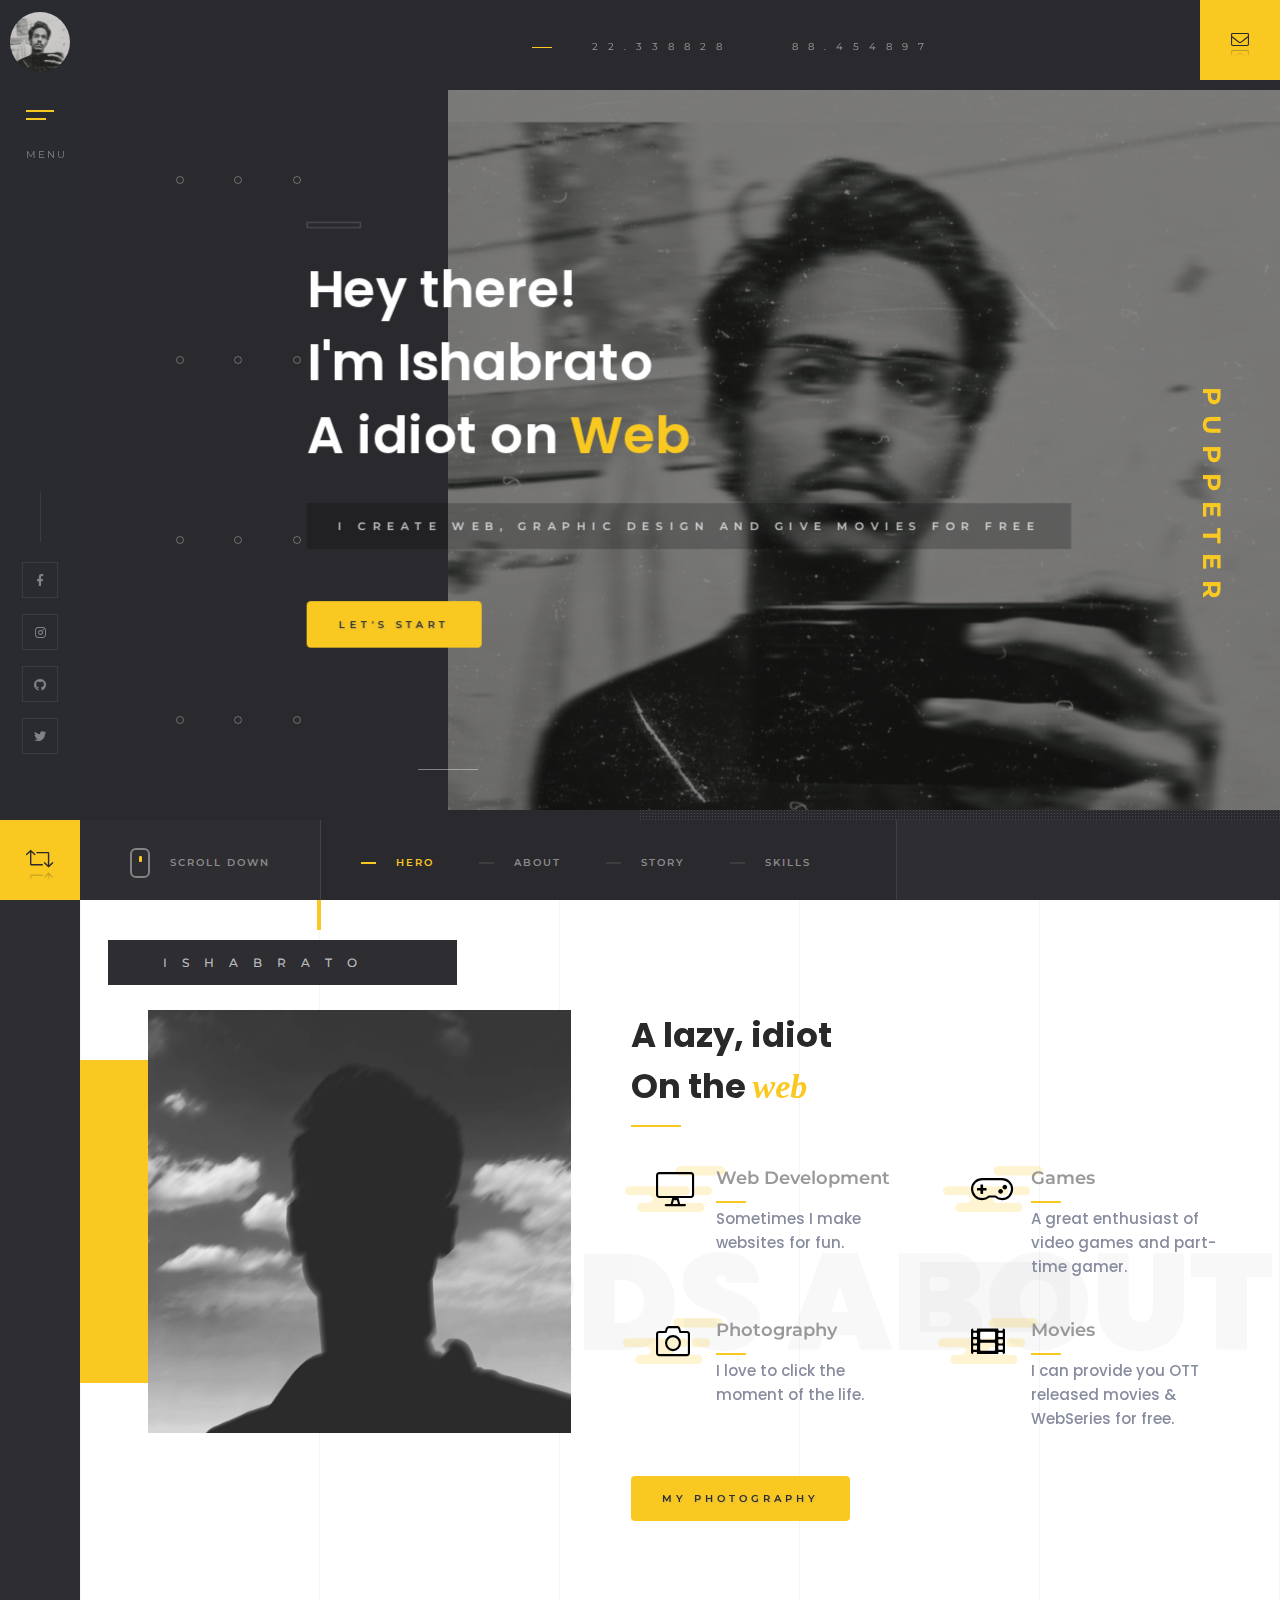
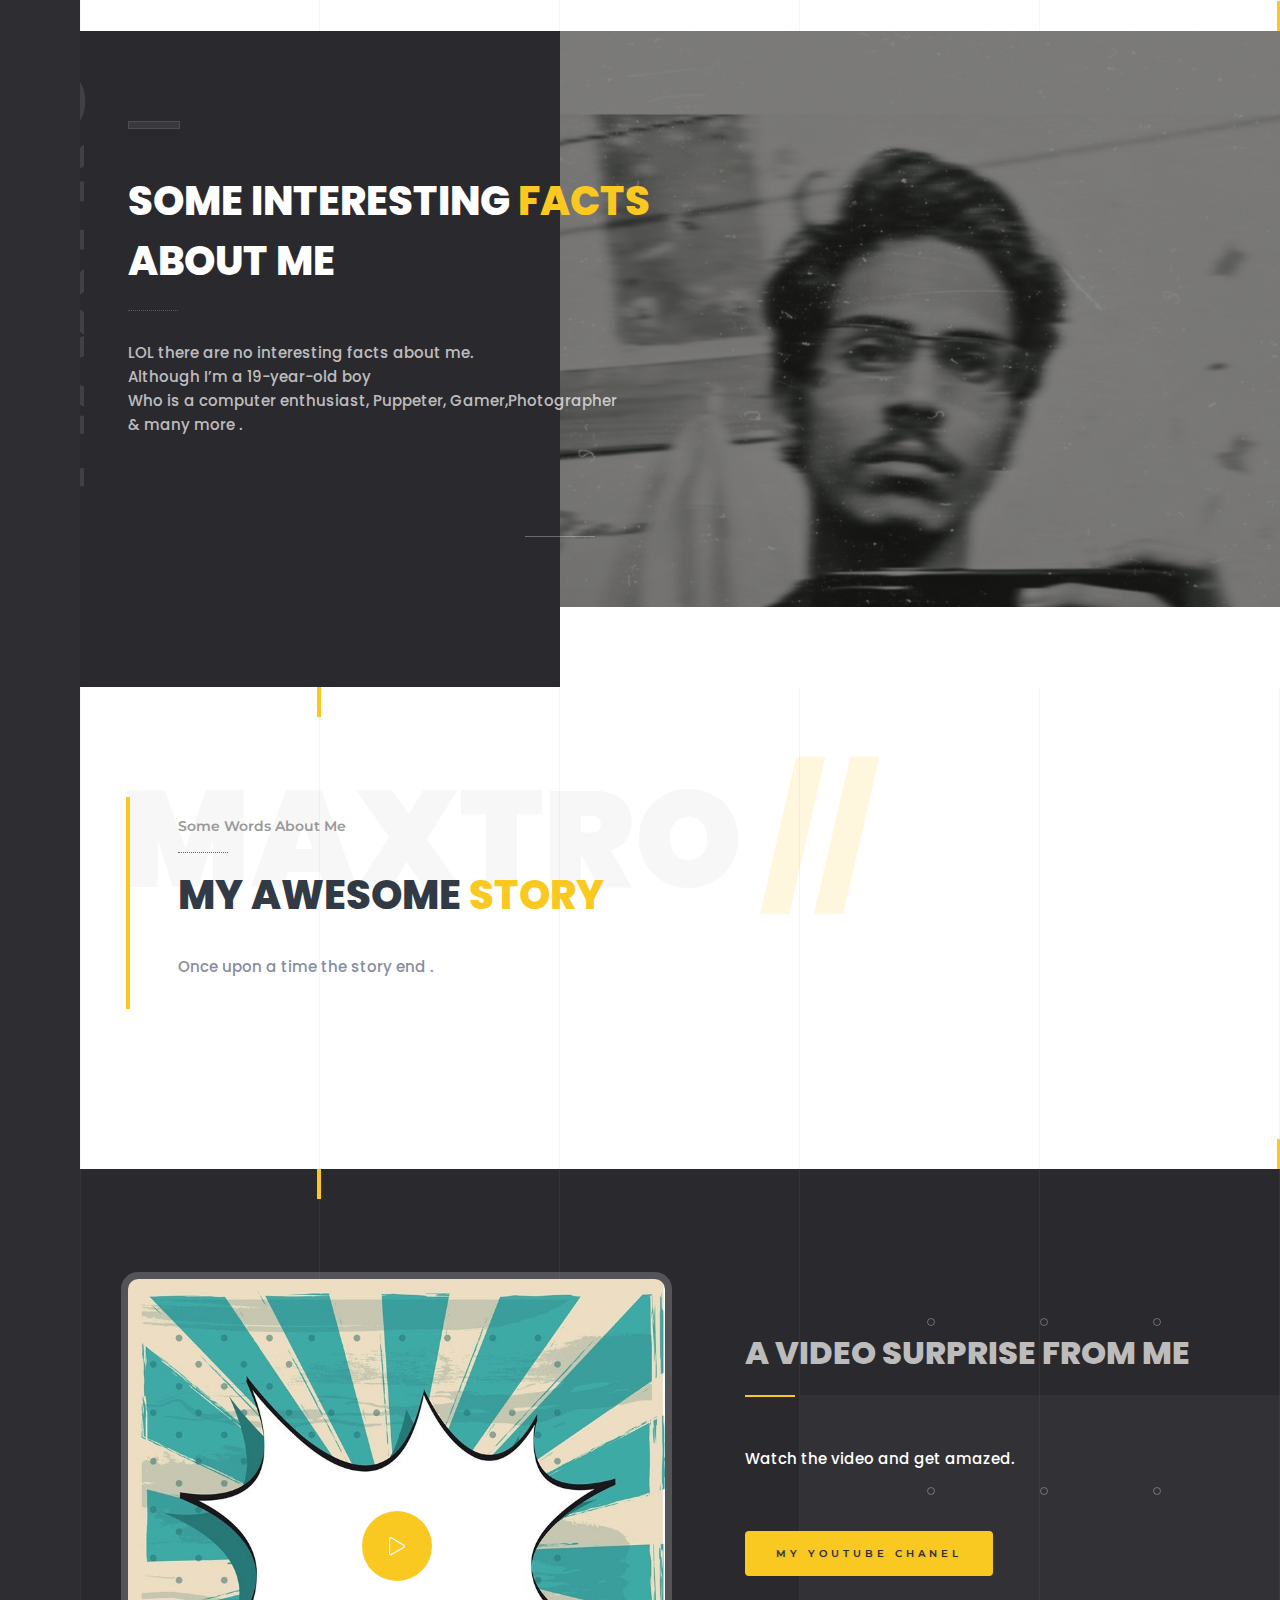
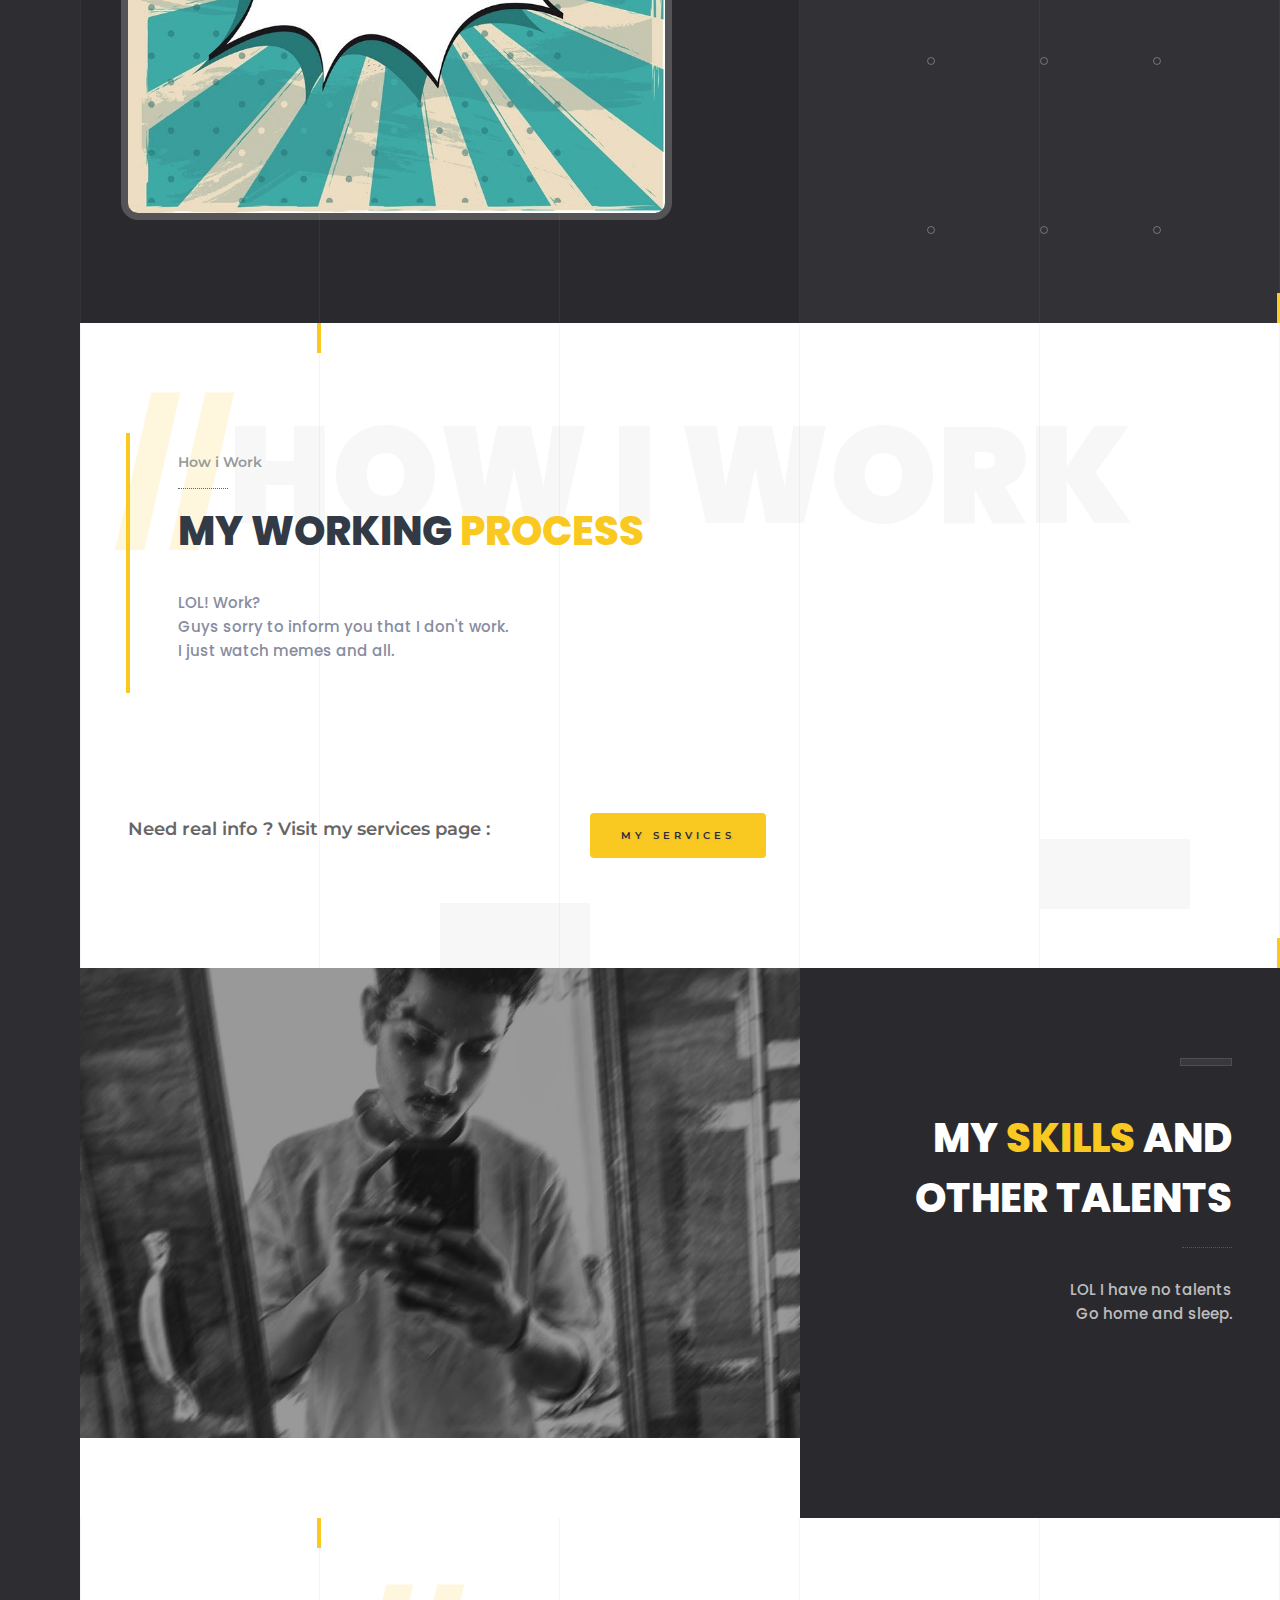
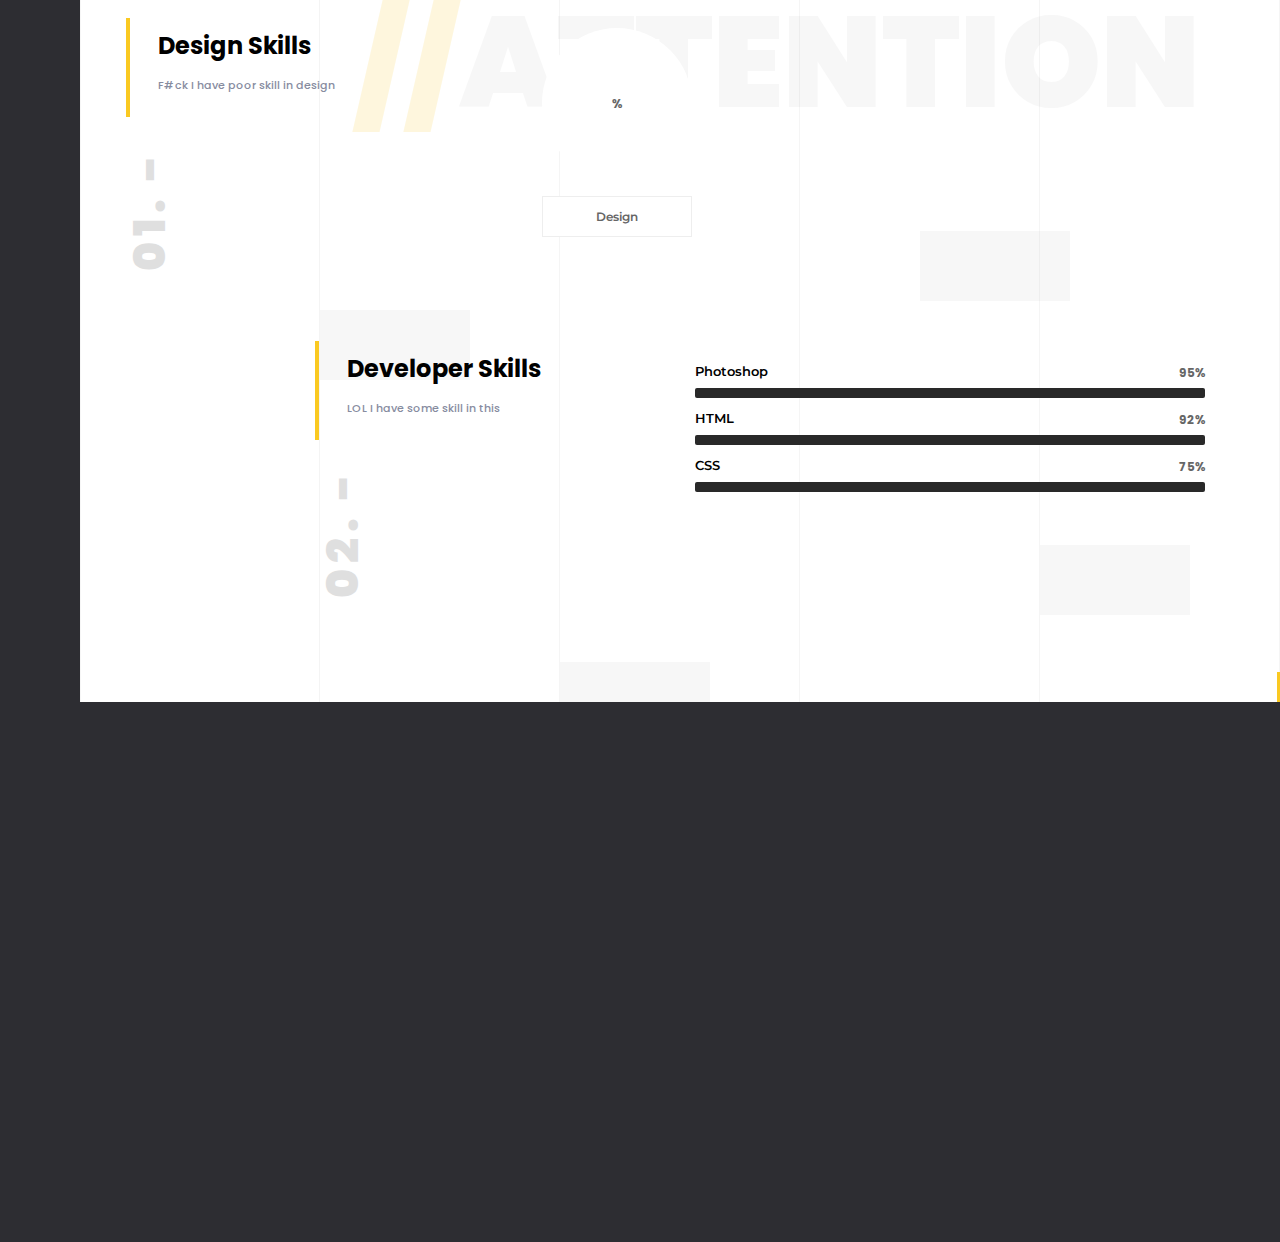
<file: index.html>
<!DOCTYPE HTML>
<html lang="en">
    <head>
        <!--=============== basic  ===============-->
        <meta charset="UTF-8">
        <title>Ishabrato ~Trash site</title>
        <meta name="viewport" content="width=device-width, initial-scale=1.0, minimum-scale=1.0, maximum-scale=1.0, user-scalable=no">
        <meta name="robots" content="index, follow"/>
        <meta name="keywords" content=""/>
        <meta name="description" content=""/>
        <!--=============== css  ===============-->
        <link type="text/css" rel="stylesheet" href="css/reset.css">
        <link type="text/css" rel="stylesheet" href="css/plugins.css">
        <link type="text/css" rel="stylesheet" href="css/style.css">
        <link type="text/css" rel="stylesheet" href="css/color.css">
        <!--=============== favicons ===============-->
        <link rel="shortcut icon" href="images/favicon.ico">
    </head>
    <body>
        <!--loader-->
        <div class="loader-wrap">
            <div class="pin"></div>
        </div>
        <!--loader end-->
        <!-- Main  -->
        <div id="main">
            <!-- header-->
            <header class="main-header">
                <a class="logo-holder" href="index.html">
                <img src="images/logo.png"  alt="">
                </a>
                <!-- nav-button-wrap-->
                <div class="nav-button but-hol">
                    <span  class="nos"></span>
                    <span class="ncs"></span>
                    <span class="nbs"></span>
                    <div class="menu-button-text">Menu</div>
                </div>
                <!-- nav-button-wrap end-->
                <div class="header-social">
                    <ul >
                        <li><a href="https://www.facebook.com/ishabrato.joardar" target="_blank"><i class="fab fa-facebook-f"></i></a></li>
                        <li><a href="https://www.instagram.com/officialmaxtro/" target="_blank"><i class="fab fa-instagram"></i></a></li>
                        <li><a href="https://github.com/TechMaxTro" target="_blank"><i class="fab fa-github"></i></a></li>
                        <li><a href="#" target="_blank"><i class="fab fa-twitter"></i></a></li>
                        
                    </ul>
                </div>
                <!--  showshare -->  
                <div class="show-share showshare">
                    <i class="fal fa-retweet"></i>
                    <span>Share This</span>
                </div>
                <!--  showshare end -->
            </header>
            <!--  header end -->
           <!--  navigation bar -->
           <div class="nav-overlay">
            <div class="tooltip color-bg">Close Menu</div>
        </div>
        <div class="nav-holder">
            <a class="header-logo" href="index.html"><<h3>Ishabrato</h3></a> 
            <div class="nav-title"><span>Menu</span></div>
            <div class="nav-inner-wrap">
                <nav class="nav-inner sound-nav" id="menu">
                    <ul>
                        <li><a href="index.html">Home</a></li>
                        <li><a href="gallery.html">Gallery</a></li>
                        <li><a href="services.html">Services</a></li>
                        <li><a href="contacts.html">Contacts</a></li>
                        <li>
                            <a href="#">Pages</a>
                            <!--level 2 -->
                            <ul>
                                <li><a href="birthday.html">Birthday</a></li>
                                <li><a href="404.html">Onlyfans</a></li>
                            </ul>
                            <!--level 2 end -->
                        </li>
                    </ul>
                </nav>
            </div>
        </div>
        <!--  navigation bar end -->
            <!-- wrapper-->
            <div id="wrapper">
                <!-- scroll-nav-wrap-->
                <div class="scroll-nav-wrap fl-wrap">
                    <div class="scroll-down-wrap">
                        <div class="mousey">
                            <div class="scroller"></div>
                        </div>
                        <span>Scroll Down</span>
                    </div>
                    <nav class="scroll-nav scroll-init">
                        <ul>
                            <li><a class="scroll-link act-link" href="#sec1">Hero</a></li>
                            <li><a class="scroll-link" href="#sec2">About</a></li>
                            <li><a class="scroll-link" href="#sec3">Story</a></li>
                            <li><a class="scroll-link" href="#sec4">Skills</a></li>
                           
                        </ul>
                    </nav>
                </div>
                <!-- scroll-nav-wrap end-->
                <!-- hero-wrap-->
                <div class="hero-wrap no-hidden" id="sec1" data-scrollax-parent="true">
                    <!-- impulse-wrap-->
                    <div class="impulse-wrap">
                        <div class="mm-parallax">
                            <div class="half-hero-wrap section-entry">
                                <h1>Hey there!<br>I'm  Ishabrato<br>A idiot on <span> Web </span></h1>
                                <h4>I create web, graphic design and give movies for free</h4>
                                <div class="clearfix"></div>
                                <a href="#sec2" class="custom-scroll-link btn float-btn flat-btn color-btn mar-top">Let's Start</a> 
                            </div>
                            <div class="half-bg">
                                <div class="bg"  data-bg="images/assets/selfbg.jpg" data-scrollax="properties: { translateY: '250px' }"></div>
                                <div class="overlay"></div>
                            </div>
                        </div>
                    </div>
                    <!-- impulse-wrap end-->
                    <!--hero dec-->
                    <div class="hero-decor-let">
                        <div>Puppeter</div>
                        <div><span>Lazy</span></div>
                        <div>Gamer</div>
                        <div><span>Idiot</span></div>
                    </div>
                    <div class="hero-decor-numb"><span>22.338828  </span><span>88.454897 </span> <a href="https://goo.gl/maps/z5n4cHPLm6vQNFgX6" target="_blank" class="hero-decor-numb-tooltip">Based In Kolkata</a></div>
                    <div class="hero-line-dec imp-her-line"></div>
                    <div class="pattern-bg"></div>
                    <div class="half-bg-dec" data-ran="12"></div>
                    <!--hero dec end-->
                </div>
                <!-- hero-wrap end-->
                <!-- Content-->
                <div class="content">
                    <!-- section-->
                    <section data-scrollax-parent="true" id="sec2">
                        <div class="section-subtitle"  data-scrollax="properties: { translateY: '-250px' }" > <span>//</span>Words About  </div>
                        <div class="container">
                            <div class="row">
                                <div class="col-md-5">
                                    <div class="collage-image fl-wrap">
                                        <div class="collage-image-title" data-scrollax="properties: { translateY: '150px' }">Ishabrato</div>
                                        <img src="images/assets/self2.jpg" class="respimg" alt="">
                                    </div>
                                </div>
                                <div class="col-md-7">
                                    <div class="main-about fl-wrap">
                                        
                                        <h2>A lazy, idiot<br> On the <span> web </span>  </h2>
                                        
                                        <div class="features-box-container fl-wrap">
                                            <div class="row">
                                                <!--features-box --> 
                                                <div class="features-box col-md-6">
                                                    <div class="time-line-icon">
                                                        <i class="fal fa-desktop"></i>
                                                    </div>
                                                    <h3>Web Development</h3>
                                                    <p>Sometimes I make websites for fun.   </p>
                                                </div>
                                                <!-- features-box end  --> 
                                                <!--features-box --> 
                                                <div class="features-box col-md-6">
                                                    <div class="time-line-icon">
                                                        <i class="fal fa-gamepad"></i>
                                                    </div>
                                                    <h3>Games</h3>
                                                    <p>A great enthusiast of video games and part-time gamer.   </p>
                                                </div>
                                                <!-- features-box end  --> 
                                                <!--features-box --> 
                                                <div class="features-box col-md-6">
                                                    <div class="time-line-icon">
                                                        <i class="fal fa-camera"></i>
                                                    </div>
                                                    <h3>Photography</h3>
                                                    <p>I love to click the moment of the life.   </p>
                                                </div>
                                                <!-- features-box end  -->                                
                                                <!--features-box --> 
                                                <div class="features-box col-md-6">
                                                    <div class="time-line-icon">
                                                        <i class="fa fa-film"></i>
                                                    </div>
                                                    <h3>Movies</h3>
                                                    <p>I can provide you OTT released movies & WebSeries for free.  </p>
                                                </div>
                                                <!-- features-box end  -->  
                                            </div>
                                        </div>
                                        <!-- features-box-container end  -->
                                        <a href="gallery.html" class="btn float-btn flat-btn color-btn">My Photography</a>
                                    </div>
                                </div>
                            </div>
                        </div>
                        <div class="bg-parallax-module" data-position-top="90"  data-position-left="25" data-scrollax="properties: { translateY: '-250px' }"></div>
                        <div class="bg-parallax-module" data-position-top="70"  data-position-left="70" data-scrollax="properties: { translateY: '150px' }"></div>
                        <div class="sec-lines"></div>
                    </section>
                    <!-- section end-->
                    <!-- section-->
                    <section class="parallax-section dark-bg sec-half parallax-sec-half-right" data-scrollax-parent="true">
                        <div class="bg par-elem"  data-bg="images/assets/selfbg.jpg" data-scrollax="properties: { translateY: '30%' }"></div>
                        <div class="overlay"></div>
                        <div class="container">
                            <div class="section-title">
                                <h2>Some Interesting <span>Facts </span> <br> About Me</h2>
                                <p> LOL there are no interesting facts about me. <br> Although  I’m a 19-year-old boy <br> Who is a computer enthusiast, Puppeter, Gamer,Photographer <br>& many more .  </p>
                                <div class="horizonral-subtitle"><span>Maxtro</span></div>
                            </div>
                        </div>
                    </section>
                    <!-- section end-->
                    <!-- section-->
                    <section data-scrollax-parent="true" id="sec3">
                        <div class="section-subtitle"  data-scrollax="properties: { translateY: '-250px' }" >Maxtro  <span>//</span></div>
                        <div class="container">
                            <!-- section-title -->
                            <div class="section-title fl-wrap">
                                <h3>Some Words About Me</h3>
                                <h2>My Awesome <span> Story</span></h2>
                                <p>
                                    Once upon a time the story end .  
                                </p>
                            </div>
                            <!-- section-title end --> 
                        </div>
                        <div class="sec-lines"></div>
                    </section>
                    <!-- section end-->
                    <!-- section  -->
                    <section class="dark-bg sinsec-dec sinsec-dec2">
                        <div class="container">
                            <div class="row">
                                <div class="col-md-6">
                                    <div class="video-box fl-wrap">
                                        <img src="images/assets/vid.jpg" class="respimg" alt="">
                                        <a class="video-box-btn color-bg image-popup" href="https://www.youtube.com/watch?v=xvFZjo5PgG0"><i class="fal fa-play" aria-hidden="true"></i></a>
                                    </div>
                                </div>
                                <div class="col-md-6">
                                    <div class="video-promo-text fl-wrap mar-top">
                                        <h3>A Video surprise from me   </h3>
                                        <p>Watch the video and get amazed. </p>
                                        <a href="https://www.youtube.com/channel/UClRikBX0SQyQ9Xcld_ICjHQ" class="btn float-btn flat-btn color-btn mar-top">My Youtube Chanel</a>
                                    </div>
                                </div>
                            </div>
                        </div>
                        <div class="half-bg-dec single-half-bg-dec" data-ran="12"></div>
                        <div class="sec-lines"></div>
                    </section>
                    <!-- sectio endn-->                              
                    <!-- section-->
                    <section  data-scrollax-parent="true">
                        <div class="section-subtitle"  data-scrollax="properties: { translateY: '-250px' }"><span>//</span>How I Work</div>
                        <div class="container">
                            <!-- section-title -->
                            <div class="section-title fl-wrap">
                                <h3>How i Work</h3>
                                <h2>My   Working   <span>Process</span></h2>
                                <p>LOL! Work?<br>Guys sorry to inform you that I don't work.<br>I just watch memes and all.  </p>
                            </div>
                            <!-- section-title end -->
                            
                            <div class="fl-wrap mar-top">
                                <div class="srv-link-text">
                                    <h4>Need real info ? Visit my services page :  </h4>
                                    <a href="services.html" class="btn float-btn flat-btn color-btn">My Services</a> 
                                </div>
                            </div>
                        </div>
                        <div class="bg-parallax-module" data-position-top="90"  data-position-left="30" data-scrollax="properties: { translateY: '-150px' }"></div>
                        <div class="bg-parallax-module" data-position-top="80"  data-position-left="80" data-scrollax="properties: { translateY: '350px' }"></div>
                        <div class="sec-lines"></div>
                    </section>
                    <!-- section end -->
                    <!-- section-->
                    <section class="parallax-section dark-bg sec-half parallax-sec-half-left" data-scrollax-parent="true" id="sec4">
                        <div class="bg par-elem"  data-bg="images/assets/self.jpg" data-scrollax="properties: { translateY: '30%' }"></div>
                        <div class="overlay"></div>
                        <div class="container">
                            <div class="section-title">
                                <h2>My    <span> skills </span>  and <br>    other talents  </h2>
                                <p> LOL I have no talents <br> Go home and sleep.  </p>
                                <div class="horizonral-subtitle"><span>Power</span></div>
                            </div>
                        </div>
                    </section>
                    <!-- section end -->
                    <!-- section -->
                    <section data-scrollax-parent="true">
                        <div class="section-subtitle right-pos"  data-scrollax="properties: { translateY: '-250px' }" ><span>//</span>attention</div>
                        <div class="container">
                            <!-- Skills-->
                            <div class="fl-wrap mar-bottom skill-wrap">
                                <div class="row">
                                    <div class="col-md-4">
                                        <div class="pr-title fl-wrap">
                                            <h3>Design Skills</h3>
                                            <span>F#ck I have poor skill in design</span>
                                        </div>
                                        <div class="ci-num"><span>01. - </span></div>
                                    </div>
                                    <div class="col-md-8">
                                        <!-- skills  -->
                                        <div class="piechart-holder animaper" data-skcolor="#FAC921">
                                            <div class="row">
                                                <!-- 1  -->
                                                <div class="piechart">
                                                    <span class="chart" data-percent="28">
                                                    <span class="percent"></span>
                                                    </span>
                                                    <h4>Design</h4>
                                                </div>
                                                <!-- 1 end -->
                                            </div>
                                        </div>
                                    </div>
                                    <!-- skills  end-->
                                </div>
                            </div>
                            <!--  Skills  end-->
                            <!--  Skills-->
                            <div class="fl-wrap mar-bottom   mar-top skill-wrap">
                                <div class="row">
                                    <div class="col-md-2"></div>
                                    <div class="col-md-4">
                                        <div class="pr-title fl-wrap">
                                            <h3>Developer Skills</h3>
                                            <span>LOL I have some skill in this</span>
                                        </div>
                                        <div class="ci-num"><span>02. - </span></div>
                                    </div>
                                    <div class="col-md-6">
                                        <div class="skillbar-box animaper">
                                            <!-- skill 1-->
                                            <div class="custom-skillbar-title"><span>Photoshop</span></div>
                                            <div class="skill-bar-percent">95%</div>
                                            <div class="skillbar-bg" data-percent="95%">
                                                <div class="custom-skillbar"></div>
                                            </div>
                                            <!-- skill 2-->
                                            <div class="custom-skillbar-title"><span>HTML</span></div>
                                            <div class="skill-bar-percent">92%</div>
                                            <div class="skillbar-bg" data-percent="92%">
                                                <div class="custom-skillbar"></div>
                                            </div>
                                            <!-- skill 3-->
                                            <div class="custom-skillbar-title"><span>CSS</span></div>
                                            <div class="skill-bar-percent">75%</div>
                                            <div class="skillbar-bg" data-percent="75%">
                                                <div class="custom-skillbar"></div>
                                            </div>
                                        </div>
                                    </div>
                                </div>
                            </div>
                            <!--  Skills  end-->
                           
                        </div>
                        <div class="bg-parallax-module" data-position-top="50"  data-position-left="20" data-scrollax="properties: { translateY: '-250px' }"></div>
                        <div class="bg-parallax-module" data-position-top="40"  data-position-left="70" data-scrollax="properties: { translateY: '150px' }"></div>
                        <div class="bg-parallax-module" data-position-top="80"  data-position-left="80" data-scrollax="properties: { translateY: '350px' }"></div>
                        <div class="bg-parallax-module" data-position-top="95"  data-position-left="40" data-scrollax="properties: { translateY: '-550px' }"></div>
                        <div class="sec-lines"></div>
                    </section>
                    <!-- section end -->
                    </div>
                <!-- Content end -->
                <!-- footer-->
                <div class="height-emulator fl-wrap"></div>
                <footer class="main-footer fixed-footer">
                    <!--footer-inner--> 
                    <div class="footer-inner fl-wrap">
                        <div class="container">
                            <div class="partcile-dec" data-parcount="90"></div>
                            <div class="row">
                                <div class="col-md-2">
                                    <div class="footer-title fl-wrap">
                                        <span>Maxtro</span>
                                    </div>
                                </div>
                                
                                <div class="col-md-5">
                                    <div class="footer-header fl-wrap">Contacts</div>
                                    <!-- footer-box--> 
                                    <div class="footer-box fl-wrap">
                                        <p>AFK~~~ Don't contact</p>
                                        
                                        <!-- footer-contacts-->                    
                                        <div class="footer-contacts fl-wrap">
                                            <ul>
                                                <li><i class="fal fa-phone"></i><span>Phone :</span><a href="#">+91 9874361521</a></li>
                                                <li><i class="fal fa-envelope"></i><span>Email :</span><a href="#">ishabrato@protonmail.com</a></li>
                                                <li><i class="fal fa-map-marker"></i><span>Address</span><a href="#">Baruipur, Kolkata</a></li>
                                            </ul>
                                        </div>
                                        <!-- footer end -->                                        
                                        <!-- footer-socilal -->            
                                        <div class="footer-socilal fl-wrap">
                                            <ul >
                                                <li><a href="https://www.facebook.com/ishabrato.joardar" target="_blank"><i class="fab fa-facebook-f"></i></a></li>
                                                <li><a href="https://www.instagram.com/officialmaxtro/" target="_blank"><i class="fab fa-instagram"></i></a></li>
                                                <li><a href="#" target="_blank"><i class="fab fa-twitter"></i></a></li>
                                                <li><a href="https://github.com/TechMaxTro" target="_blank"><i class="fab fa-github"></i></a></li>
                                            </ul>
                                        </div>
                                        <!-- footer-socilal end -->       
                                    </div>
                                    <!-- footer-box end--> 
                                </div>
                            </div>
                        </div>
                    </div>
                    <!--footer-inne endr--> 
                    <!--subfooter--> 
                    <div class="subfooter fl-wrap">
                        <div class="container">
                            <!-- policy-box-->
                            <div class="cnt">
                                <span>&#169; Ishabrato 2022  /  All rights reserved. </span>
                            </div>
                            <!-- policy-box end-->
                            <a href="#" class="to-top color-bg"><i class="fal fa-angle-up"></i><span></span></a>
                        </div>
                    </div>
                    <!--subfooter end--> 
                </footer>
                <!-- footer end-->
                <!-- contact-btn -->	
                <a class="contact-btn color-bg" href="contacts.html"><i class="fal fa-envelope"></i><span>Get in Touch</span></a>  
                <!-- contact-btn end -->	      
            </div>
            <!--   content end -->
            <!-- share-wrapper -->                       
            <div class="share-wrapper isShare">
                <div class="share-title"><span>Share</span></div>
                <div class="close-share soa"><span>Close</span><i class="fal fa-times"></i></div>
                <div class="share-inner soa">
                    <div class="share-container"></div>
                </div>
            </div>
            <!-- share-wrapper end -->	
        </div>
        <!-- Main end -->
        <!--=============== scripts  ===============-->
        <script type="text/javascript" src="js/jquery.min.js"></script>
        <script type="text/javascript" src="js/plugins.js"></script>
        <script type="text/javascript" src="js/scripts.js"></script>
    </body>
</html>
</file>
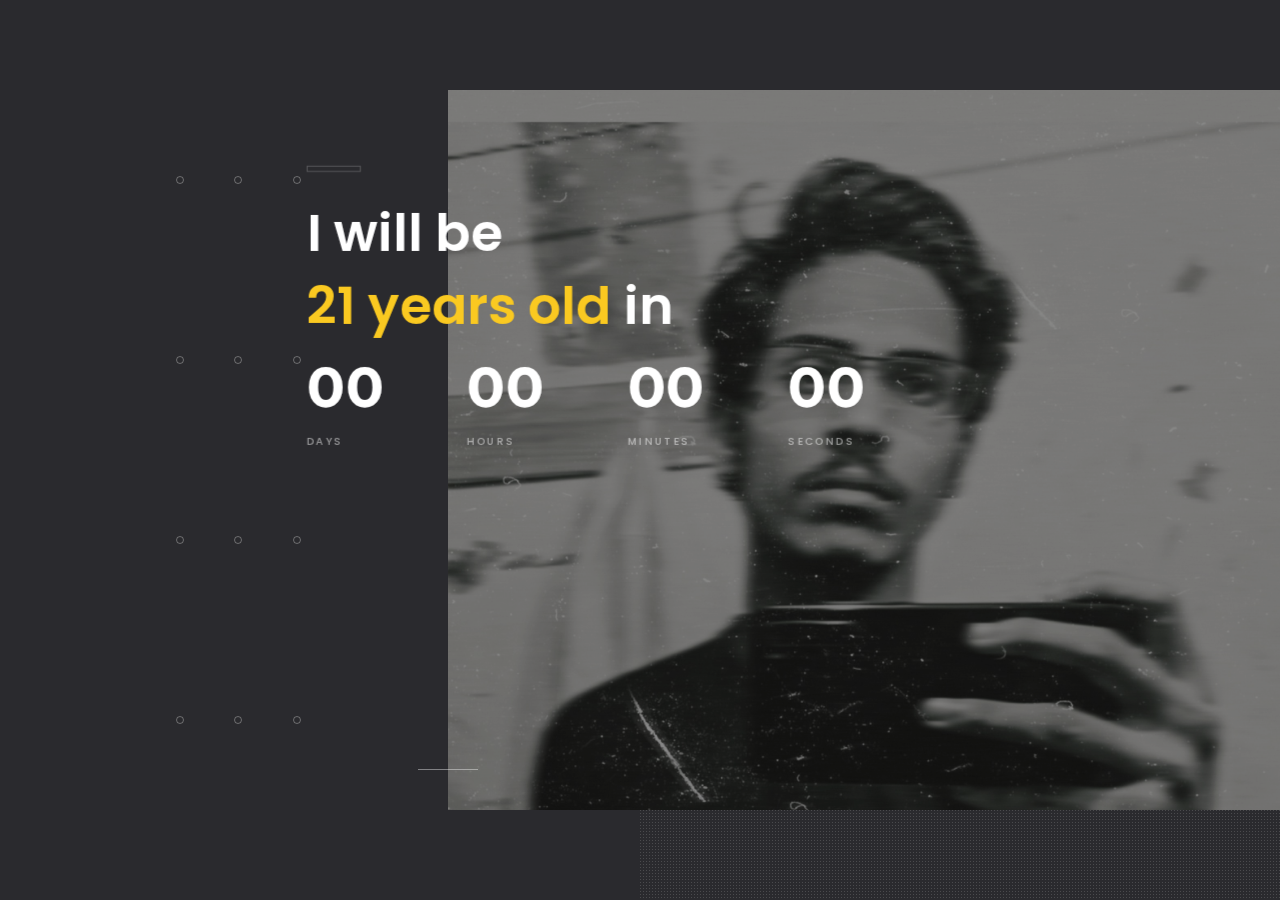
<file: birthday.html>
<!DOCTYPE HTML>
<html lang="en">
    <head>
        <!--=============== basic  ===============-->
        <meta charset="UTF-8">
        <title>Birthday ~Ishabrato</title>
        <meta name="viewport" content="width=device-width, initial-scale=1.0, minimum-scale=1.0, maximum-scale=1.0, user-scalable=no">
        <meta name="robots" content="index, follow"/>
        <meta name="keywords" content=""/>
        <meta name="description" content=""/>
        <!--=============== css  ===============-->
        <link type="text/css" rel="stylesheet" href="css/reset.css">
        <link type="text/css" rel="stylesheet" href="css/plugins.css">
        <link type="text/css" rel="stylesheet" href="css/style.css">
        <link type="text/css" rel="stylesheet" href="css/color.css">
        <!--=============== favicons ===============-->
        <link rel="shortcut icon" href="images/favicon.ico">
    </head>
    <body>
        <!--loader-->
        <div class="loader-wrap">
            <div class="pin"></div>
        </div>
        <!--loader end-->
        <!-- Main  -->
        <div id="main">
            <div class="cs-wrap">
                <!-- hero-wrap-->
                <div class="hero-wrap soon-wrap">
                    <div class="impulse-wrap">
                        <div class="mm-parallax">
                            <div class="half-hero-wrap section-entry">
                                <h1>I will be <br>  <span> 21 years old</span> in </h1>
                                <div class="counter-widget fl-wrap" data-countDate="3/11/2024">
                                    <!-- countdown -->
                                    <div class="countdown fl-wrap">
                                        <div class="countdown-item">
                                            <span class="days rot">00</span>
                                            <p>days</p>
                                        </div>
                                        <div class="countdown-item">
                                            <span class="hours rot">00</span>
                                            <p>hours </p>
                                        </div>
                                        <div class="countdown-item">
                                            <span class="minutes rot2">00</span>
                                            <p>minutes </p>
                                        </div>
                                        <div class="countdown-item">
                                            <span class="seconds rot2">00</span>
                                            <p>seconds</p>
                                        </div>
                                    </div>
                                    <!-- countdown end -->  
                                </div>
                                
                            </div>
                            <div class="half-bg">
                                <div class="bg"  data-bg="images/assets/selfbg.jpg"></div>
                                <div class="overlay"></div>
                            </div>
                        </div>
                    </div>
                    <!-- impulse-wrap end-->
                </div>
                <!-- hero-wrap end-->
                <div class="hero-line-dec imp-her-line"></div>
                <div class="pattern-bg"></div>
                <div class="half-bg-dec" data-ran="12"></div>
            </div>
        </div>
        <!-- Main end -->
        <!--=============== scripts  ===============-->
        <script type="text/javascript" src="js/jquery.min.js"></script>
        <script type="text/javascript" src="js/plugins.js"></script>
        <script type="text/javascript" src="js/scripts.js"></script>
    </body>
</html>
</file>
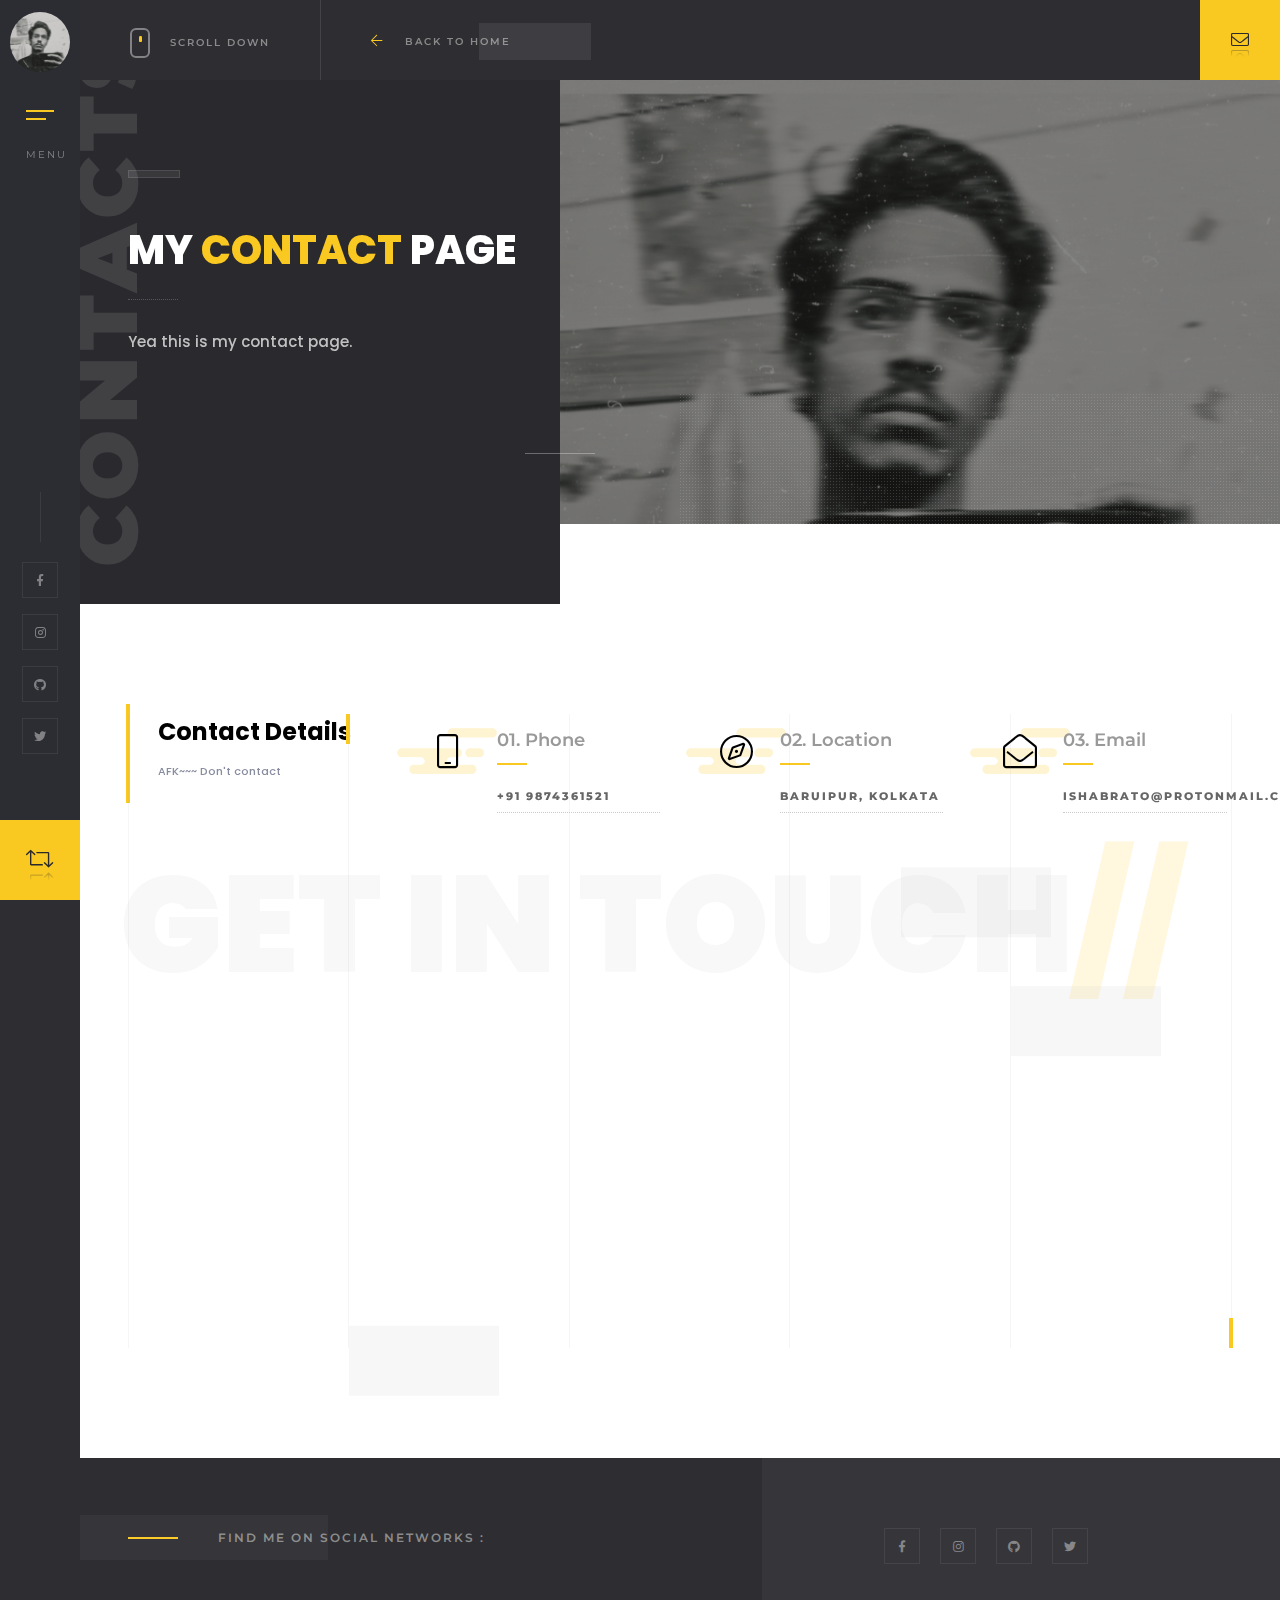
<file: contacts.html>
<!DOCTYPE HTML>
<html lang="en">
    <head>
        <!--=============== basic  ===============-->
        <meta charset="UTF-8">
        <title>Contact ~Ishabrato</title>
        <meta name="viewport" content="width=device-width, initial-scale=1.0, minimum-scale=1.0, maximum-scale=1.0, user-scalable=no">
        <meta name="robots" content="index, follow"/>
        <meta name="keywords" content=""/>
        <meta name="description" content=""/>
        <!--=============== css  ===============-->
        <link type="text/css" rel="stylesheet" href="css/reset.css">
        <link type="text/css" rel="stylesheet" href="css/plugins.css">
        <link type="text/css" rel="stylesheet" href="css/style.css">
        <link type="text/css" rel="stylesheet" href="css/color.css">
        <!--=============== favicons ===============-->
        <link rel="shortcut icon" href="images/favicon.ico">
    </head>
    <body>
        <!--loader-->
        <div class="loader-wrap">
            <div class="pin"></div>
        </div>
        <!--loader end-->
        <!-- Main  -->
        <div id="main">
            <!-- header-->
            <header class="main-header">
                <a class="logo-holder" href="index.html">
                <img src="images/logo.png"  alt="">
                </a>
                <!-- nav-button-wrap-->
                <div class="nav-button but-hol">
                    <span  class="nos"></span>
                    <span class="ncs"></span>
                    <span class="nbs"></span>
                    <div class="menu-button-text">Menu</div>
                </div>
                <!-- nav-button-wrap end-->
                <div class="header-social">
                    <ul >
                        <li><a href="https://www.facebook.com/ishabrato.joardar" target="_blank"><i class="fab fa-facebook-f"></i></a></li>
                        <li><a href="https://www.instagram.com/officialmaxtro/" target="_blank"><i class="fab fa-instagram"></i></a></li>
                        <li><a href="https://github.com/TechMaxTro" target="_blank"><i class="fab fa-github"></i></a></li>
                        <li><a href="#" target="_blank"><i class="fab fa-twitter"></i></a></li>
                    </ul>
                </div>
                <!--  showshare -->  
                <div class="show-share showshare">
                    <i class="fal fa-retweet"></i>
                    <span>Share This</span>
                </div>
                <!--  showshare end -->
            </header>
            <!--  header end -->
            <!--  navigation bar -->
           <div class="nav-overlay">
            <div class="tooltip color-bg">Close Menu</div>
        </div>
        <div class="nav-holder">
            <a class="header-logo" href="index.html"><h3>Ishabrato</h3></a>
            <div class="nav-title"><span>Menu</span></div>
            <div class="nav-inner-wrap">
                <nav class="nav-inner sound-nav" id="menu">
                    <ul>
                        <li><a href="index.html">Home</a></li>
                        <li><a href="gallery.html">Gallery</a></li>
                        <li><a href="services.html">Services</a></li>
                        <li><a href="contacts.html">Contacts</a></li>
                        <li>
                            <a href="#">Pages</a>
                            <!--level 2 -->
                            <ul>
                                <li><a href="birthday.html">Birthday</a></li>
                                <li><a href="404.html">Onlyfans</a></li>
                            </ul>
                            <!--level 2 end -->
                        </li>
                    </ul>
                </nav>
            </div>
        </div>
        <!--  navigation bar end -->
            <!--wrapper-->
            <div id="wrapper" class="single-page-wrap">
                <!-- Content-->
                <div class="content">
                    <div class="single-page-decor"></div>
                    <div class="single-page-fixed-row">
                        <div class="scroll-down-wrap">
                            <div class="mousey">
                                <div class="scroller"></div>
                            </div>
                            <span>Scroll Down</span>
                        </div>
                        <a href="index.html" class="single-page-fixed-row-link"><i class="fal fa-arrow-left"></i> <span>Back to home</span></a>
                    </div>
                    <!-- section-->
                    <section class="parallax-section dark-bg sec-half parallax-sec-half-right" data-scrollax-parent="true">
                        <div class="bg par-elem"  data-bg="images/assets/selfbg.jpg" data-scrollax="properties: { translateY: '30%' }"></div>
                        <div class="overlay"></div>
                        <div class="pattern-bg"></div>
                        <div class="container">
                            <div class="section-title">
                                <h2>My <span>Contact </span>   Page</h2>
                                <p> Yea this is my contact page. </p>
                                <div class="horizonral-subtitle"><span>Contacts</span></div>
                            </div>
                        </div>
                        <a href="#sec1" class="custom-scroll-link hero-start-link"><span>Let's Start</span> <i class="fal fa-long-arrow-down"></i></a>
                    </section>
                    <!-- section end-->
                    <!-- section end-->  
                    <section data-scrollax-parent="true" id="sec1">
                        <div class="section-subtitle"  data-scrollax="properties: { translateY: '-250px' }" >Get in Touch<span>//</span></div>
                        <div class="container">
                            <!-- contact details --> 
                            <div class="fl-wrap   mar-bottom">
                                <div class="row">
                                    <div class="col-md-3">
                                        <div class="pr-title fl-wrap">
                                            <h3>Contact  Details</h3>
                                            <span>AFK~~~ Don't contact</span>
                                        </div>
                                    </div>
                                    <div class="col-md-9">
                                        <!-- features-box-container --> 
                                        <div class="features-box-container single-serv fl-wrap">
                                            <div class="row">
                                                <!--features-box --> 
                                                <div class="features-box col-md-4">
                                                    <div class="time-line-icon">
                                                        <i class="fal fa-mobile-android"></i>
                                                    </div>
                                                    <h3>01. Phone</h3>
                                                    <a href="#">+91 9874361521</a>
                                                </div>
                                                <!-- features-box end  --> 
                                                <!--features-box --> 
                                                <div class="features-box col-md-4">
                                                    <div class="time-line-icon">
                                                        <i class="fal fa-compass"></i>
                                                    </div>
                                                    <h3>02. Location</h3>
                                                    <a href="#">Baruipur, Kolkata</a>
                                                </div>
                                                <!-- features-box end  --> 
                                                <!--features-box --> 
                                                <div class="features-box col-md-4">
                                                    <div class="time-line-icon">
                                                        <i class="fal fa-envelope-open"></i>
                                                    </div>
                                                    <h3>03. Email</h3>
                                                    <a href="#">ishabrato@protonmail.com</a>
                                                </div>
                                                <!-- features-box end  --> 
                                            </div>
                                        </div>
                                        <!-- features-box-container end  -->
                                    </div>
                                </div>
                            </div>
                            <!-- contact details end  --> 
                            <div class="fw-map-container fl-wrap mar-bottom">
                                <div class="map-container">
                                    <div id="singleMap" data-latitude="22.338837" data-longitude="88.454917" data-mapTitle="Out Location"></div>
                                </div>
                            </div>
                            <!--  map end  --> 
                            
                
                        <div class="bg-parallax-module" data-position-top="70"  data-position-left="20" data-scrollax="properties: { translateY: '-250px' }"></div>
                        <div class="bg-parallax-module" data-position-top="40"  data-position-left="70" data-scrollax="properties: { translateY: '150px' }"></div>
                        <div class="bg-parallax-module" data-position-top="80"  data-position-left="80" data-scrollax="properties: { translateY: '350px' }"></div>
                        <div class="bg-parallax-module" data-position-top="95"  data-position-left="40" data-scrollax="properties: { translateY: '-550px' }"></div>
                        <div class="sec-lines"></div>
                    </section>
                    <!-- section end-->              
                    <!-- section-->
                    <section class="dark-bg2 small-padding order-wrap">
                        <div class="container">
                            <div class="row">
                                <div class="col-md-8">
                                    <h3>Find me on social networks : </h3>
                                </div>
                                <div class="col-md-4">
                                    <ul >
                                        <li><a href="https://www.facebook.com/ishabrato.joardar" target="_blank"><i class="fab fa-facebook-f"></i></a></li>
                        <li><a href="https://www.instagram.com/officialmaxtro/" target="_blank"><i class="fab fa-instagram"></i></a></li>
                        <li><a href="https://github.com/TechMaxTro" target="_blank"><i class="fab fa-github"></i></a></li>
                        <li><a href="#" target="_blank"><i class="fab fa-twitter"></i></a></li>
                                    </ul>
                                </div>
                            </div>
                        </div>
                    </section>
                    <!-- section end-->
                </div>
                <!-- Content end -->
               <!-- footer-->
               <div class="height-emulator fl-wrap"></div>
               <footer class="main-footer fixed-footer">
                   <!--footer-inner--> 
                   <div class="footer-inner fl-wrap">
                       <div class="container">
                           <div class="partcile-dec" data-parcount="90"></div>
                           <div class="row">
                               <div class="col-md-2">
                                   <div class="footer-title fl-wrap">
                                       <span>Maxtro</span>
                                   </div>
                               </div>
                               
                               <div class="col-md-5">
                                   <div class="footer-header fl-wrap">Contacts</div>
                                   <!-- footer-box--> 
                                   <div class="footer-box fl-wrap">
                                       <p>AFK~~~ Don't contact</p>
                                       
                                       <!-- footer-contacts-->                    
                                       <div class="footer-contacts fl-wrap">
                                           <ul>
                                               <li><i class="fal fa-phone"></i><span>Phone :</span><a href="#">+91 9874361521</a></li>
                                               <li><i class="fal fa-envelope"></i><span>Email :</span><a href="#">ishabrato@protonmail.com</a></li>
                                               <li><i class="fal fa-map-marker"></i><span>Address</span><a href="#">Baruipur, Kolkata</a></li>
                                           </ul>
                                       </div>
                                       <!-- footer end -->                                        
                                       <!-- footer-socilal -->            
                                       <div class="footer-socilal fl-wrap">
                                           <ul >
                                               <li><a href="https://www.facebook.com/ishabrato.joardar" target="_blank"><i class="fab fa-facebook-f"></i></a></li>
                                               <li><a href="https://www.instagram.com/officialmaxtro/" target="_blank"><i class="fab fa-instagram"></i></a></li>
                                               <li><a href="#" target="_blank"><i class="fab fa-twitter"></i></a></li>
                                               <li><a href="https://github.com/TechMaxTro" target="_blank"><i class="fab fa-github"></i></a></li>
                                           </ul>
                                       </div>
                                       <!-- footer-socilal end -->       
                                   </div>
                                   <!-- footer-box end--> 
                               </div>
                           </div>
                       </div>
                   </div>
                   <!--footer-inne endr--> 
                   <!--subfooter--> 
                   <div class="subfooter fl-wrap">
                       <div class="container">
                           <!-- policy-box-->
                           <div class="cnt">
                               <span>&#169; Ishabrato 2022  /  All rights reserved. </span>
                           </div>
                           <!-- policy-box end-->
                           <a href="#" class="to-top color-bg"><i class="fal fa-angle-up"></i><span></span></a>
                       </div>
                   </div>
                   <!--subfooter end--> 
               </footer>
               <!-- footer end-->
                <!-- contact-btn -->	
                <a class="contact-btn color-bg" href="contacts.html"><i class="fal fa-envelope"></i><span>Get in Touch</span></a>  
                <!-- contact-btn end -->	      
            </div>
            <!--   wrapper end -->
            <!-- share-wrapper -->                       
            <div class="share-wrapper isShare">
                <div class="share-title"><span>Share</span></div>
                <div class="close-share soa"><span>Close</span><i class="fal fa-times"></i></div>
                <div class="share-inner soa">
                    <div class="share-container"></div>
                </div>
            </div>
            <!-- share-wrapper end -->	
        </div>
        <!-- Main end -->
        <!--=============== scripts  ===============-->
        <script type="text/javascript" src="js/jquery.min.js"></script>
        <script type="text/javascript" src="js/plugins.js"></script>
        <script type="text/javascript" src="js/scripts.js"></script>
        <script type="text/javascript" src="https://maps.google.com/maps/api/js?key=AIzaSyBiUGO2NWqZWlfFvPZ38ssAZLnB53J7Mo4"></script>
        <script type="text/javascript" src="js/map.js"></script>
    </body>
</html>
</file>
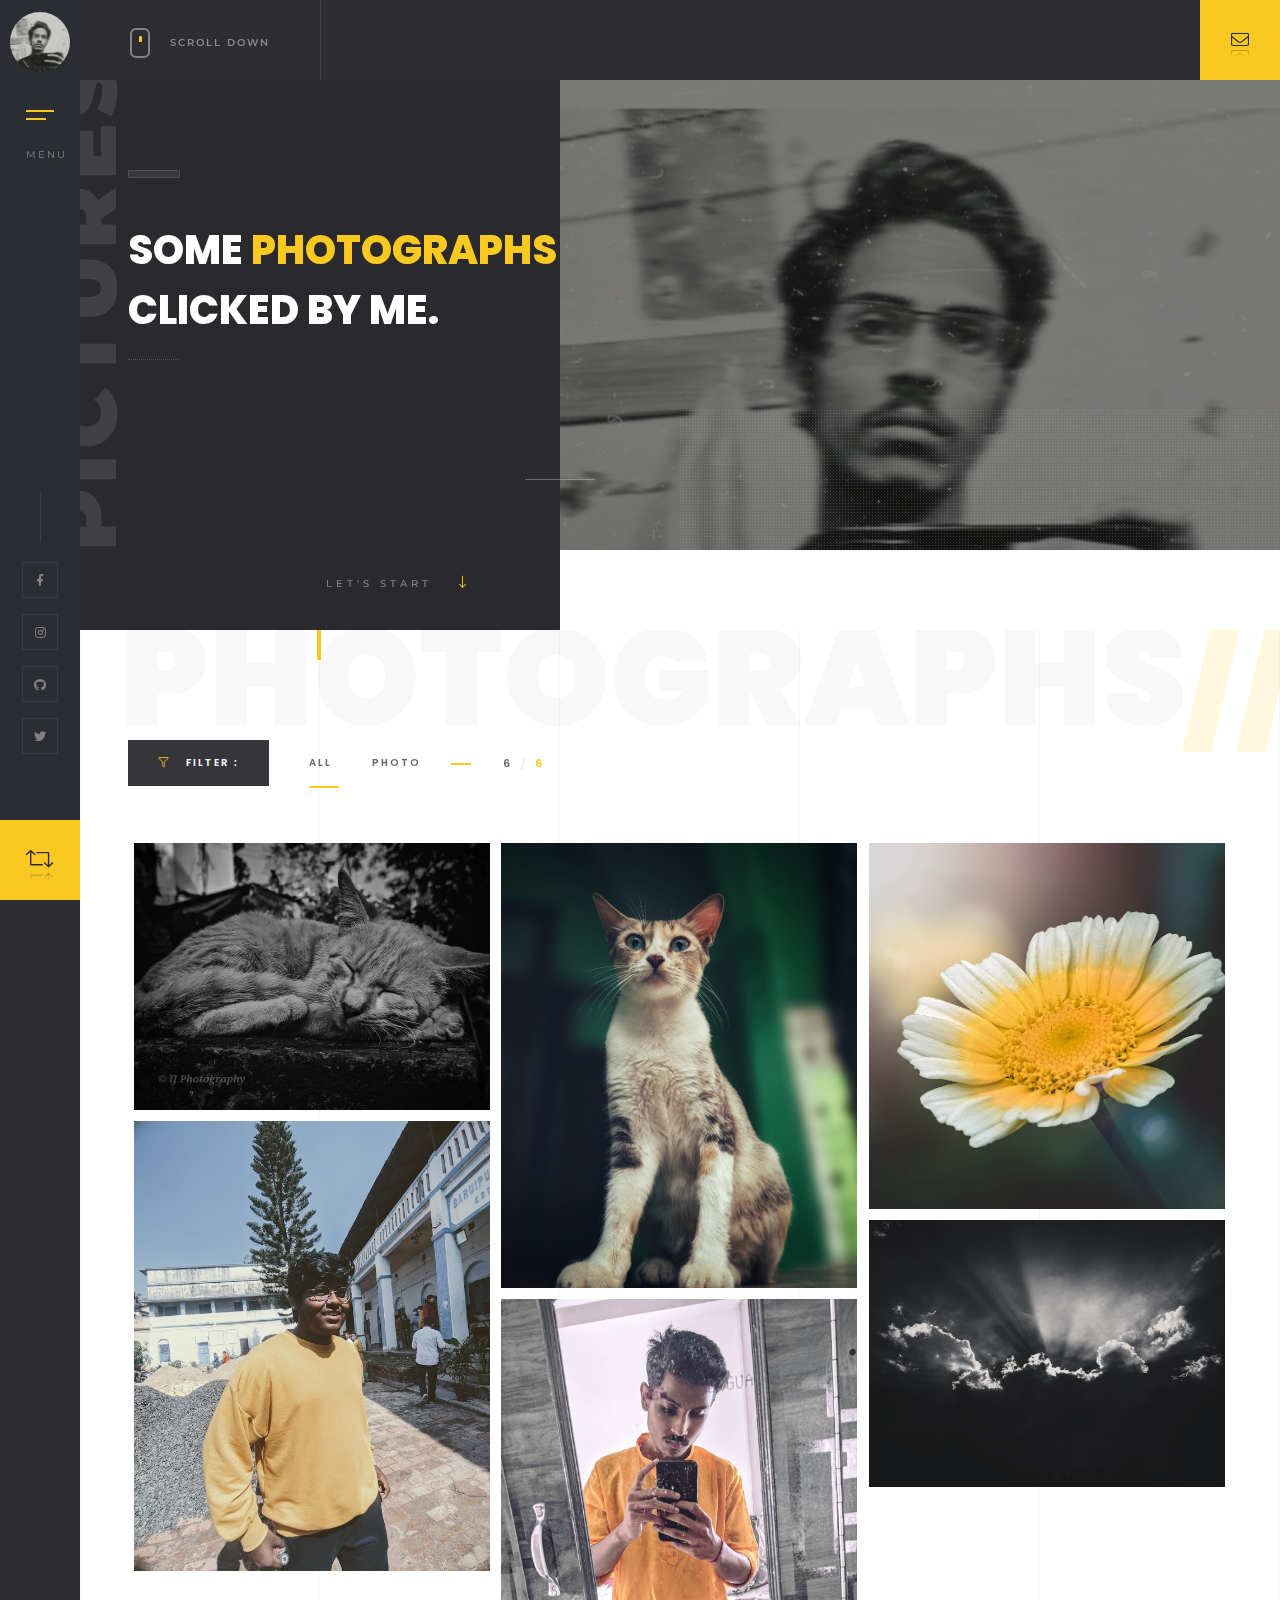
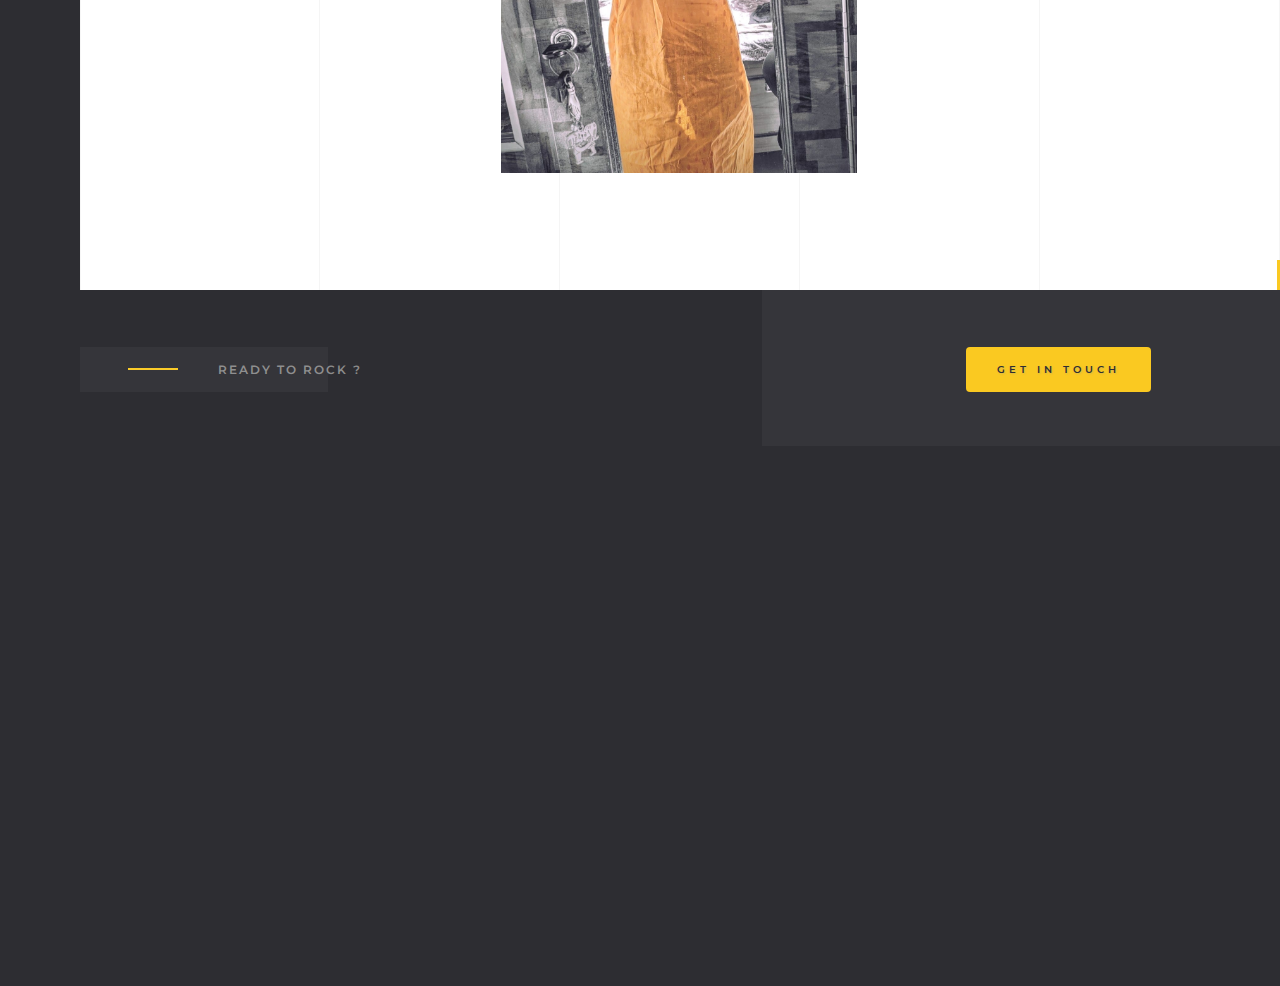
<file: gallery.html>
<!DOCTYPE HTML>
<html lang="en">
    <head>
        <!--=============== basic  ===============-->
        <meta charset="UTF-8">
        <title>Gallery ~Ishabrato</title>
        <meta name="viewport" content="width=device-width, initial-scale=1.0, minimum-scale=1.0, maximum-scale=1.0, user-scalable=no">
        <meta name="robots" content="index, follow"/>
        <meta name="keywords" content=""/>
        <meta name="description" content=""/>
        <!--=============== css  ===============-->
        <link type="text/css" rel="stylesheet" href="css/reset.css">
        <link type="text/css" rel="stylesheet" href="css/plugins.css">
        <link type="text/css" rel="stylesheet" href="css/style.css">
        <link type="text/css" rel="stylesheet" href="css/color.css">
        <!--=============== favicons ===============-->
        <link rel="shortcut icon" href="images/favicon.ico">
    </head>
    <body>
        <!--loader-->
        <div class="loader-wrap">
            <div class="pin"></div>
        </div>
        <!--loader end-->
        <!-- Main  -->
        <div id="main">
            <!-- header-->
            <header class="main-header">
                <a class="logo-holder" href="index.html">
                <img src="images/logo.png"  alt="">
                </a>
                <!-- nav-button-wrap-->
                <div class="nav-button but-hol">
                    <span  class="nos"></span>
                    <span class="ncs"></span>
                    <span class="nbs"></span>
                    <div class="menu-button-text">Menu</div>
                </div>
                <!-- nav-button-wrap end-->
                <div class="header-social">
                    <ul >
                        <li><a href="https://www.facebook.com/ishabrato.joardar" target="_blank"><i class="fab fa-facebook-f"></i></a></li>
                        <li><a href="https://www.instagram.com/officialmaxtro/" target="_blank"><i class="fab fa-instagram"></i></a></li>
                        <li><a href="https://github.com/TechMaxTro" target="_blank"><i class="fab fa-github"></i></a></li>
                        <li><a href="#" target="_blank"><i class="fab fa-twitter"></i></a></li>
                        
                    </ul>
                </div>
                <!--  showshare -->  
                <div class="show-share showshare">
                    <i class="fal fa-retweet"></i>
                    <span>Share This</span>
                </div>
                <!--  showshare end -->
            </header>
            <!--  header end -->
            <!--  navigation bar -->
            <div class="nav-overlay">
                <div class="tooltip color-bg">Close Menu</div>
            </div>
            <div class="nav-holder">
                <a class="header-logo" href="index.html"><<h3>Ishabrato</h3></a> 
                <div class="nav-title"><span>Menu</span></div>
                <div class="nav-inner-wrap">
                    <nav class="nav-inner sound-nav" id="menu">
                        <ul>
                            <li><a href="index.html">Home</a></li>
                            <li><a href="gallery.html">Gallery</a></li>
                            <li><a href="services.html">Services</a></li>
                            <li><a href="contacts.html">Contacts</a></li>
                            <li>
                                <a href="#">Pages</a>
                                <!--level 2 -->
                                <ul>
                                    <li><a href="birthday.html">Birthday</a></li>
                                    <li><a href="404.html">Onlyfans</a></li>
                                </ul>
                                <!--level 2 end -->
                            </li>
                        </ul>
                    </nav>
                </div>
            </div>
            <!--  navigation bar end -->
            <!--wrapper-->
            <div id="wrapper" class="single-page-wrap">
                <!-- Content-->
                <div class="content">
                    <div class="single-page-decor"></div>
                    <div class="single-page-fixed-row">
                        <div class="scroll-down-wrap">
                            <div class="mousey">
                                <div class="scroller"></div>
                            </div>
                            <span>Scroll Down</span>
                        </div>
                    </div>
                    <!-- section-->
                    <section class="parallax-section dark-bg sec-half parallax-sec-half-right" data-scrollax-parent="true">
                        <div class="bg par-elem"  data-bg="images/assets/selfbg.jpg" data-scrollax="properties: { translateY: '30%' }"></div>
                        <div class="overlay"></div>
                        <div class="pattern-bg"></div>
                        <div class="container">
                            <div class="section-title">
                                <h2>Some <span>Photographs</span>  <br> clicked by me.</h2>
                                
                                <div class="horizonral-subtitle"><span>Pictures</span></div>
                            </div>
                            <a href="#sec1" class="custom-scroll-link hero-start-link"><span>Let's Start</span> <i class="fal fa-long-arrow-down"></i></a>
                        </div>
                    </section>
                    <!-- section end-->
					<!-- section-->
                    <section data-scrollax-parent="true" id="sec1">
                        <div class="section-subtitle"  data-scrollax="properties: { translateY: '150px' }" >Photographs<span>//</span></div>
                        <div class="container">
                            <!-- filter -->
                            <div class="filter-holder inline-filter fl-wrap  mar-bottom">
                                <div class="filter-button"><i class="fal fa-filter"></i> <span>Filter : </span></div>
                                <div class="gallery-filters">
                                    <a href="#" class="gallery-filter  gallery-filter-active" data-filter="*">All</a>
                                    <!-- <a href="#" class="gallery-filter" data-filter=".web">Web Design</a> -->
                                    <a href="#" class="gallery-filter" data-filter=".photography">Photo</a>
                                    <!-- <a href="#" class="gallery-filter" data-filter=".branding">Branding</a> -->
                                    <!-- <a href="#" class="gallery-filter" data-filter=".uides">Ui Design</a> -->
                                </div>
                                <div class="folio-counter">
                                    <div class="num-album"></div>
                                    <div class="all-album"></div>
                                </div>
                            </div>
                            <!-- filter end-->
                            <!-- portfolio start -->
                            <div class="gallery-items spad  hde three-column">
                                <!-- gallery-item-->
                                <div class="gallery-item photography">
                                    <div class="grid-item-holder">
                                        <a href="images/assets/cat1.jpg" class="fet_pr-carousel-box-media-zoom   image-popup"><i class="fal fa-search"></i></a>
                                        <img  src="images/assets/cat1.jpg"    alt="">
                                        <div class="box-item hd-box">
                                            <div class=" fl-wrap full-height">
                                                <div class="hd-box-wrap">
                                                    <h2><a href="#">A cat sleeping</a></h2>
                                                    <p><a href="#"> Photography  </a> </p>
                                                </div>
                                            </div>
                                        </div>
                                    </div>
                                </div>
                                <!-- gallery-item end-->
                                <!-- gallery-item-->
                                <div class="gallery-item photography">
                                    <div class="grid-item-holder">
                                        <a href="images/assets/cat.jpg" class="fet_pr-carousel-box-media-zoom   image-popup"><i class="fal fa-search"></i></a>
                                        <img  src="images/assets/cat.jpg"    alt="">
                                        <div class="box-item hd-box">
                                            <div class=" fl-wrap full-height">
                                                <div class="hd-box-wrap">
                                                    <h2><a href="#">Photo of a cat</a></h2>
                                                    <p><a href="#"> Photography  </a> </p>
                                                </div>
                                            </div>
                                        </div>
                                    </div>
                                </div>
                                <!-- gallery-item end-->
                                <!-- gallery-item-->
                                <div class="gallery-item photography">
                                    <div class="grid-item-holder">
                                        <a href="images/assets/flower.jpg" class="fet_pr-carousel-box-media-zoom   image-popup"><i class="fal fa-search"></i></a>
                                        <img  src="images/assets/flower.jpg"    alt="">
                                        <div class="box-item hd-box">
                                            <div class=" fl-wrap full-height">
                                                <div class="hd-box-wrap">
                                                    <h2><a href="#">Flower</a></h2>
                                                    <p><a href="#"> Photography  </a> </p>
                                                </div>
                                            </div>
                                        </div>
                                    </div>
                                </div>
                                <!-- gallery-item end-->
                                <!-- gallery-item-->
                                <div class="gallery-item photography">
                                    <div class="grid-item-holder">
                                        <a href="images/assets/disu.jpg" class="fet_pr-carousel-box-media-zoom   image-popup"><i class="fal fa-search"></i></a>
                                        <img  src="images/assets/disu.jpg"    alt="">
                                        <div class="box-item hd-box">
                                            <div class=" fl-wrap full-height">
                                                <div class="hd-box-wrap">
                                                    <h2><a href="#">Disu Bhau</a></h2>
                                                    <p><a href="#"> Photography  </a> </p>
                                                </div>
                                            </div>
                                        </div>
                                    </div>
                                </div>
                                <!-- gallery-item end-->
                                <!-- gallery-item-->
                                <div class="gallery-item photography">
                                    <div class="grid-item-holder">
                                        <a href="images/assets/cloud.jpg" class="fet_pr-carousel-box-media-zoom   image-popup"><i class="fal fa-search"></i></a>
                                        <img  src="images/assets/cloud.jpg"    alt="">
                                        <div class="box-item hd-box">
                                            <div class=" fl-wrap full-height">
                                                <div class="hd-box-wrap">
                                                    <h2><a href="#">Clouds</a></h2>
                                                    <p><a href="#"> Photography  </a> </p>
                                                </div>
                                            </div>
                                        </div>
                                    </div>
                                </div>
                                <!-- gallery-item end-->
                                <!-- gallery-item-->
                                <div class="gallery-item photography">
                                    <div class="grid-item-holder">
                                        <a href="images/assets/selfc.jpg" class="fet_pr-carousel-box-media-zoom   image-popup"><i class="fal fa-search"></i></a>
                                        <img  src="images/assets/selfc.jpg"    alt="">
                                        <div class="box-item hd-box">
                                            <div class=" fl-wrap full-height">
                                                <div class="hd-box-wrap">
                                                    <h2><a href="#">Self</a></h2>
                                                    <p><a href="#"> The Idiot  </a> </p>
                                                </div>
                                            </div>
                                        </div>
                                    </div>
                                </div>
                                <!-- gallery-item end-->

                                
                            </div>
                            <!-- portfolio end -->
                        </div>
                        <div class="sec-lines"></div>
                    </section>
                    <!-- section-->
                    <section class="dark-bg2 small-padding order-wrap">
                        <div class="container">
                            <div class="row">
                                <div class="col-md-8">
                                    <h3>Ready To Rock ?</h3>
                                </div>
                                <div class="col-md-4"><a href="contacts.html" class="btn flat-btn color-btn">Get In Touch</a> </div>
                            </div>
                        </div>
                    </section>
                    <!-- section end-->
                </div>
                <!-- Content end -->
                <!-- footer-->
                <div class="height-emulator fl-wrap"></div>
                <footer class="main-footer fixed-footer">
                    <!--footer-inner--> 
                    <div class="footer-inner fl-wrap">
                        <div class="container">
                            <div class="partcile-dec" data-parcount="90"></div>
                            <div class="row">
                                <div class="col-md-2">
                                    <div class="footer-title fl-wrap">
                                        <span>Maxtro</span>
                                    </div>
                                </div>
                                
                                <div class="col-md-5">
                                    <div class="footer-header fl-wrap">Contacts</div>
                                    <!-- footer-box--> 
                                    <div class="footer-box fl-wrap">
                                        <p>AFK~~~ Don't contact</p>
                                        
                                        <!-- footer-contacts-->                    
                                        <div class="footer-contacts fl-wrap">
                                            <ul>
                                                <li><i class="fal fa-phone"></i><span>Phone :</span><a href="#">+91 9874361521</a></li>
                                                <li><i class="fal fa-envelope"></i><span>Email :</span><a href="#">ishabrato@protonmail.com</a></li>
                                                <li><i class="fal fa-map-marker"></i><span>Address</span><a href="#">Baruipur, Kolkata</a></li>
                                            </ul>
                                        </div>
                                        <!-- footer end -->                                        
                                        <!-- footer-socilal -->            
                                        <div class="footer-socilal fl-wrap">
                                            <ul >
                                                <li><a href="https://www.facebook.com/ishabrato.joardar" target="_blank"><i class="fab fa-facebook-f"></i></a></li>
                                                <li><a href="https://www.instagram.com/officialmaxtro/" target="_blank"><i class="fab fa-instagram"></i></a></li>
                                                <li><a href="#" target="_blank"><i class="fab fa-twitter"></i></a></li>
                                                <li><a href="https://github.com/TechMaxTro" target="_blank"><i class="fab fa-github"></i></a></li>
                                            </ul>
                                        </div>
                                        <!-- footer-socilal end -->       
                                    </div>
                                    <!-- footer-box end--> 
                                </div>
                            </div>
                        </div>
                    </div>
                    <!--footer-inne endr--> 
                    <!--subfooter--> 
                    <div class="subfooter fl-wrap">
                        <div class="container">
                            <!-- policy-box-->
                            <div class="cnt">
                                <span>&#169; Ishabrato 2022  /  All rights reserved. </span>
                            </div>
                            <!-- policy-box end-->
                            <a href="#" class="to-top color-bg"><i class="fal fa-angle-up"></i><span></span></a>
                        </div>
                    </div>
                    <!--subfooter end--> 
                </footer>
                <!-- footer end-->
                <!-- contact-btn -->	
                <a class="contact-btn color-bg" href="contacts.html"><i class="fal fa-envelope"></i><span>Get in Touch</span></a>  
                <!-- contact-btn end -->	      
            </div>
            <!--   content end -->
            <!-- share-wrapper -->                       
            <div class="share-wrapper isShare">
                <div class="share-title"><span>Share</span></div>
                <div class="close-share soa"><span>Close</span><i class="fal fa-times"></i></div>
                <div class="share-inner soa">
                    <div class="share-container"></div>
                </div>
            </div>
            <!-- share-wrapper end -->	
        </div>
        <!-- Main end -->
        <!--=============== scripts  ===============-->
        <script type="text/javascript" src="js/jquery.min.js"></script>
        <script type="text/javascript" src="js/plugins.js"></script>
        <script type="text/javascript" src="js/scripts.js"></script>
    </body>
</html>
</file>
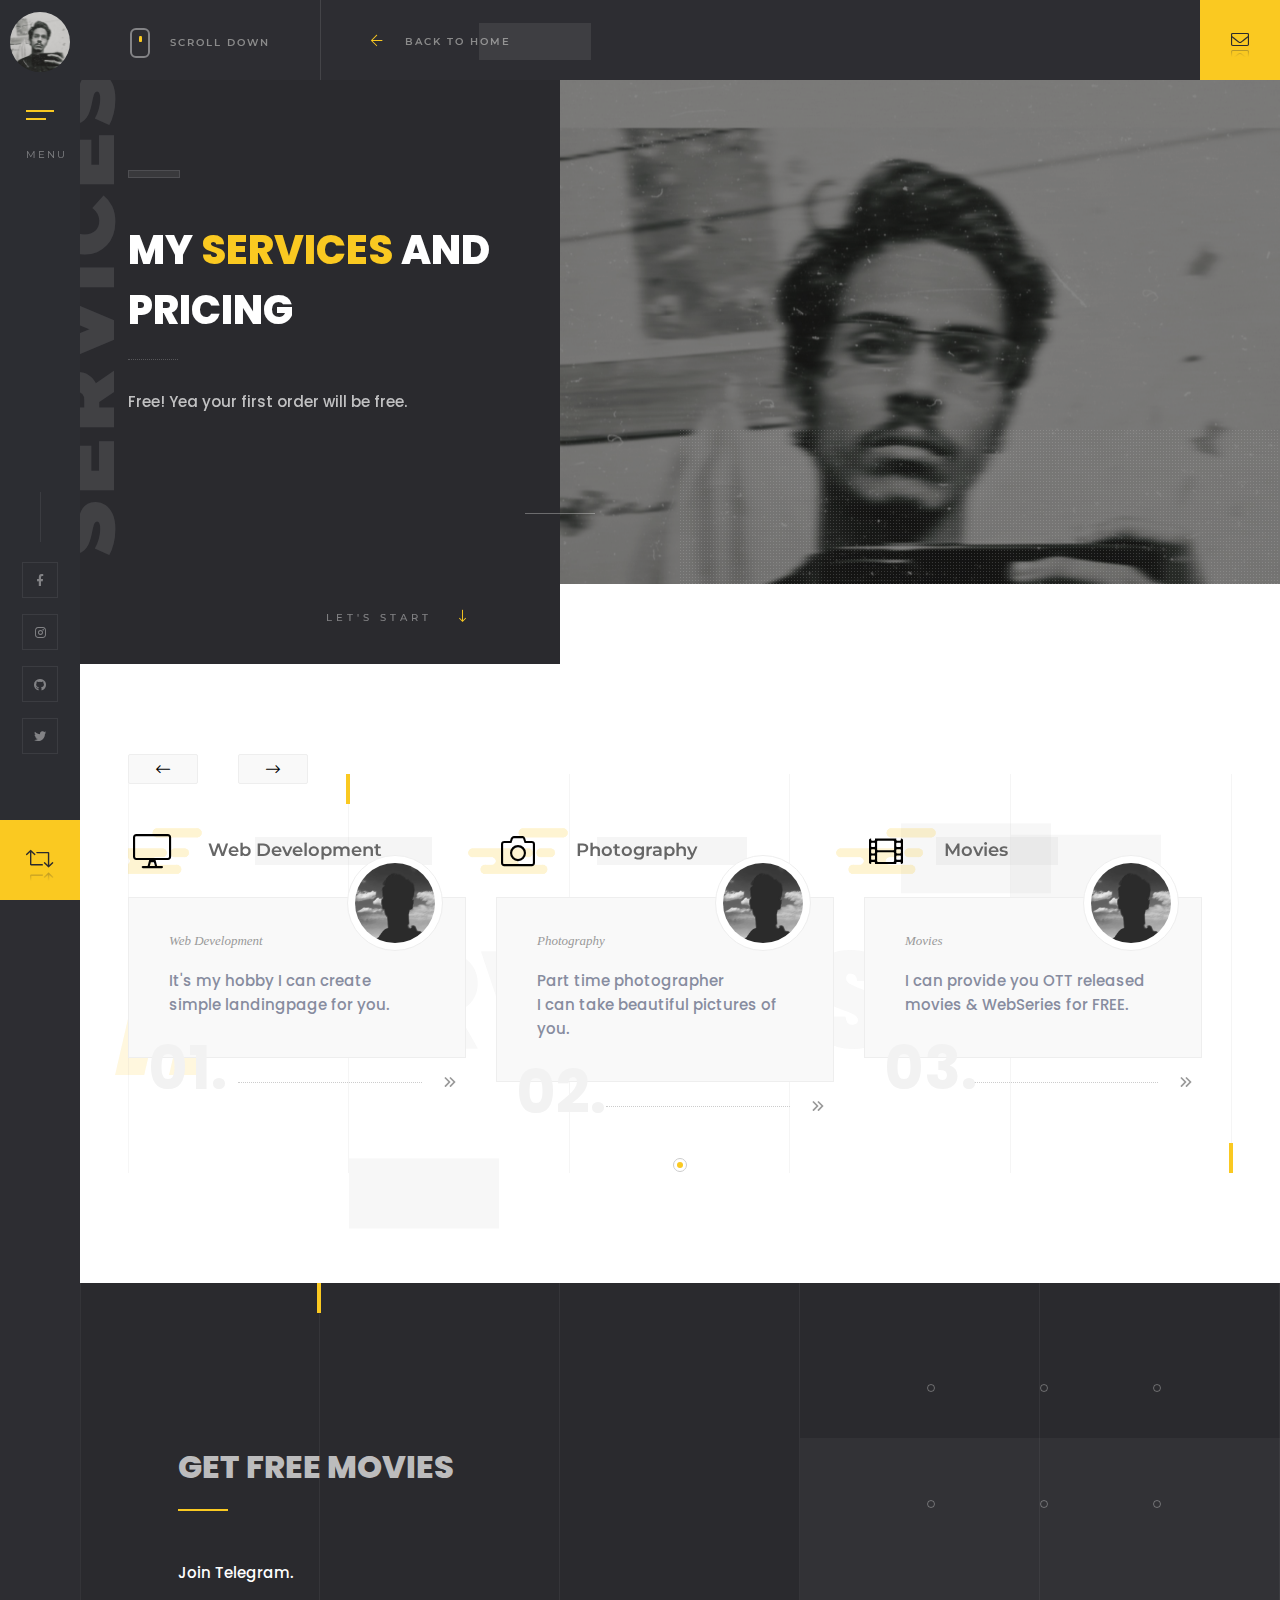
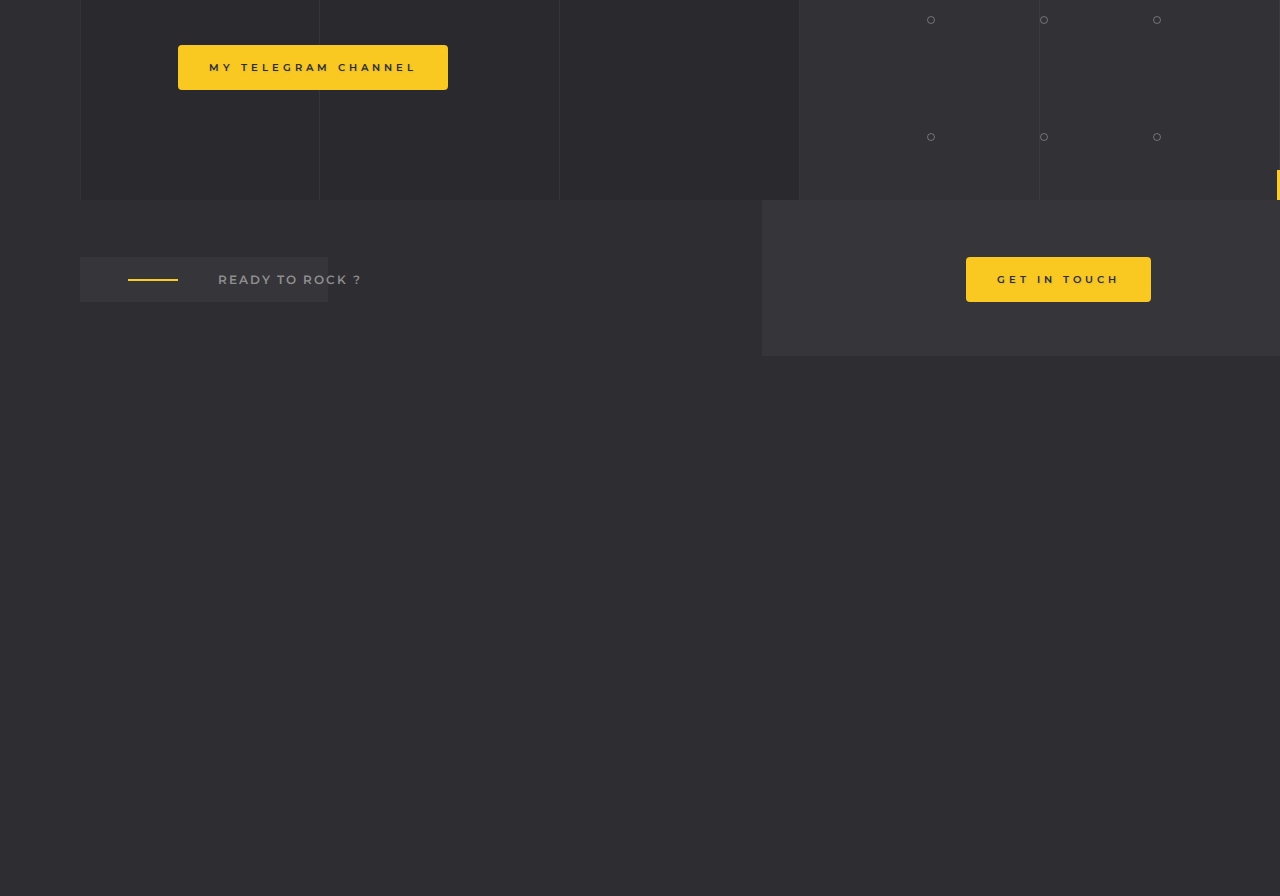
<file: services.html>
<!DOCTYPE HTML>
<html lang="en">
    <head>
        <!--=============== basic  ===============-->
        <meta charset="UTF-8">
        <title>Services ~Ishabrato</title>
        <meta name="viewport" content="width=device-width, initial-scale=1.0, minimum-scale=1.0, maximum-scale=1.0, user-scalable=no">
        <meta name="robots" content="index, follow"/>
        <meta name="keywords" content=""/>
        <meta name="description" content=""/>
        <!--=============== css  ===============-->
        <link type="text/css" rel="stylesheet" href="css/reset.css">
        <link type="text/css" rel="stylesheet" href="css/plugins.css">
        <link type="text/css" rel="stylesheet" href="css/style.css">
        <link type="text/css" rel="stylesheet" href="css/color.css">
        <!--=============== favicons ===============-->
        <link rel="shortcut icon" href="images/favicon.ico">
    </head>
    <body>
        <!--loader-->
        <div class="loader-wrap">
            <div class="pin"></div>
        </div>
        <!--loader end-->
        <!-- Main  -->
        <div id="main">
            <!-- header-->
            <header class="main-header">
                <a class="logo-holder" href="index.html">
                <img src="images/logo.png"  alt="">
                </a>
                <!-- nav-button-wrap-->
                <div class="nav-button but-hol">
                    <span  class="nos"></span>
                    <span class="ncs"></span>
                    <span class="nbs"></span>
                    <div class="menu-button-text">Menu</div>
                </div>
                <!-- nav-button-wrap end-->
                <div class="header-social">
                    <ul >
                        <li><a href="https://www.facebook.com/ishabrato.joardar" target="_blank"><i class="fab fa-facebook-f"></i></a></li>
                        <li><a href="https://www.instagram.com/officialmaxtro/" target="_blank"><i class="fab fa-instagram"></i></a></li>
                        <li><a href="https://github.com/TechMaxTro" target="_blank"><i class="fab fa-github"></i></a></li>
                        <li><a href="#" target="_blank"><i class="fab fa-twitter"></i></a></li>
                    </ul>
                </div>
                <!--  showshare -->  
                <div class="show-share showshare">
                    <i class="fal fa-retweet"></i>
                    <span>Share This</span>
                </div>
                <!--  showshare end -->
            </header>
            <!--  header end -->
            <!--  navigation bar -->
           <div class="nav-overlay">
            <div class="tooltip color-bg">Close Menu</div>
        </div>
        <div class="nav-holder">
            <a class="header-logo" href="index.html"><<h3>Ishabrato</h3></a> 
            <div class="nav-title"><span>Menu</span></div>
            <div class="nav-inner-wrap">
                <nav class="nav-inner sound-nav" id="menu">
                    <ul>
                        <li><a href="index.html">Home</a></li>
                        <li><a href="gallery.html">Gallery</a></li>
                        <li><a href="services.html">Services</a></li>
                        <li><a href="contacts.html">Contacts</a></li>
                        <li>
                            <a href="#">Pages</a>
                            <!--level 2 -->
                            <ul>
                                <li><a href="birthday.html">Birthday</a></li>
                                <li><a href="404.html">Onlyfans</a></li>
                            </ul>
                            <!--level 2 end -->
                        </li>
                    </ul>
                </nav>
            </div>
        </div>
        <!--  navigation bar end -->
            <!--wrapper-->
            <div id="wrapper" class="single-page-wrap">
                <!-- Content-->
                <div class="content">
                    <div class="single-page-decor"></div>
                    <div class="single-page-fixed-row">
                        <div class="scroll-down-wrap">
                            <div class="mousey">
                                <div class="scroller"></div>
                            </div>
                            <span>Scroll Down</span>
                        </div>
                        <a href="index.html" class="single-page-fixed-row-link"><i class="fal fa-arrow-left"></i> <span>Back to home</span></a>
                    </div>
                    <!-- section-->
                    <section class="parallax-section dark-bg sec-half parallax-sec-half-right" data-scrollax-parent="true">
                        <div class="bg par-elem"  data-bg="images/assets/selfbg.jpg" data-scrollax="properties: { translateY: '30%' }"></div>
                        <div class="overlay"></div>
                        <div class="pattern-bg"></div>
                        <div class="container">
                            <div class="section-title">
                                <h2>My  <span> Services</span> and <br> Pricing  </h2>
                                <p> Free! Yea your first order will be free. </p>
                                <div class="horizonral-subtitle"><span>Services</span></div>
                            </div>
                            <a href="#sec1" class="custom-scroll-link hero-start-link"><span>Let's Start</span> <i class="fal fa-long-arrow-down"></i></a>
                        </div>
                    </section>
                    <!-- section end-->
                    <!-- section end-->  
                    <!-- section --> 
                    <section data-scrollax-parent="true" id="sec1">
                        <div class="section-subtitle left-pos"  data-scrollax="properties: { translateY: '-250px' }" ><span>//</span>Services</div>
                        <div class="container">
                            <!-- serv-carousel-wrap-->  
                            <div class="serv-carousel-wrap slider-carousel-wrap fl-wrap">
                                <div class="sp-cont  sp-cont-prev"><i class="fal fa-long-arrow-left"></i></div>
                                <div class="sp-cont   sp-cont-next"><i class="fal fa-long-arrow-right"></i></div>
                                <!-- serv-carousel --> 
                                <div class="serv-carousel fl-wrap cur_carousel-slider-container">
                                    <!-- serv-carousel-item --> 
                                    <div class="serv-carousel-item">
                                        <div class="serv-wrap fl-wrap">
                                            <div class="time-line-icon">
                                                <i class="fal fa-desktop"></i>
                                            </div>
                                            <h4>Web Development</h4>
                                            <div class="process-details">
                                                <div class="serv-img">
                                                    <img src="images/assets/self2.jpg" alt=""> 
                                                    <a href="images/assets/self2.jpg" class="serv-zoom   image-popup"><i class="fal fa-search"></i></a>
                                                </div>
                                                <h6>Web Development</h6>
                                                <p>It's my hobby I can create simple landingpage for you.</p>
                                            
                                            </div>
                                            <span class="process-numder">01.</span>
                                        </div>
                                    </div>
                                    <!-- serv-carousel-item end --> 
                                    <!-- serv-carousel-item --> 
                                    <div class="serv-carousel-item">
                                        <div class="serv-wrap fl-wrap">
                                            <div class="time-line-icon">
                                                <i class="fal fa-camera"></i>
                                            </div>
                                            <h4>Photography</h4>
                                            <div class="process-details">
                                                <div class="serv-img">
                                                    <img src="images/assets/self2.jpg" alt=""> 
                                                    <a href="images/assets/self2.jpg" class="serv-zoom   image-popup"><i class="fal fa-search"></i></a>
                                                </div>
                                                <h6>Photography</h6>
                                                <p>Part time photographer <br>I can take beautiful pictures of you.</p>
                                                
                                            </div>
                                            <span class="process-numder">02.</span>
                                        </div>
                                    </div>
                                    <!-- serv-carousel-item end -->    
                                    <!-- serv-carousel-item --> 
                                    <div class="serv-carousel-item">
                                        <div class="serv-wrap fl-wrap">
                                            <div class="time-line-icon">
                                                <i class="fal fa-film"></i>
                                            </div>
                                            <h4>Movies</h4>
                                            <div class="process-details">
                                                <div class="serv-img">
                                                    <img src="images/assets/self2.jpg" alt=""> 
                                                    <a href="images/assets/self2.jpg" class="serv-zoom   image-popup"><i class="fal fa-search"></i></a>
                                                </div>
                                                <h6>Movies</h6>
                                                <p>I can provide you OTT released movies & WebSeries for FREE.</p>
                                               
                                            </div>
                                            <span class="process-numder">03.</span>
                                        </div>
                                    </div>
                                    <!-- serv-carousel-item end -->                                       
                                                                                                    
                                <!-- serv-carousel  end--> 
                            </div>
                            <!-- serv-carousel-wrap end-->  
                        </div>
                        <div class="bg-parallax-module" data-position-top="50"  data-position-left="20" data-scrollax="properties: { translateY: '-250px' }"></div>
                        <div class="bg-parallax-module" data-position-top="40"  data-position-left="70" data-scrollax="properties: { translateY: '150px' }"></div>
                        <div class="bg-parallax-module" data-position-top="80"  data-position-left="80" data-scrollax="properties: { translateY: '350px' }"></div>
                        <div class="bg-parallax-module" data-position-top="95"  data-position-left="40" data-scrollax="properties: { translateY: '-550px' }"></div>
                        <div class="sec-lines"></div>
                    </section>
                    <section class="dark-bg sinsec-dec sinsec-dec2">
                        <div class="container">
                            <div class="row">
                                
                                <div class="col-md-6">
                                    <div class="video-promo-text fl-wrap mar-top">
                                        <h3>Get Free Movies</h3>
                                        <p>Join Telegram.</p>
                                        <a href="https://t.me/Cine_Ma_Hub" class="btn float-btn flat-btn color-btn mar-top">My Telegram Channel</a>
                                    </div>
                                </div>
                            </div>
                        </div>
                        <div class="half-bg-dec single-half-bg-dec" data-ran="12"></div>
                        <div class="sec-lines"></div>
                    </section>
                           
                    <!-- section-->
                    <section class="dark-bg2 small-padding order-wrap">
                        <div class="container">
                            <div class="row">
                                <div class="col-md-8">
                                    <h3>Ready To Rock ?</h3>
                                </div>
                                <div class="col-md-4"><a href="contacts.html" class="btn flat-btn color-btn">Get In Touch</a> </div>
                            </div>
                        </div>
                    </section>
                    <!-- section end-->
                </div>
                <!-- Content end -->
                <!-- footer-->
                <div class="height-emulator fl-wrap"></div>
                <footer class="main-footer fixed-footer">
                    <!--footer-inner--> 
                    <div class="footer-inner fl-wrap">
                        <div class="container">
                            <div class="partcile-dec" data-parcount="90"></div>
                            <div class="row">
                                <div class="col-md-2">
                                    <div class="footer-title fl-wrap">
                                        <span>Maxtro</span>
                                    </div>
                                </div>
                                
                                <div class="col-md-5">
                                    <div class="footer-header fl-wrap">Contacts</div>
                                    <!-- footer-box--> 
                                    <div class="footer-box fl-wrap">
                                        <p>AFK~~~ Don't contact</p>
                                        
                                        <!-- footer-contacts-->                    
                                        <div class="footer-contacts fl-wrap">
                                            <ul>
                                                <li><i class="fal fa-phone"></i><span>Phone :</span><a href="#">+91 9874361521</a></li>
                                                <li><i class="fal fa-envelope"></i><span>Email :</span><a href="#">ishabrato@protonmail.com</a></li>
                                                <li><i class="fal fa-map-marker"></i><span>Address</span><a href="#">Baruipur, Kolkata</a></li>
                                            </ul>
                                        </div>
                                        <!-- footer end -->                                        
                                        <!-- footer-socilal -->            
                                        <div class="footer-socilal fl-wrap">
                                            <ul >
                                                <li><a href="https://www.facebook.com/ishabrato.joardar" target="_blank"><i class="fab fa-facebook-f"></i></a></li>
                                                <li><a href="https://www.instagram.com/officialmaxtro/" target="_blank"><i class="fab fa-instagram"></i></a></li>
                                                <li><a href="#" target="_blank"><i class="fab fa-twitter"></i></a></li>
                                                <li><a href="https://github.com/TechMaxTro" target="_blank"><i class="fab fa-github"></i></a></li>
                                            </ul>
                                        </div>
                                        <!-- footer-socilal end -->       
                                    </div>
                                    <!-- footer-box end--> 
                                </div>
                            </div>
                        </div>
                    </div>
                    <!--footer-inne endr--> 
                    <!--subfooter--> 
                    <div class="subfooter fl-wrap">
                        <div class="container">
                            <!-- policy-box-->
                            <div class="cnt">
                                <span>&#169; Ishabrato 2022  /  All rights reserved. </span>
                            </div>
                            <!-- policy-box end-->
                            <a href="#" class="to-top color-bg"><i class="fal fa-angle-up"></i><span></span></a>
                        </div>
                    </div>
                    <!--subfooter end--> 
                </footer>
                <!-- footer end-->
                </footer>
                <!-- footer end-->
                <!-- contact-btn -->	
                <a class="contact-btn color-bg" href="contacts.html"><i class="fal fa-envelope"></i><span>Get in Touch</span></a>  
                <!-- contact-btn end -->	      
            </div>
            <!--   content end -->
            <!-- share-wrapper -->                       
            <div class="share-wrapper isShare">
                <div class="share-title"><span>Share</span></div>
                <div class="close-share soa"><span>Close</span><i class="fal fa-times"></i></div>
                <div class="share-inner soa">
                    <div class="share-container"></div>
                </div>
            </div>
            <!-- share-wrapper end -->	
        </div>
        <!-- Main end -->
        <!--=============== scripts  ===============-->
        <script type="text/javascript" src="js/jquery.min.js"></script>
        <script type="text/javascript" src="js/plugins.js"></script>
        <script type="text/javascript" src="js/scripts.js"></script>
    </body>
</html>
</file>
<file: css/style.css>
@charset "utf-8";

/*======================================
 [ -Main Stylesheet-

++ Fonts ++
++ General Style ++
++ Loader++
++ Header ++
++ Navigation ++
++ Footer ++
++ Section ++
++ Portfolio ++
++ Contacts ++
++ Blog ++
++ 404 ++
++ Responsive ++

 
/*-------------Fonts---------------------------------------*/

@import url('https://fonts.googleapis.com/css?family=Montserrat:400,500,600,700,800,900|Poppins:400,500,600,700,800,900|Titillium+Web:400,600,700&subset=cyrillic,cyrillic-ext,devanagari,latin-ext,vietnamese');

/*-------------General Style---------------------------------------*/

html {
	overflow-x: hidden !important;
	height: 100%;
}
body {
	margin: 0;
	padding: 0;
	font-weight: 400;
	font-size: 13px;
	height: 100%;
	text-align: center;
	background: #2D2D32;
	color: #000;
	font-family: 'Montserrat', sans-serif;
}
@-o-viewport {
	width: device-width;
}
@-ms-viewport {
	width: device-width;
}
@viewport {
	width: device-width;
}
/* ---------Page preload--------------------------------------*/

.loader-wrap {
	position: fixed;
	width: 100%;
	height: 100%;
	z-index: 200;
	background: #2A2A2E;
	top: 0;
	overflow: hidden;
	left: 0;
	-webkit-transform: translate3d(0, 0, 0);
}
.pin {
	position: absolute;
	top: 50%;
	left: 30%;
	margin-left: 50px;
	width: 200px;
	height: 40px;
	text-transform: uppercase;
	letter-spacing: 10px;
	font-size: 12px;
	font-weight: 400;
	margin-top: -20px;
	color: rgba(255, 255, 255, 0.31);
	font-family: 'Poppins', sans-serif;
	text-align: left;
}
.pin:after {
	content: "Ishabrato : ";
	position: absolute;
	left: -100%;
	color: rgba(255, 255, 255, 0.51);
}
.pin:before {
	content: "Loading";
	position: absolute;
	overflow: hidden;
	max-width: 0;
	text-align: left;
	animation: pinanim 2.2s ease-out infinite;
}
@keyframes pinanim {
	0% {
		max-width: 0;
	}
	100% {
		max-width: 100%;
	}
}
@keyframes pinanim {
	0% {
		max-width: 0;
	}
	100% {
		max-width: 100%;
	}
}
/*--------------Typography--------------------------------------*/
p {
	font-size: 15px;
	line-height: 24px;
	padding-bottom: 10px;
	font-weight: 500;
	color: #878C9F;
	font-family: 'Poppins', sans-serif;
}
blockquote {
	float: left;
	padding: 10px 20px;
	margin: 0 0 20px;
	font-size: 17.5px;
	border-left: 15px solid #eee;
	position: relative;
}
blockquote:before {
	font-family: Font Awesome\ 5 Pro;
	content: "\f10e";
	position: absolute;
	color: #ccc;
	bottom: 3px;
	font-size: 43px;
	right: 6px;
	opacity: 0.4
}
blockquote p {
	font-family: Georgia, "Times New Roman", Times, serif;
	font-style: italic;
	color: #666;
}
.bold-title {
	margin: 15px 0;
	font-size: 24px;
	text-align: left;
	font-weight: 600;
}
/*--------------General--------------------------------------*/
#main {
	height: 100%;
	width: 100%;
	position: absolute;
	top: 0;
	left: 0;
	z-index: 2;
	opacity: 0;
}
.fl-wrap {
	float: left;
	width: 100%;
	position: relative;
}
.hero-section {
	padding: 250px 0 450px;
}
.content {
	float: left;
	width: 100%;
	position: relative;
	padding-left: 80px;
	z-index: 5;
}
.content.full-height {
	z-index: 6;
}
.container {
	max-width: 1224px;
	width: 92%;
	margin: 0 auto;
	position: relative;
	z-index: 5;
}
#wrapper {
	position: absolute;
	top: 0;
	left: 0;
	right: 0;
	bottom: 0;
	z-index: 3;
}
.single-page-wrap {
	padding-top: 80px;
}
.single-page-decor {
	position: fixed;
	top: 0;
	left: 80px;
	right: 0;
	height: 80px;
	z-index: 14;
	background: #2D2D32;
	-webkit-transform: translate3d(0, 0, 0);
}
.single-page-fixed-row {
	position: fixed;
	top: 0;
	left: 80px;
	right: 0;
	height: 80px;
	z-index: 14;
	-webkit-transform: translate3d(0, 0, 0);
}
.single-page-fixed-row-link {
	float: left;
	margin-left: 50px;
	text-align: left;
	top: 32px;
}
.single-page-fixed-row-link i {
	padding-right: 20px;
}
.single-page-fixed-row-link span {
	font-weight: 600;
	text-transform: uppercase;
	font-size: 10px;
	letter-spacing: 2px;
	color: #8B8B8B;
	position: relative;
}
.single-page-fixed-row-link span:before {
	content: '';
	position: absolute;
	left: 70%;
	right: -80px;
	top: -12px;
	bottom: -12px;
	background: rgba(255, 255, 255, 0.081);
	-webkit-transition: all 0.2s ease-in-out;
	transition: all 0.2s ease-in-out;
}
.single-page-fixed-row-link:hover span:before {
	left: 20%;
}
.respimg {
	width: 100%;
	height: auto;
}
.bg {
	position: absolute;
	top: 0;
	left: 0;
	width: 100%;
	height: 100%;
	z-index: 1;
	background-size: cover;
	background-attachment: scroll;
	background-position: center;
	background-repeat: repeat;
	background-origin: content-box;
}
.overlay {
	position: absolute;
	top: 0;
	left: 0;
	width: 100%;
	height: 100%;
	background: #000;
	opacity: 0.4;
	z-index: 3;
}
/* ------header------------------------------------------------------------ */
.main-header {
	position: fixed;
	top: 0;
	left: 0;
	width: 80px;
	height: 100%;
	z-index: 100;
	-webkit-transform: translate3d(0, 0, 0);
}
.main-header:before {
	content: '';
	position: absolute;
	top: 0;
	left: 0;
	width: 100%;
	height: 100%;
	background: #2C2D32;
	opacity: 0.6;
}
.logo-holder {
	float: left;
	width: 80px;
	height: 80px;
	line-height: 80px;
}
.logo-holder img {
	width: 60px;
	height: auto;
	border-radius: 60px;
}
.header-logo h3 {
	font-family: 'Montserrat';
    color: white;
    font-size: 28px;
    font-weight: 600;
}
.nav-button {
	width: 28px;
	height: 50px;
	display: inline-block;
	cursor: pointer;
	position: relative;
	margin-top: 30px;
}
.nav-button span {
	width: 100%;
	float: left;
	margin-bottom: 6px;
	height: 2px;
	background: #fff;
	position: relative;
	-webkit-transition: all 0.2s ease-in-out;
	transition: all 0.2s ease-in-out;
}
.nav-button .ncs {
	width: 70%;
}
.nav-button .nbs,
.nav-button.cmenu:hover .nbs {
	width: 0;
}
.nav-button:hover .ncs,
.nav-button:hover .nbs {
	width: 100%;
}
.nav-button.cmenu .nos {
	-webkit-transform: rotate(-45deg);
	-moz-transform: rotate(-45deg);
	-o-transform: rotate(-45deg);
	-ms-transform: rotate(-45deg);
	transform: rotate(-45deg);
	margin-bottom: 0;
	top: 8.5px;
}
.nav-button.cmenu .ncs {
	-webkit-transform: rotate(45deg);
	-moz-transform: rotate(45deg);
	-o-transform: rotate(45deg);
	-ms-transform: rotate(45deg);
	transform: rotate(45deg);
	margin-bottom: 0;
	top: 6px;
	width: 100%;
}
.nav-button:hover .menu-button-text {
	color: #fff;
}
.menu-button-text {
	position: absolute;
	left: 0;
	width: 100%;
	bottom: -1px;
	color: rgba(255, 255, 255, 0.41);
	font-size: 10px;
	font-weight: 400;
	text-transform: uppercase;
	letter-spacing: 2px;
}
.nav-button.cmenu .menu-button-text {
	margin-top: 16px;
}
.header-social {
	position: absolute;
	bottom: 130px;
	width: 100%;
	left: 0;
}
.header-social:before {
	content: '';
	position: absolute;
	top: -70px;
	width: 1px;
	height: 50px;
	left: 50%;
	background: rgba(255, 255, 255, 0.08);
}
.header-social li {
	float: left;
	width: 100%;
	margin-bottom: 16px;
}
.header-social li a {
	display: inline-block;
	width: 36px;
	height: 36px;
	line-height: 36px;
	color: rgba(255, 255, 255, 0.41);
	font-size: 12px;
	border: 1px solid rgba(255, 255, 255, 0.08);
	-webkit-transition: all 300ms linear;
	transition: all 300ms linear;
}
.header-social li a:hover {
	border-radius: 100%;
	color: #fff;
}
.contact-btn {
	position: fixed;
	top: 0;
	right: 0;
	font-size: 18px;
	color: #2a2a2e;
	width: 80px;
	text-align: center;
	z-index: 52;
	cursor: pointer;
	height: 80px;
	line-height: 80px;
	-webkit-transform: translate3d(0, 0, 0);
}
/*------ navigation  ------------------------------------------------*/

.header-logo {
	float: left;
	position: absolute;
	top: 110px;
	left: 170px;
}
.header-logo:before {
	content: '';
	position: absolute;
	right: -100px;
	left: 90px;
	top: -10px;
	bottom: -13px;
	background: rgba(255, 255, 255, 0.031);
	z-index: -1;
	-webkit-transition: all 300ms linear;
	transition: all 300ms linear;
}
.header-logo:hover:before {
	left: calc(100% + 100px);
}
.header-logo img {
	height: 18px;
	width: auto;
}
.nav-holder {
	position: fixed;
	top: 0;
	left: -1064px;
	bottom: 0;
	z-index: 99;
	width: 600px;
	background: #252425;
	overflow: auto;
	padding: 35px 30px 35px 160px;
	opacity: 0;
	-webkit-transform: translate3d(0, 0, 0);
}
.nav-holder:after {
	content: '';
	position: absolute;
	right: 0;
	bottom: 0;
	width: 60%;
	height: 100px;
	background: rgba(255, 255, 255, 0.031);
	z-index: -1;
}
.nav-title {
	position: absolute;
	bottom: 0;
	left: 120px;
	z-index: 2;
	right: 0;
}
.nav-title span {
	float: left;
	position: relative;
	opacity: 0.2;
	top: 150px;
	min-height: 200px;
	text-transform: uppercase;
	font-weight: bold;
	font-size: 94px;
	color: #fff;
	letter-spacing: 4px;
	-webkit-transform: rotate(-90deg);
	-moz-transform: rotate(-90deg);
	-o-transform: rotate(-90deg);
	-ms-transform: rotate(-90deg);
	transform: rotate(-90deg);
	-webkit-transform-origin: left top;
	-ms-transform-origin: left top;
	-moz-transform-origin: left top;
	-o-transform-origin: left top;
	transform-origin: left top;
}
.nav-inner-wrap {
	float: left;
	width: 350px;
	position: relative;
	z-index: 10;
	top: 180px;
}
.nav-overlay {
	position: fixed;
	top: 0;
	left: 0;
	bottom: 0;
	z-index: 98;
	width: 100%;
	background: rgba(37, 36, 37, 0.71);
	cursor: none;
	display: none;
	-webkit-transform: translate3d(0, 0, 0);
}
.nav-overlay .tooltip {
	width: 150px;
	height: 50px;
	line-height: 50px;
	font-weight: 600;
	color: #fff;
	text-transform: uppercase;
	letter-spacing: 2px;
	z-index: 100;
	font-size: 10px;
	display: none;
}
.nav-overlay:hover .tooltip {
	display: block;
	position: fixed;
	overflow: hidden;
}
nav.nav-inner {
	float: left;
	overflow: hidden;
	width: 100%;
	position: relative;
	background: #252425;
	z-index: 20;
}
.sliding-menu ul {
	margin: 0;
	float: left;
	width: 100%;
	overflow: hidden;
}
.sliding-menu li {
	margin: 0;
	position: relative;
	float: left;
	width: 100%;
}
.sliding-menu a {
	float: left;
	width: 100%;
	padding: 0 10px;
	height: 40px;
	line-height: 40px;
	position: relative;
	font-weight: 600;
	font-size: 12px;
	text-align: left;
	color: #fff;
	text-transform: uppercase;
	letter-spacing: 3px;
}
.sliding-menu a:after {
	content: '';
	position: absolute;
	top: 0;
	left: -10px;
	width: 0;
	-webkit-transition: all 300ms linear;
	transition: all 300ms linear;
	height: 100%;
	background: rgba(255, 255, 255, 0.071);
}
.sliding-menu a:hover:after {
	width: 100%;
}
.sliding-menu a i {
	float: left;
	width: 35px;
	color: #74829C;
	position: relative;
	top: 3px;
}
.sliding-menu a.back:before {
	font-family: Font Awesome\ 5 Pro;
	content: '\f104';
	color: #fff;
}
.submen-dec:before {
	font-family: Font Awesome\ 5 Pro;
	content: '\f105';
	position: absolute;
	right: 25px;
	width: 10px;
	height: 10px;
	top: 14px;
	z-index: 20;
}
.subcribe-form {
	margin-top: 28px;
}
.subcribe-form input.enteremail {
	float: left;
	width: 65%;
	border: none;
	background: rgba(255, 255, 255, 0.11);
	padding: 15px 20px;
	position: relative;
	z-index: 1;
	color: #fff;
}
.subcribe-form input.enteremail::-webkit-input-placeholder {
	color: #fff;
	font-weight: 400;
	font-size: 12px;
}
.subcribe-form .subscribe-button {
	position: absolute;
	top: 0;
	right: 0;
	width: 35%;
	z-index: 2;
	padding: 15px 0;
	color: #fff;
	border-top-right-radius: 4px;
	border-bottom-right-radius: 4px;
	border: none;
	cursor: pointer;
}
.subcribe-form .subscribe-button i {
	padding-right: 10px;
}
.subscribe-message {
	margin-top: 10px;
	text-align: left;
	color: #fff;
	float:left;
	width:100%;
}
.nav-footer {
	margin-top: 40px;
	padding-top: 30px;
	border-top: 1px dotted rgba(255, 255, 255, 0.09);
}
.scroll-nav-wrap {
	position: absolute;
	bottom: 0;
	height: 80px;
	left: 80px;
	right: 0;
	background: #2D2D32;
	z-index: 5;
	width: 100%;
}
.scroll-nav {
	float: left;
	padding: 23px 40px 0;
	height: 100%;
	border-right: 1px solid rgba(255, 255, 255, 0.11);
	background: #2A2A2E;
}
.scroll-nav li {
	float: left;
	margin-right: 10px;
}
.scroll-nav li a {
	float: left;
	padding: 13px 35px;
	color: #8B8B8B;
	font-weight: 600;
	font-size: 10px;
	text-transform: uppercase;
	letter-spacing: 2px;
	position: relative;
	-webkit-transition: all 300ms linear;
	transition: all 300ms linear;
}
.scroll-nav li a:after,
.scroll-nav li a:before,
.fsp-filter .gallery-filters a:before,
.fsp-filter .gallery-filters a:after {
	content: '';
	position: absolute;
	top: 50%;
	left: 0;
	width: 15px;
	height: 2px;
	margin-top: -1px;
}
.scroll-nav li a:before,
.fsp-filter .gallery-filters a:before {
	background: rgba(255, 255, 255, 0.091);
	z-index: 1;
}
.scroll-nav li a:after,
.fsp-filter .gallery-filters a:after {
	width: 0;
	z-index: 2;
	-webkit-transition: all 300ms linear;
	transition: all 300ms linear;
}
.scroll-nav a.act-scrlink:after,
.fsp-filter .gallery-filters a.gallery-filter-active:after {
	width: 15px;
}
.full-height {
	height: 100%;
}
/* ------footer------------------------------------------------------------ */

.main-footer {
	position: fixed;
	background: #2A2A2E;
	z-index: 2;
	left: 80px;
	bottom: 0;
	right: 0;
	z-index: 2;
	overflow: hidden;
	-webkit-transform: translate3d(0, 0, 0);
}
.height-emulator {
	z-index: 1;
}
.cnt{
	padding: 30px;
	color: white;
}
.footer-inner {
	z-index: 3;
	padding: 110px 0 70px;
}
.partcile-dec {
	position: absolute;
	top: 0;
	left: -20%;
	width: 140%;
	height: 100%;
	z-index: -1;
}
.subfooter {
	background: #2D2D32;
	height: 80px;
	z-index: 3;
	padding: 0 90px;
}
.policy-box {
	color: rgba(255, 255, 255, 0.71);
	float: left;
	padding-top: 36px;
	font-family: 'Poppins', sans-serif;
	text-transform: uppercase;
	font-weight: 500;
	font-size: 10px;
	letter-spacing: 2px;
}
.to-top {
	position: absolute;
	top: -45px;
	right: 0;
	width: 40px;
	height: 90px;
	color: #292929;
	overflow: hidden;
	font-size: 24px;
	border: 1px solid rgba(255, 255, 255, 0.08);
	background: #2A2A2E;
}
.to-top-letter {
	position: relative;
	float: left;
	width: 100%;
	height: 30px;
	left: -40px;
	line-height: 10px;
	font-size: 11px;
	color: #292929;
	text-transform: uppercase;
	font-weight: 700;
	-webkit-transition: all .2s ease-in-out;
	transition: all .2s ease-in-out;
}
.to-top-letter:first-child {
	padding-top: 22px;
	-webkit-transition-delay: 0.4s;
	transition-delay: 0.4s;
}
.to-top-letter:nth-child(2) {
	padding-top: 10px;
	-webkit-transition-delay: 0.3s;
	transition-delay: 0.3s;
}
.to-top-letter:nth-child(3) {
	-webkit-transition-delay: 0.2s;
	transition-delay: 0.2s;
}
.to-top i {
	position: absolute;
	width: 100%;
	height: 100%;
	left: 0;
	z-index: 2;
	top: 0;
	line-height: 90px;
	-webkit-transition: all .2s ease-in-out;
	transition: all .2s ease-in-out;
}
.to-top:hover i {
	left: -40px;
}
.to-top:hover .to-top-letter {
	left: 0;
}
.footer-socilal {
	margin-top: 30px;
}
.footer-socilal li,
.order-wrap li {
	float: left;
	position: relative;
	margin-right: 20px;
}
.footer-socilal li a,
.order-wrap li a {
	float: left;
	width: 36px;
	height: 36px;
	line-height: 36px;
	color: rgba(255, 255, 255, 0.41);
	font-size: 12px;
	border: 1px solid rgba(255, 255, 255, 0.08);
	-webkit-transition: all 200ms linear;
	transition: all 200ms linear;
}
.footer-socilal li a:hover,
.order-wrap li a:hover {
	border-radius: 100%;
	color: #fff;
}
.footer-box p {
	text-align: left;
	color: rgba(255, 255, 255, 0.71);
	font-weight: 400;
}
.footer-header {
	text-align: left;
	color: #fff;
	font-size: 12px;
	font-weight: 600;
	margin-bottom: 20px;
	padding-bottom: 20px;
	text-transform: uppercase;
	letter-spacing: 2px;
	border-bottom: 1px dotted rgba(255, 255, 255, 0.11);
}
.footer-header span {
	padding-right: 10px;
}
.footer-contacts {
	margin-top: 20px;
	padding-top: 20px;
	border-top: 1px dotted rgba(255, 255, 255, 0.11);
}
.footer-contacts li {
	float: left;
	width: 100%;
	padding: 8px 0;
	text-transform: uppercase;
	letter-spacing: 2px;
	font-size: 11px;
	font-weight: 600;
}
.footer-contacts li a {
	float: left;
	text-align: left;
	color: #fff;
}
.footer-contacts li span {
	float: left;
	text-align: left;
	color: #999;
	padding-right: 12px;
}
.footer-contacts li:hover span {
	color: #fff;
}
.footer-contacts li i {
	float: left;
	padding-right: 12px;
	position: relative;
	top: 2px;
}
.footer-title span {
	position: absolute;
	left: -120px;
	opacity: 0.2;
	margin-top: 66%;
	text-transform: uppercase;
	font-weight: 900;
	font-size: 64px;
	letter-spacing: 6px;
	-webkit-transform: rotate(-90deg);
	-moz-transform: rotate(-90deg);
	-o-transform: rotate(-90deg);
	-ms-transform: rotate(-90deg);
	transform: rotate(-90deg);
	color: #fff;
}
.footer-title span:before {
	content: "";
	position: absolute;
	bottom: -20px;
	left: 50%;
	width: 100px;
	height: 1px;
	background: #fff;
	margin-left: -50px;
}

#twitts-container img,
p.interact,
#twitts-container div.user {
	display: none;
}
#twitts-container {
	text-align: left;
}
#twitts-container a {
	color: #fff;
}
#twitts-container p.tweet {
	font-size: 11px;
	color: rgba(255, 255, 255, 0.71);
	float: left;
	padding: 10px 18px;
	background: rgba(255, 255, 255, 0.031);
	border-radius: 4px;
	overflow: hidden;
	font-weight: 400;
	margin-bottom: 10px;
	box-shadow: 0px 0px 28px 1px rgba(51, 51, 51, 0.41);
}
#twitts-container ul li:hover p.tweet{
	background: rgba(255, 255, 255, 0.071);
}
#twitts-container ul li {
	float: left;
	width: 100%;
	margin-bottom: 15px;
	position: relative;
	padding-left: 12px;
	border-bottom: 1px dotted rgba(255, 255, 255, 0.151);
}
#twitts-container ul li:before {
	font-family: Font Awesome\ 5 Pro;
	content: '\f142';
	position: absolute;
	top: 45%;
	left: 0;
	height: 20px;
	margin-top: -20px;
	z-index: 1;
	font-size: 16px;
	font-weight: 300;
}
#twitts-container .timePosted a {
	color: rgba(255, 255, 255, 0.51);
	position: relative;
	float: left;
	margin-bottom: 10px;
	padding-left: 24px;
	font-weight: 500;
	font-size: 11px;
}
#twitts-container .timePosted a:hover {
	color: #fff;
}
#twitts-container .timePosted a:before {
	font-family: Font Awesome\ 5 Pro;
	content: "\f017";
	position: absolute;
	top: 0;
	left: 0;
	font-weight: 300;
	opacity: 1;
	font-size: 14px;
}
#twitts-container .timePosted a:after {
	top: -10px;
	left: 22px;
	border: solid transparent;
	content: " ";
	height: 0;
	width: 0;
	position: absolute;
	pointer-events: none;
}
#twitts-container .timePosted a:after {
	border-color: transparent;
	border-top-color: rgba(255, 255, 255, 0.041);
	border-width: 7px;
	margin-left: 7px;
}
.follow-twiit-button {
	position: absolute;
	width: 36px;
	height: 36px;
	background: rgba(255, 255, 255, 0.91);
	line-height: 36px;
	border-radius: 100%;
	z-index: 20;
	bottom: 40px;
	right: -15px;
	font-size: 12px;
	box-shadow: 0px 0px 0px 4px rgba(255, 255, 255, 0.1);
}
.follow-twiit-button span {
	position: absolute;
	right: 0;
	background: #fff;
	line-height: 0;
	padding: 16px 0;
	min-width: 150px;
	border-radius: 6px;
	color: #fff;
	visibility: hidden;
	opacity: 0;
	top: -30px;
	box-shadow: 0px 6px 15px -2px rgba(56, 137, 253, 0.81);
	-webkit-transition: all 300ms linear;
	transition: all 300ms linear;
}
.follow-twiit-button:hover span {
	opacity: 1;
	top: -40px;
	visibility: visible;
}
/*------Button ------------------------------------------------*/

.btn {
	padding: 15px 30px;
	position: relative;
	margin-top: 10px;
	font-size: 10px;
	font-weight: 600;
	letter-spacing: 4px;
	-webkit-transition: all 200ms linear;
	transition: all 200ms linear;
	text-transform: uppercase;
	border-radius: 4px;
	text-shadow: 1px 1px 2px rgba(150, 150, 150, 0.36);
}
.trsp-btn {
	border: 1px solid rgba(255, 255, 255, 0.09);
	color: #fff;
}
.trsp-btn:before,
.flat-btn:before {
	background: rgba(255, 255, 255, 0.29);
}
.flat-btn {
	border: 1px solid #000;
	color: #fff;
	background: #292929;
}
.float-btn {
	float: left;
}
.color-btn {
	color: #2d2d32;
	border-color: transparent
}
.btn.color-btn:before {
	background: #2d2d32;
}
.btn:before {
	content: '';
	position: absolute;
	top: 50%;
	left: 20px;
	height: 1px;
	width: 0;
	-webkit-transition: all 200ms linear;
	-moz-transition: all 200ms linear;
	-o-transition: all 200ms linear;
	-ms-transition: all 200ms linear;
	transition: all 200ms linear;
}
.btn:hover:before {
	width: 30px;
}
.btn:hover {
	padding-left: 60px;
}
.mar-top {
	margin-top: 50px;
}
.mar-top-sm {
	margin-top: 20px;
}
.mar-bottom {
	margin-bottom: 50px;
}
/*--------------hero--------------------------------------*/
.impulse-wrap {
	position: absolute;
	top: 0;
	left: 0;
	width: 100%;
	height: 100%;
	z-index: 4;
	-webkit-perspective: 1000;
}
.impulse-wrap .section-entry {
	-webkit-transform: translateZ(40px);
	transform: translateZ(40px);
}
.mm-parallax {
	position: absolute;
	top: 0;
	left: 0;
	right: 0;
	bottom: 0;
	transform-style: preserve-3d;
}
.hero-wrap {
	float: left;
	width: 100%;
	height: 100%;
	padding-bottom: 80px;
	overflow: hidden;
	position: relative;
	z-index: 4;
	background: #2A2A2E;
}
.slideshow-container {
	position: absolute;
	top: 0;
	left: 0;
	width: 100%;
	height: 100%;
	z-index: -1;
}
.fs-carousel-wrap {
	background: #2A2A2E;
}
.fs-carousel-item {
	float: left;
	position: relative;
	margin: 0 3px;
	overflow: hidden;
}
.fs-carousel-title {
	top: 36%;
	padding: 0 50px;
	z-index: 10;
}
.fs-carousel-title h3 {
	text-align: left;
	color: #fff;
	font-size: 34px;
	font-weight: 600;
	float: left;
	width: 100%;
}
.fs-carousel-title .btn {
	margin-top: 30px;
}
.fs-carousel-title h3 a {
	color: #fff;
}
.fs-carousel-titlecat {
	margin-bottom: 30px;
	background: rgba(0, 0, 0, 0.41);
	float: left;
	padding: 15px 30px;
}
.fs-carousel-titlecat a {
	float: left;
	text-transform: uppercase;
	letter-spacing: 2px;
	font-size: 10px;
	font-weight: 600;
	margin-right: 18px;
}
.fs-carousel-titlecat a:hover {
	color: rgba(255, 255, 255, 0.71);
}
.fs-carousel-link {
	float: left;
	color: #fff;
	position: relative;
	margin-top: 20px;
	letter-spacing: 2px;
	font-size: 11px;
	font-weight: 600;
	text-transform: uppercase;
}
.fs-carousel-link:after {
	font-family: Font Awesome\ 5 Pro;
	content: '\f324';
	position: absolute;
	bottom: -15px;
	right: -40px;
	font-weight: 300;
	color: rgba(255, 255, 255, 0.71);
	font-size: 12px;
}
.fs-carousel-link:before {
	content: '';
	position: absolute;
	bottom: -10px;
	left: 0;
	height: 1px;
	width: 100%;
	border-bottom: 1px dotted rgba(255, 255, 255, 0.41);
}
.fs-carousel-link:hover:after {
	right: -50px;
}
.fs-carousel-item .bg,
.fs-carousel-link:after {
	-webkit-transition: all .5s ease-in-out;
	transition: all .5s ease-in-out;
}
.bg.hov-rot {
	-webkit-transform: scale(1.1);
	-moz-transform: scale(1.1);
	transform: scale(1.1);
}
.fs-carousel-wrap {
	padding-left: 80px;
}
.carousle-item-number {
	position: absolute;
	bottom: -30px;
	font-size: 79px;
	color: rgba(255, 255, 255, 0.41);
	left: 20px;
	z-index: 3;
	font-weight: bold;
	font-family: 'Poppins', sans-serif;
}
.half-bg {
	float: right;
	width: 65%;
	position: relative;
	height: 100%;
	overflow: hidden;
	z-index: 2;
}
.impulse-wrap .half-bg {
	overflow: hidden;
	position: absolute;
	right: 0;
	top: 10%;
	height: 80%;
	width: 65%;
}
.half-slider-wrap {
	z-index: 10;
}
.half-slider-img-wrap {
	position: absolute;
	top: 0;
	right: 0;
	width: 65%;
	height: 100%;
	z-index: 1;
}
.half-slider-img-item {
	float: left;
	width: 100%;
	height: 100%;
	overflow: hidden;
	position: relative;
}
.half-bg-dec {
	position: absolute;
	top: 10%;
	left: 5.5%;
	width: 20%;
	height: 80%;
	padding-left: 80px;
}
.half-bg-dec.single-half-bg-dec {
	left: inherit;
	right: 5.5%;
	width: 35%;
	height: 90%;
	top: 9%;
}
.half-bg-dec-item {
	float: left;
	width: 33.3%;
	height: 25%;
	position: relative;
}
.half-bg-dec-item:before {
	content: '';
	position: absolute;
	top: 50%;
	left: 50%;
	width: 8px;
	height: 8px;
	margin: -4px 0 0 -4px;
	border-radius: 100%;
	border: 1px solid rgba(255, 255, 255, 0.31);
	box-sizing: border-box;
	-webkit-transition: all 500ms linear;

	transition: all 500ms linear;
	z-index: 3;
}
.half-bg-dec-item.half-bg-dec-vis:before {
	background: #fff;
}
.hero-inner {
	overflow: hidden;
}
.half-hero-wrap {
	position: absolute;
	left: 25%;
	z-index: 10;
	top: 29%;
}
.half-hero-wrap h1:before {
	content: '';
	position: absolute;
	top: -30px;
	left: 0;
	width: 50px;
	height: 4px;
	border: 1px solid rgba(255, 255, 255, 0.21);
}
.half-hero-wrap h1 {
	color: #fff;
	font-family: 'Poppins', sans-serif;
	font-size: 50px;
	text-align: left;
	font-weight: 600;
	line-height: 70px;
	padding-bottom: 30px;
	position: relative;
}
.half-hero-wrap h4 {
	padding: 15px 30px;
	background: rgba(0, 0, 0, 0.21);
	text-align: left;
	font-size: 11px;
	float: left;
	text-transform: uppercase;
	color: rgba(255, 255, 255, 0.71);
	letter-spacing: 6px;
	font-weight: 600;
}
.hero-line-dec {
	position: absolute;
	bottom: 50px;
	left: 35%;
	width: 60px;
	height: 1px;
	background: rgba(255, 255, 255, 0.41);
	z-index: 26;
	margin-left: -30px;
}
.hero-line-dec.imp-her-line {
	bottom: 130px;
}
.pattern-bg {
	position: absolute;
	bottom: 0;
	width: 50%;
	height: 30%;
	z-index: 3;
	right: 0;
	background: url(../images/pattern.png) repeat;
	opacity: 0.2;
}
.hero-decor-let {
	position: absolute;
	color: #fff;
	font-size: 25px;
	right: 53px;
	letter-spacing:10px;
	top: 43%;
	z-index: 20;
	font-weight: 700;
	text-transform:uppercase;
	-webkit-transform: rotate(90deg);
	transform: rotate(90deg);
	white-space:nowrap;
}
.hero-decor-let div{
	position:absolute;
	top:0;
	left:0;
}
.hero-decor-let span {
	color: rgba(255, 255, 255, 0.51);
}
.hero-decor-numb {
	position: absolute;
	z-index: 20;
	left: 40%;
	top: 40px;
	padding-left: 80px;
	cursor: pointer;
	overflow: hidden;
}
.hero-decor-numb:before {
	content: '';
	position: absolute;
	top: 50%;
	left: 20px;
	width: 20px;
	height: 1px;
}
.hero-decor-numb-tooltip {
	position: absolute;
	left: 80px;
	top: -40px;
	opacity: 0;
	visibility: hidden;
}
.hero-decor-numb span {
	float: left;
	margin-right: 60px;
	position: relative;
	top: 0;
}
.hero-decor-numb span,
.hero-decor-numb-tooltip {
	-webkit-transition: all 200ms linear;
	transition: all 200ms linear;
	color: rgba(255, 255, 255, 0.51);
	letter-spacing: 10px;
	font-size: 10px;
	text-transform: uppercase;
}
.hero-decor-numb:hover span {
	top: 50px;
	opacity: 0;
	visibility: hidden;
}
.hero-decor-numb:hover .hero-decor-numb-tooltip {
	top: 0;
	opacity: 1;
	visibility: visible;
}
.scroll-down-wrap {
	float: left;
	height: 100%;
	position: relative;
	margin-left: 50px;
	padding-right: 50px;
	padding-top: 28px;
	border-right: 1px solid rgba(255, 255, 255, 0.11);
}
.scroll-down-wrap span {
	float: left;
	margin-left: 20px;
	position: relative;
	top: 8px;
	color: #fff;
	font-weight: 600;
	text-transform: uppercase;
	font-size: 10px;
	letter-spacing: 2px;
	color: #8B8B8B;
}
.mousey {
	float: left;
	width: 20px;
	height: 30px;
	border-radius: 6px;
	padding: 0 6px;
	border: 2px solid rgba(255, 255, 255, 0.41);
	box-sizing: border-box;
}
.scroller {
	position: relative;
	left: 50%;
	top: 6px;
	margin-left: -1.5px;
	width: 3px;
	height: 6px;
	border-radius: 25%;
	background-color: #fff;
	animation-name: scroll;
	animation-duration: 2.2s;
	animation-timing-function: cubic-bezier(.15, .41, .69, .94);
	animation-iteration-count: infinite;
}
@keyframes scroll {
	0% {
		opacity: 0;
	}
	10% {
		transform: translateY(0);
		opacity: 1;
	}
	100% {
		transform: translateY(10px);
		opacity: 0;
	}
}
.sp-cont {
	position: absolute;
	z-index: 50;
	top: 50%;
	width: 40px;
	height: 40px;
	line-height: 40px;
	cursor: pointer;
	margin-top: -20px;
}
.sp-arr {
	font-size: 15px;
	border: 1px solid rgba(255, 255, 255, 0.21);
	background: rgba(255, 255, 255, 0.071);
	border-radius: 4px;
	-webkit-transition: all 200ms linear;
	transition: all 200ms linear;
}
.sp-arr:hover {
	border-radius: 100%;
	background: rgba(255, 255, 255, 0.21);
}
.sp-cont-prev {
	left: 50px;
}
.sp-cont-next {
	right: 50px;
}
.fet_pr-carousel .slick-dots {
	position: absolute;
	z-index: 10;
	width: 50%;
	bottom: -66px;
	right: 0;
	padding-left: 20px;
}
.fet_pr-carousel .slick-dots li {
	float: left;
	position: relative;
	margin-right: 10px;
}
.slick-dots li button {
	position: relative;
	width: 14px;
	height: 14px;
	text-indent: -9999px;
	line-height: 14px;
	border: none;
	cursor: pointer;
	position: relative;
	background: none;
	border-radius: 100%;
	border: 1px solid transparent;
}
.slick-dots li.slick-active button {
	border-color: rgba(255, 255, 255, 0.41);
}
.slick-dots li button:before {
	content: '';
	position: absolute;
	top: 4px;
	left: 4px;
	bottom: 4px;
	right: 4px;
	border-radius: 100%;
	background: #eee;
	-webkit-transition: all 200ms linear;
	transition: all 200ms linear;
}
.slick-dots li.slick-active button:before {
	-webkit-transform: scale(1.5);
	-moz-transform: scale(1.5);
	transform: scale(1.5);
}
.hero-start-link {
	position: absolute;
	z-index: 9;
	right: 60%;
	bottom: -130px;
	margin-right: 100px;
	text-transform: uppercase;
	color: rgba(255, 255, 255, 0.41);
	letter-spacing: 4px;
	font-size: 10px;
	font-weight: 500;
}
.hero-start-link i,
.hero-start-button i {
	padding-left: 20px;
	font-size: 14px;
}
.hero-start-link span {
	position: relative;
}
.hero-start-link span:before {
	content: "Let's Start";
	position: absolute;
	overflow: hidden;
	max-width: 0;
	white-space: nowrap;
	font-weight: 500;
	text-align: left;
	-webkit-transition: all 0.4s ease-in-out;
	transition: all 0.4s ease-in-out;
}
.hero-start-link:hover span:before {
	max-width: 100%;
}
.hero-start-button-wrap {
	position: absolute;
	bottom: 0;
	z-index: 9;
	left: 0;
	width: 100%;
}
.hero-start-button {
	float: left;
	padding: 15px 45px;
	background: #2A2A2E;
	font-weight: 600;
	text-transform: uppercase;
	font-size: 10px;
	letter-spacing: 2px;
	color: #8B8B8B;
	position: relative;
}
.hero-start-button:before {
	content: '';
	position: absolute;
	left: 40%;
	right: 35px;
	top: 10px;
	bottom: 10px;
	background: rgba(255, 255, 255, 0.081);
	-webkit-transition: all 0.2s ease-in-out;
	transition: all 0.2s ease-in-out;
}
.hero-start-button:hover:before {
	left: 67%;
}
.promo-link {
	position: absolute;
	bottom: 40px;
	left: 50px;
	padding: 16px 55px 16px 70px;
	color: #fff;
	letter-spacing: 2px;
	border-radius: 2px;
	font-size: 10px;
	text-transform: uppercase;
	font-weight: 600;
	box-shadow: 0px 0px 0px 7px rgba(255, 255, 255, 0.4);
	z-index: 10;
}
.promo-link i {
	position: absolute;
	left: 10px;
	top: 50%;
	height: 34px;
	width: 34px;
	line-height: 34px;
	color: #fff;
	font-size: 10px;
	border-radius: 100%;
	margin-top: -17px;
	background: #2D2D32;
	padding-left: 6px
}
.promo-link:hover i {
	background: #878C9F;
	color: #fff;
}
.single-media-container img {
	border-radius: 6px;
}
.single-slider img {
	width: 100%;
	height: auto;
	position: relative;
}
.single-slider .slick-dots,
.fullscreen-slider .slick-dots {
	bottom: 50px;
	position: relative;
	display: inline-block;
	padding: 0;
	margin: 0;
}
.single-slider .slick-dots:before,
.fullscreen-slider .slick-dots:before {
	content: '';
	position: absolute;
	left: -30px;
	right: -30px;
	bottom: -8px;
	top: -8px;
	border-radius: 25px;
	background: rgba(0, 0, 0, 0.4);
}
.single-slider .slick-dots li,
.fullscreen-slider .slick-dots li {
	display: inline-block;
	margin: 0 7px;
}
.single-slider-wrap .sp-cont {
	position: absolute;
	z-index: 10;
	width: 40px;
	height: 40px;
	top: 50%;
	margin-top: -20px;
	background: #2D2D32;
	border-radius: 4px;
	line-height: 40px;
	color: #fff;
}
.single-slider-wrap .sp-cont.sp-cont-prev {
	left: 30px;
}
.single-slider-wrap .sp-cont.sp-cont-next {
	right: 30px;
}
.fullscreen-slider-wrap .sp-cont {
	position: absolute;
	z-index: 10;
	width: 40px;
	height: 40px;
	top: 50%;
	margin-top: -20px;
	line-height: 40px;
	right: 30px;
	left: inherit;
}
.fullscreen-slider-wrap .sp-cont.sp-cont-next {
	margin-top: -80px;
}
.fullscreenslider-counter {
	position: absolute;
	z-index: 20;
	width: 60px;
	height: 40px;
	top: 50%;
	margin-top: -50px;
	line-height: 40px;
	right: 30px;
	color: rgba(255, 255, 255, 0.51);
	letter-spacing: 2px;
	font-size: 10px;
}
/*------section ------------------------------------------------*/
section {
	position: relative;
	float: left;
	width: 100%;
	padding: 110px 0;
	background: #fff;
	overflow: hidden;
}
section.no-hidden {
	overflow: inherit;
}
section.parallax-section {
	padding: 120px 0;
}
.small-padding {
	padding: 70px 0;
}
.dark-bg {
	background: #2A2A2E;
}
.dark-bg2 {
	background: #2D2D32;
}
.gray-bg {
	background: #FAFAFA;
}
section.parallax-section .bg {
	height: 120%;
	top: 0;
}
section.parallax-section.parallax-sec-half-right,
section.parallax-section.parallax-sec-half-left {
	padding: 120px 0 170px;
}
section.parallax-section.parallax-sec-half-right:before,
section.parallax-section.parallax-sec-half-left:before {
	content: '';
	position: absolute;
	bottom: 0;
	height: 80px;
	background: #fff;
	z-index: 4;
	width: 60%;
}
section.parallax-section.parallax-sec-half-right:after {
	content: '';
	position: absolute;
	bottom: 150px;
	right: 60%;
	height: 1px;
	background: rgba(255, 255, 255, 0.31);
	z-index: 14;
	width: 70px;
	margin-right: -35px;
}
section.parallax-section.sing-dark-bg:before {
	background: #2A2A2E;
}
section.parallax-section.parallax-sec-half-right:before {
	right: 0;
}
section.parallax-section.parallax-sec-half-left:before {
	left: 0;
}
section.parallax-section.parallax-sec-half-right .bg,
section.parallax-section.parallax-sec-half-right .overlay {
	left: inherit;
	right: 0;
	width: 60%;
}
section.parallax-section.parallax-sec-half-left .bg,
section.parallax-section.parallax-sec-half-left .overlay {
	left: 0;
	width: 60%;
}
.sec-half .pattern-bg {
	height: 40%;
}
.fw-parallax .section-title h2 {
	color: #fff;
}
.horizonral-subtitle {
	position: absolute;
	left: -290px;
	top: 20%;
}
.horizonral-subtitle span {
	position: absolute;
	left: 0;
	text-transform: uppercase;
	font-weight: 900;
	font-size: 84px;
	letter-spacing: 6px;
	-webkit-transform: rotate(-90deg);
	transform: rotate(-90deg);
	color: rgba(255, 255, 255, 0.11);
	top: 0;
	white-space: nowrap;
}
section.parallax-section.parallax-sec-half-left .horizonral-subtitle {
	left: inherit;
	right: 70px;
}
section.parallax-section.parallax-sec-half-left .horizonral-subtitle span {
	-webkit-transform: rotate(90deg);
	transform: rotate(90deg);
}
.section-title {
	padding: 20px 0 20px 50px;
	margin-bottom: 50px;
	text-align: left;
}
.section-title h2 {
	font-size: 40px;
	font-family: 'Poppins', sans-serif;
	text-transform: uppercase;
	font-weight: 800;
	color: rgb(50, 58, 69);
	position: relative;
	padding-bottom: 30px;
}
section.parallax-section.parallax-sec-half-left .section-title {
	text-align: right;
}
section.parallax-section.parallax-sec-half-left .section-title p {
	float: right;
}
section.parallax-section .section-title {
	padding-left: 0;
}
section.dark-bg .section-title h2 {
	color: #fff;
	padding-bottom: 50px;
}
section.parallax-section .section-title h2:before {
	content: '';
	position: absolute;
	left: 0;
	top: -50px;
	left: 0;
	width: 50px;
	height: 6px;
	background: rgba(255, 255, 255, 0.071);
	border: 1px solid rgba(255, 255, 255, 0.11);
}
section.parallax-section .section-title h2:after {
	content: '';
	position: absolute;
	bottom: 30px;
	left: 0;
	width: 50px;
	height: 1px;
	border-bottom: 1px dotted rgba(255, 255, 255, 0.21);
}
section.parallax-section.parallax-sec-half-left .section-title h2:before,
section.parallax-section.parallax-sec-half-left .section-title h2:after {
	left: inherit;
	right: 0;
}
section.parallax-section .section-title p {
	color: rgba(255, 255, 255, 0.71);
	max-width: 550px;
}
section .section-title p {
	max-width: 550px;
}
section.parallax-section .section-title:before {
	display: none;
}
.section-title h3 {
	position: relative;
	padding-bottom: 30px;
    text-align: left;
    font-weight: 600;
    font-size: 14px;
    position: relative;
	color: #999;
}
.section-title h3:before {
	content: '';
	position: absolute;
	bottom: 12px;
	left: 0;
	width: 50px;
	height: 1px;
	border-bottom: 1px dotted #666;
}
.section-subtitle {
	position: absolute;
	font-family: 'Poppins', sans-serif;
	text-transform: uppercase;
	font-weight: 900;
	top: 50px;
	left: 40px;
	color: #ccc;
	right: 0;
	opacity: 0.15;
	text-align: left;
}
.section-subtitle.right-pos {
	right: 80px;
	text-align: right;
}
.section-title:before {
	content: '';
	position: absolute;
	top: 0;
	left: -2px;
	width: 4px;
	height: 100%;
}
.pr-title {
	padding: 0 20px 0 30px;
}
.pr-title:before {
	content: '';
	position: absolute;
	top: -10px;
	left: -2px;
	bottom: -10px;
	width: 4px;
}
.pr-title h3 {
	float: left;
	font-size: 24px;
	text-align: left;
	font-weight: 700;
	font-family: 'Poppins', sans-serif;
	position: relative;
}
.pr-title span {
	float: left;
	width: 100%;
	padding-top: 10px;
	color: #999;
    font-size: 11px;
    line-height: 24px;
    padding-bottom: 10px;
    font-weight: 500;
    color: #878C9F;
    font-family: 'Poppins', sans-serif;
	text-align:left;
}
.sec-lines {
	position: absolute;
	top: 0;
	left: 0;
	width: 100%;
	height: 100%;
	z-index: 0;
	opacity: 1;
}
.line-item {
	float: left;
	width: 20%;
	height: 100%;
	box-sizing: border-box;
	border-right: 1px solid rgba(153, 153, 153, 0.1);
	height: 100%;
	position: relative;
}
.line-item:first-child:before {
	content: '';
	position: absolute;
	top: 0;
	right: -2px;
	width: 4px;
	height: 30px;
	animation: scroll3 8s ease-out infinite;
}
.line-item:last-child:before {
	content: '';
	position: absolute;
	bottom: 0;
	right: -2px;
	width: 4px;
	height: 30px;
	animation: scroll2 6s ease-out infinite;
}
.sec-lines .container {
	width:100%;
}
@keyframes scroll3 {
	0% {
		opacity: 1;
		top: 0
	}
	50% {
		top: 50%
	}
	100% {
		top: 100%;
		opacity: 0.5;
	}
}
@keyframes scroll2 {
	0% {
		opacity: 1;
		bottom: 0
	}
	50% {
		bottom: 50%
	}
	100% {
		bottom: 100%;
		opacity: 0.5;
	}
}
.line-item:first-child {
	border-left: 1px solid rgba(153, 153, 153, 0.09);
}
/*------about ------------------------------------------------*/
.collage-image {
	padding: 0 0 0 20px;
}
.collage-image img {
	position: relative;
	z-index: 2;
}
.collage-image-title {
	position: absolute;
	top: 80px;
	left: -20px;
	font-size: 12px;
	text-transform: uppercase;
	z-index: 3;
	color: rgba(255, 255, 255, 0.71);
	font-weight: 500;
	background: #2D2D32;
	padding: 15px 85px 15px 55px;
	letter-spacing: 15px;
}
.collage-image:before {
	content: '';
	position: absolute;
	top: 50px;
	left: -50px;
	right: 0;
	bottom: 50px;
	z-index: 1;
}
.main-about {
	padding-left: 30px;
}
.main-about h2 {
	text-align: left;
	font-weight: 700;
	font-size: 34px;
	color: #292929;
	font-family: 'Poppins', sans-serif;
	padding-bottom: 30px;
	position: relative;
}
.main-about h2 span {
	font-family: Georgia, "Times New Roman", Times, serif;
	font-style: italic;
	color: #666;
}
.main-about h2:before {
	content: '';
	position: absolute;
	bottom: 15px;
	left: 0;
	width: 50px;
	height: 2px;
}
.main-about h2 a {
	color: #999;
}
.main-about p,
.main-about h5 {
	text-align: left;
}
.main-about h5 {
    text-align: left;
    font-weight: 600;
    font-size: 16px;
    position: relative;
    color: #999;
	line-height:16px;
    position: relative;
	padding-bottom: 16px;
}
.main-about .features-box-container {
	margin: 10px 0 10px;
}
.main-about .pr-list ul {
	margin-top: 0 !important;
}
.main-about .pr-list {
	margin-top: 20px;
	margin-bottom: 20px;
}
.about-wrap {
	padding: 25px 30px;
	background: #FCFCFC;
	border: 1px solid #eee;
}
.about-wrap p {
	text-align: left;
}
.about-wrap h3 {
	text-align: left;
	font-size: 24px;
	font-weight: 700;
	padding-bottom: 15px;
}
.about-wrap h5 {
	text-align: left;
	padding-bottom: 20px;
	color: #666;
	letter-spacing: 2px;
	text-transform: uppercase;
	font-family: 'Poppins', sans-serif;
	font-size: 11px;
	font-weight: 600;
}
.pr-tags {

	padding: 22px 20px;
	border: 1px solid #eee;
	background: #f9f9f9;
}
.pr-tags span,
.pr-tags ul,
.pr-tags ul li {
	float: left;
}
.pr-tags span {
	font-family: 'Montserrat', sans-serif;
	text-align: left;
	padding-right: 20px;
	font-weight: 800;
	position: relative;
	top: 6px;
	border-right: 1px solid #ccc;
}
.pr-tags ul {
	padding-left: 20px;
}
.pr-tags ul li {
	margin-right: 10px;
	padding-top: 3px;
}
.pr-tags ul li a {
	color: #666;
	letter-spacing: 2px;
	text-transform: uppercase;
	font-family: 'Poppins', sans-serif;
	font-size: 10px;
	font-weight: 500;
}
.pr-tags ul li a:hover {
	color: #000;
}
/*------features------------------------------------------------*/

.features-box-container {
	margin-top: 80px;
}
.no-margin {
	margin-top: 0;
}
.features-box {
	padding: 15px 20px 15px 100px;
	position: relative;
}
.features-box a {
	float: left;
	width: 100%;
	margin-top: 20px;
	text-transform: uppercase;
	letter-spacing: 2px;
	font-weight: 800;
	font-size: 11px;
	position: relative;
	text-align: left;
	color: #666;
}
.features-box .time-line-icon {
	position: absolute;
	left: 40px;
	top: 20px;
}
.time-line-icon {
	position: relative;
}
.time-line-icon i {
	font-size: 34px;
}
.time-line-icon i:after {
	content: '';
	position: absolute;
	top: 50%;
	left: 50%;
	width: 100px;
	height: 46px;
	margin: -23px 0 0 -50px;
	opacity: 0.2;
	background: url(../images/clouds.png) no-repeat center;
	z-index: -1;
}
.features-box h3 {
	text-align: left;
	font-weight: 600;
	font-size: 18px;
	padding-bottom: 18px;
	position: relative;
	color: #999;
}
.features-box h3:before {
	content: '';
	position: absolute;
	bottom: 4px;
	left: 0;
	width: 30px;
	height: 2px;
}
.features-box p {
	text-align: left;
}
.features-box ul li {
	float: left;
	width: 100%;
	text-align: left;
	margin-top: 20px;
}
.features-box ul li a {
	color: #666;
}
/* --------- Skills --------------------------------------*/

.skill-container {
	margin-bottom: 50px;
}
.piechart-holder,
.custom-skillbar-holder {
	float: left;
	width: 100%;
	position: relative;
}
.piechart-holder h4 {
	font-size: 12px;
	padding: 12px 35px;
	border: 1px solid #eee;
	display: inline-block;
	background: #fff;
	min-width: 150px;
	font-weight: 600;
	color: #666;
}
.chart {
	position: relative;
	display: inline-block;
	width: 150px;
	height: 150px;
	border-radius: 100%;
	margin-bottom: 18px;
	text-align: center;
	background: #fff;
}
.chart canvas {
	position: absolute;
	top: 0;
	left: 0;
}
.piechart {
	position: relative;
	padding-bottom: 14px;
	float: left;
	width: 33.3%;
}
.percent {
	display: inline-block;
	font-size: 12px;
	line-height: 152px;
	z-index: 2;
	font-family: 'Poppins', sans-serif;
	font-weight: 700;
	color: #666;
}
.percent:after {
	content: '%';
	margin-left: 0.1em;
	font-size: 12px;
}
.angular {
	margin-top: 100px;
}
.angular .chart {
	margin-top: 0;
}
.skill-bar-percent {
	float: right;
	font-size: 12px;
	margin-top: 13px;
	padding-bottom: 6px;
	font-family: 'Poppins', sans-serif;
	font-weight: 700;
	color: #666;
	margin-right: 5%;
}
.skillbar-box {
	float: left;
	width: 100%;
	position: relative;
	margin-bottom: 50px;
}
.skillbar-bg {
	position: relative;
	display: block;
	float: left;
	width: 95%;
	height: 10px;
	overflow: hidden;
	background: #292929;
	border-radius: 2px;
}
.fw-skills .skillbar-bg {
	width: 100%;
}
.fw-skills .skill-bar-percent {
	margin-right: 0;
}
.custom-skillbar-title span {
	float: left;
	font-size: 13px;
	margin-top: 12px;
	padding-bottom: 6px;
	font-weight: 600;
	min-width:100px;
	text-align:left;
}
.custom-skillbar {
	height: 10px;
	width: 0px;
}
.bg-parallax-module {
	position: absolute;
	width: 150px;
	height: 70px;
	background: #ccc;
	opacity: 0.15;
	z-index: 1;
	-webkit-transition: all .8s ease-in-out;
	transition: all .8s ease-in-out;
}
/* ------facts------------------------------------------------------------ */

.facts-holder {
	z-index: 10;
}
.inline-facts-wrap {
	float: left;
	padding: 0 20px;
	position: relative;
	margin-right: 80px;
	text-align: left;
}
.inline-facts-wrap .num {
	font-size: 44px;
	font-weight: 700;
	color: #fff;
}
.inline-facts-wrap h6 {
	position: relative;
	margin-top: 6px;
	color: rgba(255, 255, 255, 0.51);
	font-size: 10px;
	font-weight: 500;
	letter-spacing: 2px;
	text-transform: uppercase;
	padding: 12px 30px;
	background: rgba(51, 51, 51, 0.31);
}
.inline-facts-wrap h6:before {
	content: '';
	position: absolute;
	top: 50%;
	left: -40px;
	width: 20px;
	height: 2px;
	margin-top: -1px;
}

/* ------Portfolio------------------------------------------------------------ */

.fsp-filter {
	position: fixed;
	left: 80px;
	top: 0;
	height: 80px;
	z-index: 15;
	-webkit-transform: translate3d(0, 0, 0);
}
.fsp-filter .filter-title {
	float: left;
	height: 100%;
	position: relative;
	margin-left: 50px;
	padding-right: 50px;
	padding-top: 28px;
	border-right: 1px solid rgba(255, 255, 255, 0.11);
}
.fsp-filter .filter-title span {
	float: left;
	margin-left: 20px;
	position: relative;
	top: 8px;
	color: #fff;
	font-weight: 600;
	text-transform: uppercase;
	font-size: 10px;
	letter-spacing: 2px;
	color: #8B8B8B;
}
.fsp-filter .filter-title i {
	float: left;
	color: #8B8B8B;
	position: relative;
	top: 8px;
}
.fsp-filter .gallery-filters {
	float: left;
	margin-left: 40px;
	position: relative;
	top: 22px;
}
.fsp-filter .gallery-filters a {
	float: left;
	padding: 13px 35px;
	color: #8B8B8B;
	font-weight: 600;
	font-size: 10px;
	text-transform: uppercase;
	letter-spacing: 2px;
	position: relative;
	-webkit-transition: all 300ms linear;
	transition: all 300ms linear;
}
.gallery-items {
	float: left;
	width: 100%;
	position: relative;
}
.grid-item-holder {
	float: left;
	width: 100%;
	height: auto;
	position: relative;
	overflow: hidden;
}
.spad .gallery-item {
	padding: 6px;
}
.min-pad .gallery-item {
	padding: 2px;
}
.hid-port-info .grid-item-holder {
	overflow: hidden;
}
.grid-big-pad .gallery-item {
	padding: 12px;
}
.gallery-item,
.grid-sizer {
	width: 33.3%;
	position: relative;
	float: left;
	overflow: hidden;
}
.gallery-item-second,
.grid-sizer-second {
	width: 66.6%;
}
.four-column .gallery-item {
	width: 25%;
}
.four-column .gallery-item.gallery-item-second {
	width: 50%;
}
.gallery-item img,
.grid-sizer img {
	width: 100%;
	height: auto;
	position: relative;
	z-index: 1;
	background: #292929;
	-webkit-transition: all 2000ms cubic-bezier(.19, 1, .22, 1) 0ms;
	-webkit-transform: translateZ(0);
	transition: all 2000ms cubic-bezier(.19, 1, .22, 1) 0ms;
}
.gallery-item:hover img {
	opacity: 0.7;
}
.fsp-filter .folio-counter {
	float: left;
	position: relative;
	font-weight: 600;
	text-transform: uppercase;
	font-size: 11px;
	letter-spacing: 2px;
	color: #8B8B8B;
	height: 80px;
	line-height: 80px;
	padding-top: 3px;
	border-left: 1px solid rgba(255, 255, 255, 0.11);
	padding-left: 30px;
	font-family: 'Poppins', sans-serif;
}
.fsp-filter .folio-counter div {
	float: left;
	margin-right: 20px;
	position: relative;
	width: 20px;
}
.fsp-filter .folio-counter div:first-child:before {
	content: '';
	position: absolute;
	top: 50%;
	right: -13px;
	width: 10px;
	height: 1px;
	background: rgba(255, 255, 255, 0.31);
}
.fsp-filter .all-album:before {
	display: none;
}
.box-item {
	float: left;
	width: 100%;
	position: relative;
	overflow: hidden;
}
.box-item img {
	width: 100%;
	height: auto;
	position: relative;
}
.vertical-gallery .box-item {
	margin-bottom: 10px;
}
.box-item.hd-box {
	position: absolute;
	width: 100%;
	height: 100%;
	left: -100%;
	top: 0;
	padding: 20px;
	z-index: 10;
}
.hd-box-wrap {
	position: absolute;
	bottom: 0;
	left: 0;
	width: 100%;
	padding: 20px 20px 10px;
	background: #35353A;
}
.vis-box-det .box-item.hd-box {
	left: 0;
	padding: 0;
	height: 100%;
	float: left;
	position: relative;
}
.vis-box-det .hd-box-wrap {
	position: relative;
	float: left;
}
.hd-box-wrap:before {
	content: '';
	position: absolute;
	bottom: 0;
	right: 0;
	width: 100px;
	height: 50px;
	z-index: 1;
	background: rgba(255, 255, 255, 0.061);
}
.hd-box-wrap h2,
.album-cover-title h3 {
	text-align: left;
	position: relative;
	color: #fff;
	font-size: 11px;
	text-transform: uppercase;
	font-weight: 500;
	font-family: 'Poppins', sans-serif;
	letter-spacing: 2px;
	padding-left: 35px;
}
.hd-box-wrap h2:before,
.album-cover-title h3:before {
	content: "";
	position: absolute;
	top: 50%;
	left: 0;
	width: 20px;
	height: 1px;
	background: #fff;
	z-index: 2;
}
.hd-box-wrap h2,
.hd-box-wrap h2:before,
.inline-filter .gallery-filters a:before,
.inline-transparent-filter a:before,
.album-cover-title h3:before,
.album-cover-title h3 {
	-webkit-transition: all 200ms linear;
	transition: all 200ms linear;
}
.hd-box-wrap h2:hover,
.album-cover-title h3:hover {
	padding-left: 55px;
}
.hd-box-wrap h2:hover:before,
.album-cover-title h3:hover:before {
	width: 30px;
}
.hd-box-wrap h2 a {
	color: rgba(255, 255, 255, 0.51);
}
.hd-box-wrap p {
	text-align: left;
	width: 100%;
	font-size: 10px;
	color: #fff;
	float: left;
	margin-top: 10px;
	padding-left: 35px;
}
.hd-box-wrap p a {
	padding-right: 6px;
}
.white-det .hd-box-wrap {
	background: #f9f9f9;
}
.white-det .hd-box-wrap h2 a {
	color: #292929;
	font-weight: 600;
	font-size: 12px;
}
.white-det .hd-box-wrap h2:before {
	height: 2px;
	margin-top: -1px;
}
.white-det .hd-box-wrap p a {
	color: #888;
}
.white-det .hd-box-wrap:before {
	background: rgba(153, 153, 153, 0.061);
}
.three-ver-columns .hd-box-wrap p {
	font-size: 11px;
}
.hd-box-wrap p a {
	color: rgba(255, 255, 255, 0.71);
}
.album-cover-title {
	position: absolute;
	z-index: 5;
	bottom: -100px;
	left: 0;
	width: 100%;
	padding: 30px 60px 30px 40px;
	background: #35353A;
}
.grid-item-holder:hover .album-cover-title {
	bottom: 0;
}
.album-cover-title h3 a {
	color: rgba(255, 255, 255, 0.51);
}
.album-cover-title h3:after {
	content: '';
	position: absolute;
	top: -8px;
	bottom: -8px;
	left: 50px;
	right: 30px;
	z-index: -1;
	background: rgba(255, 255, 255, 0.051);
}
.album-cover-datils {
	position: absolute;
	right: -60px;
	width: 60px;
	z-index: 6;
	background: #35353A;
	top: 0;
	height: 100%;
	padding-top: 30px;
}
.album-cover-datils ul {
	position: relative;
	float: left;
	width: 100%;
}
.album-cover-datils ul:before {
	content: '';
	position: absolute;
	width: 40px;
	height: 1px;
	left: 50%;
	margin-left: -20px;
	background: rgba(255, 255, 255, 0.11);
	bottom: -10px;
}
.grid-item-holder:hover .album-cover-datils {
	right: 0;
}
.album-cover-datils li {
	float: left;
	width: 100%;
	margin-bottom: 15px;
	position: relative;
	text-align: center;
	height: 30px;
	line-height: 30px;
	cursor: pointer;
}
.album-cover-datils li:hover i {
	color: #888;
}
.album-cover-datils li span {
	visibility: hidden;
	opacity: 0;
	position: absolute;
	left: -120px;
	width: 130px;
	height: 32px;
	line-height: 32px;
	top: 50%;
	margin-top: -10px;
	color: rgba(255, 255, 255, 0.61);
	font-size: 10px;
	text-transform: uppercase;
	letter-spacing: 2px;
	background: #2A2A2E;
}
.album-cover-datils li:hover span {
	opacity: 1;
	visibility: visible;
	margin-top: -16px;
}
.album-preview {
	width: 60px;
	height: 60px;
	position: absolute;
	line-height: 60px;
	color: #fff;
	z-index: 10;
	top: 0;
	left: -60px;
	cursor: pointer;
}
.grid-item-holder:hover .album-preview {
	left: 0;
}
.album-preview:before {
	content: '';
	position: absolute;
	width: 40px;
	height: 40px;
	top: 50%;
	left: 50%;
	margin: -20px 0 0 -20px;
	z-index: 1;
	border-radius: 100%;
	background: rgba(255, 255, 255, 0.21)
}
.album-preview:hover {
	color: #666;
}
@keyframes pulse {
	50% {
		box-shadow: 0 0 0 2px rgba(255, 255, 255, .1), 0 0 0 5px rgba(255, 255, 255, .2), 0 0 0 10px rgba(238, 238, 238, 0.3);
	}
}
.album-preview:hover:before {
	animation: pulse 1.1s infinite ease-in-out;
}
.preview-sound {
	display: none;
}
.album-cover-datils,
.album-cover-datils li span,
.album-cover-title,
.album-preview {
	-webkit-transition: all 300ms linear;
	transition: all 300ms linear;
}
.inline-filter .filter-button,
.inline-filter .gallery-filters,
.inline-filter .gallery-filters a {
	float: left;
}
.inline-filter .gallery-filters a {
	padding: 15px 20px 15px;
	position: relative;
	color: #666;
}
.inline-filter .filter-button,
.inline-filter .gallery-filters a {
	text-transform: uppercase;
	font-size: 10px;
	font-weight: 600;
	letter-spacing: 2px;
	font-family: 'Poppins', sans-serif;
}
.inline-filter .gallery-filters a:before {
	content: '';
	position: absolute;
	bottom: -2px;
	height: 2px;
	width: 0;
	left: 20px;
}
.inline-filter .gallery-filters a:hover {
	color: #000;
}
.inline-filter .gallery-filters a.gallery-filter-active:before {
	width: 30px;
}
.inline-filter .filter-button {
	color: #fff;
	background: #35353A;
	padding: 15px 30px;
	margin-right: 20px;
}
.inline-filter .filter-button i {
	margin-right: 12px;
}
.filter-mob-button {
	display: none;
}
.inline-filter .folio-counter {
	float: left;
	position: relative;
	font-weight: 600;
	text-transform: uppercase;
	font-size: 11px;
	letter-spacing: 2px;
	color: #666;
	margin-left: 30px;
	font-family: 'Poppins', sans-serif;
	padding: 15px 30px;
}
.inline-filter .folio-counter div {
	float: left;
	margin-right: 20px;
	position: relative;
	width: 12px;
}
.all-album:before {
	content: "/";
	position: absolute;
	left: -12px;
	top: 1px;
	color: #ccc;
	font-weight: 200;
}
.inline-filter .folio-counter:before {
	content: '';
	position: absolute;
	top: 50%;
	left: -20px;
	height: 2px;
	width: 20px;
	margin-top: -1px;
}
.paralax-sec-separator {
	height: 1px;
}
.paralax-sec-separator:before,
.paralax-sec-separator:after {
	content: '';
	position: absolute;
	top: 0;
	left: 50%;
	width: 20%;
	margin-left: -10%;
	height: 100%;
	border-top: 1px solid #eee;
}
.dark-bg .paralax-sec-separator:before,
.dark-bg .paralax-sec-separator:after {
	border-color: rgba(153, 153, 153, 0.1);
}
.paralax-sec-separator:after {
	left: 0;
	margin-left: 0;
}
.parallax-item {
	margin: 70px 0;
	padding: 20px 0;
}
.parallax-item img {
	width: 100%;
	height: auto;
	position: relative;
	z-index: 4;
	transform: translateZ(0);
}
.parallax-item-number {
	position: absolute;
	bottom: 32px;
	z-index: -1;
	font-size: 74px;
	font-weight: bold;
	line-height: 0;
	color: #D5D5D5;
	text-transform: uppercase;
	font-family: 'Poppins', sans-serif;
}
.dark-bg .parallax-item-number {
	color: #414145;
}
.rg-num {
	right: 0;
}
.lf-num {
	left: 0;
}
.parallax-text {
	position: absolute;
	bottom: 40%;
	z-index: 10;
}
.parallax-text.right-pos {
	right: 50%;
	margin-right: -200px;
}
.parallax-text.left-pos {
	margin-left: -200px;
	left: 50%;
}
.parallax-text h3 {
	font-size: 24px;
	font-weight: bold;
	text-transform: uppercase;
	font-family: 'Poppins', sans-serif;
	position: relative;
	text-align: left;
}
.parallax-text.right-pos h3 {
	text-align: right;
	float: right;
}
.parallax-text.left-pos h3 {
	text-align: left;
	float: left;
}
.parallax-text h3:before {
	content: '';
	position: absolute;
	top: 50%;
	margin-top: -1px;
	width: 60px;
	height: 2px;
	background: #292929;
}
.parallax-text.left-pos h3:before {
	left: -80px;
}
.parallax-text.right-pos h3:before {
	right: -80px;
}
.parallax-text h3:after {
	content: '';
	position: absolute;
	top: -5px;
	bottom: -10px;
	left: 100px;
	right: -100px;
	background: #fff;
	opacity: 0.3;
	z-index: 1;
}
.dark-bg .parallax-text h3:after {
	background: #292929;
	opacity: 0.5;
}
.parallax-text.left-pos h3:after {
	left: 100px;
	right: -100px;
}
.parallax-text.right-pos h3:after {
	left: -100px;
	right: 100px;
}
.parallax-text h3 a {
	position: relative;
	z-index: 10;
	color: rgba(51, 51, 51, 0.81);
}
.dark-bg .parallax-text h3 a {
	color: #fff;
}
.parallax-text h4 {
	text-align: left;
	color: #fff;
	text-transform: uppercase;
	float: left;
	width: 100%;
	margin: 20px 0;
	font-size: 10px;
	letter-spacing: 2px;
	position: relative;
}
.parallax-text h4 span {
	position: relative;
	float: left;
	padding: 15px 30px;
}
.parallax-text h4 span:before {
	content: '';
	position: absolute;
	top: 0;
	left: 0;
	width: 100%;
	height: 100%;
	background: #35353A;
	z-index: -1;
}
.parallax-text.left-pos h4 span {
	float: left;
}
.parallax-text.right-pos h4 span {
	float: right;
}
.parallax-text.right-pos .btn {
	float: right;
}
.album-thumbnails {
	position: absolute;
	top: 0;
	left: 0;
	width: 100%;
	height: 100%;
	z-index: 2;
}
.album-thumbnails div {
	position: absolute;
	width: 18%;
	left: 0;
	top: 0;
	opacity: 0.7;
}
.album-thumbnails div video {
	width: 100%;
	height: auto;
}
.parallax-header {
	margin-bottom: 20px;
	background: #35353A;
	padding: 15px 20px;
	float: left;
	position: relative;
	z-index: 20;
}
.right-parallax-header {
	float: right;
}
.parallax-header span,
.parallax-header a {
	float: left;
	margin-right: 20px;
	text-transform: uppercase;
	color: #fff;
	font-size: 10px;
	letter-spacing: 2px;
}
.content-nav {
	float: left;
	position: relative;
	width: 100%;
	padding: 0 30px;
	margin-top: 100px;
	background: #2D2D32;
}
.content-nav.blog-nav {
	margin-top: 50px;
}
.content-nav li {
	width: 33.3%;
	float: left;
	border-left: 1px solid rgba(255, 255, 255, 0.21);
	padding: 15px 0;
	overflow: hidden;
}
.content-nav li:first-child {
	border: none;
}
.content-nav li:first-child:before,
.content-nav li:last-child:before {
	content: '';
	position: absolute;
	top: 25%;
	left: 20px;
	width: 20%;
	height: 50%;
	z-index: 1;
	background: rgba(255, 255, 255, 0.11);
}
.content-nav li:last-child:before {
	left: inherit;
	right: 20px;
}
.content-nav li:hover:before {
	width: 50px;
}
.content-nav li a.ln,
.content-nav li a.rn {
	color: #fff;
	padding-top: 6px;
	font-size: 14px;
	position: relative;
	z-index: 2;
	width: 100%;
}
.content-nav li a.ln i,
.content-nav li a.rn i,
.customNavigation a i,
.content-nav li a span.tooltip,
.content-nav li:before,
.single-page-fixed-row-link i,
.sarr-contr,
.hidden-info-pagination i {
	-webkit-transition: all 300ms linear;
	transition: all 300ms linear;
}
.content-nav li a.ln:hover i,
.content-nav li a.rn:hover i,
.customNavigation a:hover i,
.single-page-fixed-row-link:hover i,
.sarr-contr:hover,
.hidden-info-pagination:hover i {
	-webkit-transform: rotateX(360deg);
	transform: rotateX(360deg);
}
.content-nav li a.ln {
	float: left;
	text-align: left;
}
.content-nav li a.rn {
	float: right;
	text-align: right;
}
.content-nav li a.ln span.tooltip,
.content-nav li a.rn span.tooltip {
	position: absolute;
	top: -10px;
	font-size: 10px;
	text-transform: uppercase;
	min-width: 150px;
	letter-spacing: 2px;
	visibility: hidden;
	font-weight: 500;
	opacity: 0;
	color: #fff;
	margin-top: 0;
	z-index: 20;
}
.content-nav li a.ln span.tooltip {
	left: 50px;
	margin-left: 20px;
	text-align: left;
}
.content-nav li a.rn span.tooltip {
	right: 50px;
	margin-right: 20px;
	text-align: right;
}
.content-nav li a:hover span.tooltip {
	top: 50%;
	opacity: 1;
	visibility: visible;
	margin-top: -4px;
}
.cur-page {
	font-size: 10px;
	text-transform: uppercase;
	letter-spacing: 2px;
	font-weight: 500;
	padding-top: 16px;
	float: left;
	width: 100%;
}
.cur-page span {
	color: rgba(255, 255, 255, 0.71);
	position: relative;
	top: -6px;
}
.single-project-title {
	margin: 40px 0;
	padding: 0 50px 0 120px;
}
.single-project-title-style-2 {
	position: absolute;
	bottom: -60px;
	margin: 0;
	padding: 0;
	z-index: 10;
	width: 100%;
}
.single-project-title-style-2:before {
	content: '';
	position: absolute;
	top: -15px;
	left: 50%;
	width: 50px;
	margin-left: -25px;
	height: 1px;
	background: #ccc;
}
.single-project-title h2 {
	float: left;
	text-align: left;
	font-size: 44px;
	font-weight: bold;
	height: 54px;
	line-height: 54px;
	font-family: 'Poppins', sans-serif;
	position: relative;
	color: rgba(255, 255, 255, 0.21);
}
.single-project-title-style-2 h2 {
	float: none;
	display: inline-block;
	color: #999;
	text-align: center;
	font-size: 12px;
	font-weight: 600;
	height: auto;
	text-transform:uppercase;
	letter-spacing:2px;
	font-family: 'Titillium Web', sans-serif;
	line-height: inherit;
}
.single-project-title-style-2 h2:before {
	display: none;
}
.single-project-title h2:before {
	content: '';
	position: absolute;
	left: -70px;
	height: 3px;
	width: 40px;
	top: 50%;
	margin-top: -1.5px;
	border: 1px solid rgba(255, 255, 255, 0.11);
}
.show-case-slider-wrap {
	position: relative;
	z-index: 6;
	float: left;
	width: 100%;
	height: 500px;
	padding: 50px 0;
	margin-bottom: 70px
}
.show-case-slider-wrap-style2 {
	margin-bottom: 0;
	padding: 0;
}
.show-case-wrapper {
	overflow: hidden;
}
.show-case-item img {
	width: auto;
	height: 100% !important;
	position: relative;
	z-index: 1;
}
.show-case-item {
	position: relative;
	padding: 0 20px;
	float: left;
	width:auto;
	height: 420px !important;
      display: -webkit-box;
      display: -ms-flexbox;
      display: -webkit-flex;
      display: flex;
      -webkit-box-pack: center;
      -ms-flex-pack: center;
      -webkit-justify-content: center;
      justify-content: center;
      -webkit-box-align: center;
      -ms-flex-align: center;
      -webkit-align-items: center;
      align-items: center;
}
.show-case-slider-wrap-style2 .show-case-item {
	padding: 0;
	height: 500px !important;
}
.show-case-slider-wrap .slick-dots {
	position: absolute;
	bottom: -80px;
	right: 40%;
	margin-right: 60px;
	z-index: 50;
}
.show-case-slider-wrap-style2 .slick-dots {
	bottom: 50px;
	right: inherit;
	margin-right: 0;
	position: relative;
	display: inline-block;
}
.show-case-slider-wrap .slick-dots li {
	float: left;
	margin-right: 10px;
}
.show-case-slider-wrap-style2 .slick-dots:before {
	content: '';
	position: absolute;
	left: -30px;
	right: -30px;
	bottom: -10px;
	top: -10px;
	border-radius: 25px;
	background: rgba(0, 0, 0, 0.4)
}
.show-case-slider-wrap-style2 .slick-dots li {
	float: none;
	display: inline-block;
	margin: 0 5px;
	position: relative;
	z-index: 2;
}
.sarr-contr {
	position: absolute;
	top: 0;
	left: 110px;
	z-index: 100;
}
.sarr-contr.sp-cont-next {
	margin-left: 50px;
}
.show-case-slider-wrap-style2 .sarr-contr {
	top: 50%;
	width: 40px;
	height: 40px;
	margin-top: -20px;
	background: rgba(0, 0, 0, 0.6);
	border-radius: 4px;
	color: #fff;
	font-size: 12px;
}
.show-case-slider-wrap-style2 .sarr-contr:hover {
	-webkit-transform: rotateX(0deg);
	transform: rotateX(0deg);
}
.show-case-slider-wrap-style2 .sarr-contr.sp-cont-next {
	margin-left: 0;
	left: inherit;
	right: 50px;
}
.show-case-slider-wrap-style2 .sarr-contr.sp-cont-prev {
	margin-left: 0;
	left: 50px;
}
.sinsec-dec:before {
	content: '';
	position: absolute;
	right: 0;
	width: 40%;
	height: 90%;
	bottom: 0;
	z-index: 2;
	background: rgba(255, 255, 255, 0.04);
}
.sinsec-dec.sinsec-dec2:before {
	height: 70%;
}
.details-wrap h4,
.details-wrap p,
.details-wrap h3 {
	text-align: left;
}
.details-wrap h3 {
	margin-bottom: 30px;
	font-size: 30px;
	font-family: 'Poppins', sans-serif;
	font-weight: 800;
	color: rgb(50, 58, 69);
	position: relative;
}
.details-wrap h3:before {
	content: '';
	position: absolute;
	left: -50px;
	width: 30px;
	height: 2px;
	top: 50%;
	margin-top: -1px;
}
.details-wrap h4 {
	font-size: 18px;
	color: #666;
	margin: 22px 0;
	font-weight: 600;
}
.pr-list {
	margin-top: 50px;
}
.pr-list.mu-det {
	padding: 15px 20px;
	background: #f9f9f9;
	border: 1px solid #eee;
}
.pr-list.mu-det ul {
	margin-top: 10px;
}
.pr-list li {
	float: left;
	text-align: left;
	width: 100%;
	margin-bottom: 12px;
	font-weight: 700;
	text-transform: uppercase;
	font-size: 11px;
	color: #999;
	font-family: 'Poppins', sans-serif;
}
.pr-list li span {
	float: left;
	font-weight: 500px;
	color: #999;
	min-width: 120px;
}
.pr-list-det {
	padding: 35px 35px;
	border: 1px solid #eee;
	background: #f9f9f9;
	text-align: left;
}
.pr-list-det h5 {
	padding-bottom: 15px;
	font-size: 15px;
	font-weight: 700;
}
.pr-list-det p {
	font-size: 12px;
	font-family: Georgia, "Times New Roman", Times, serif;
	font-style: italic;
	text-align: left;
}
.show-info {
	position: absolute;
	bottom: 0px;
	right: 0;
	width: 80%;
	z-index: 15;
}
.show-info span {
	text-transform: uppercase;
	font-size: 10px;
	color: #fff;
	cursor: pointer;
	letter-spacing: 2px;
	float: right;
	font-weight: 600;
	background: #2D2D32;
	padding: 10px 40px;
}
.tooltip-info {
	height: auto;
	line-height: 20px;
	padding: 15px 30px;
	font-size: 11px;
	color: #fff;
	text-align: center;
	text-indent: 0px;
	position: absolute;
	background: #35353A;
	bottom: 0;
	opacity: 0;
	right: 0;
	margin-bottom: 32px;
	visibility: hidden;
	pointer-events: none;
	text-align: left;
	z-index: 16;
	-webkit-transition: all 300ms linear;
	transition: all 300ms linear;
}
.tooltip-info:before {
	content: '';
	position: absolute;
	bottom: 0;
	right: 0;
	width: 40%;
	height: 70%;
	background: rgba(255, 255, 255, 0.021);
}
.tooltip-info p {
	font-size: 12px;
	color: #888;
	font-family: 'Poppins', sans-serif;
}
.tooltip-info h5 {
	font-size: 16px;
	margin-top: 12px;
	padding: 5px 0;
	position: relative;
	font-weight: 500;
	text-transform: uppercase;
	font-size: 12px;
	letter-spacing: 2px;
	color: #8B8B8B;
	font-family: 'Poppins', sans-serif;
}
.show-info:hover .tooltip-info {
	visibility: visible;
	opacity: 1;
	bottom: 0;
}
.fet_pr-carousel {
	z-index: 2;
}
.fet_pr-carousel .slick-item {
	opacity: 0.3;
	-webkit-transform: scale(0.8);
	-moz-transform: scale(0.8);
	transform: scale(0.8);
	padding: 0 20px;
}
.fet_pr-carousel .slick-item.slick-current {
	opacity: 1;
	-webkit-transform: scale(1.0);
	-moz-transform: scale(1.0);
	transform: scale(1.0);
}
.fet_pr-carousel-title {
	position: absolute;
	left: 100px;
	width: 50%;
	z-index: 11;
	top: 30%;
}
.fet_pr-carousel-title-item {
	max-width: 500px;
	margin: 0 auto;
}
.fet_pr-carousel-title-item h3 {
	font-size: 40px;
	font-family: 'Poppins', sans-serif;
	text-transform: uppercase;
	font-weight: 800;
	color: rgba(255, 255, 255, 0.71);
	position: relative;
	text-align: left;
	padding-bottom: 20px;
}
.fet_pr-carousel-title-item p {
	color: #fff;
	text-align: left;
}
.fet_pr-carousel-box-media {
	overflow: hidden;
	z-index: 2;
}
.fet_pr-carousel-box-text {
	background: #35353A;
	padding: 26px 30px;
	transform-style: preserve-3d;
	z-index: 1;
	-webkit-transform: perspective(1200px) rotateX(-90deg) translateZ(-51px);
	-moz-transform: perspective(1200px) rotateX(-90deg) translateZ(-51px);
	transform: perspective(1200px) rotateX(-90deg) translateZ(-51px);
}
.fet_pr-carousel .slick-item.slick-current .fet_pr-carousel-box-text {
	-webkit-transform: perspective(1200px) rotateX(0deg) translateZ(0px);
	-moz-transform: perspective(1200px) rotateX(0deg) translateZ(0px);
	transform: perspective(1200px) rotateX(0deg) translateZ(0px);
	transition-delay: 0.3s;
}
.fet_pr-carousel-box-media-zoom {
	position: absolute;
	top: 0;
	right: -70px;
	width: 70px;
	height: 60px;
	line-height: 60px;
	color: #fff;
	background: #35353A;
	z-index: 5;
}
.fullscreen-slider-item .fet_pr-carousel-box-media-zoom {
	width: 80px;
	height: 80px;
	line-height: 80px;
	right: -80px;
}
.fullscreen-slider-item {
	overflow: hidden;
}
.fet_pr-carousel-box-media-zoom:hover{
	color: #fff;
}
.fet_pr-carousel .slick-item.slick-current .fet_pr-carousel-box-media-zoom {
	transition-delay: 0.3s;
	right: 0;
}
.gallery-item:hover .fet_pr-carousel-box-media-zoom,
.show-case-wrapper:hover .fet_pr-carousel-box-media-zoom,
.fullscreen-slider-item:hover .fet_pr-carousel-box-media-zoom,
.box-item:hover .fet_pr-carousel-box-media-zoom {
	right: 0;
}
.gallery-item .fet_pr-carousel-box-media-zoom {
	z-index: 100;
}
.fet_pr-carousel-box-text h3 {
	text-align: left;
	position: relative;
	color: #fff;
	font-size: 12px;
	text-transform: uppercase;
	font-weight: 500;
	font-family: 'Poppins', sans-serif;
	letter-spacing: 4px;
	padding-left: 35px;
}
.fet_pr-carousel-box-media-zoom,
.fet_pr-carousel-box-text,
.fet_pr-carousel .slick-item {
	-webkit-transition: all 400ms linear;
	transition: all 400ms linear;
}
.fet_pr-carousel-box-text h3:before,
.fet_pr-carousel-box-text h3,
.gallery-item .fet_pr-carousel-box-media-zoom {
	-webkit-transition: all 200ms linear;
	transition: all 200ms linear;
}
.fet_pr-carousel-box-text h3:hover {
	padding-left: 60px;
}
.fet_pr-carousel-box-text h3:hover:before {
	width: 35px;
}
.fet_pr-carousel-box-text h3:before {
	content: '';
	position: absolute;
	top: 50%;
	left: 0;
	width: 20px;
	height: 1px;
}
.fet_pr-carousel-box-text:before {
	content: '';
	position: absolute;
	bottom: 0;
	right: 0;
	width: 100px;
	height: 50px;
	z-index: -1;
	background: rgba(255, 255, 255, 0.031);
}
.fet_pr-carousel-box-text h3 a {
	color: rgba(255, 255, 255, 0.71);
}
.fet_pr-carousel-cat {
	margin-top: 10px;
	padding-left: 35px;
	color: #fff;
}
.fet_pr-carousel-cat a {
	float: left;
	margin-right: 10px;
	color: rgba(255, 255, 255, 0.31);
}
.fet_pr-carousel-counter {
	position: absolute;
	right: 50%;
	z-index: 50;
	bottom: 46px;
	color: #fff;
	margin-right: 80px;
	font-size: 10px;
	color: rgba(255, 255, 255, 0.71);
	font-weight: 500;
	font-family: 'Poppins', sans-serif;
	letter-spacing: 4px;
}
.fet_pr-carousel-counter.show-case-slider-counter {
	right: inherit;
	left: 110px;
	bottom: -30px;
}
.fet_pr-carousel-counter:before {
	content: '';
	position: absolute;
	top: 50%;
	right: -50px;
	width: 30px;
	height: 1px;
}
.half-slider-wrap .slick-dots,
.fs-carousel-wrap .slick-dots {
	width: 20px;
	bottom: 50%;
	right: 50px;
	z-index: 20;
	position: absolute;
}
.half-slider-wrap .slick-dots:before,
.fs-carousel-wrap .slick-dots:before {
	content: '';
	position: absolute;
	left: -8px;
	right: -8px;
	bottom: -30px;
	top: -30px;
	border-radius: 25px;
	background: rgba(0, 0, 0, 0.4);
}
.half-slider-wrap .sarr-contr,
.fs-carousel-wrap .sarr-contr {
	top: inherit;
	left: inherit;
	right: 50px;
	bottom: 30px;
}
.half-slider-wrap .sarr-contr.sp-cont-prev,
.fs-carousel-wrap .sarr-contr.sp-cont-prev {
	margin-right: 70px;
}
.slider-nav-counter,
.fs-carousel-wrap .slider-nav-counter {
	position: absolute;
	right: 89px;
	bottom: 43px;
	z-index: 30;
	color: rgba(255, 255, 255, 0.51);
	letter-spacing: 2px;
	font-size: 10px;
	text-transform: uppercase;
}
.half-slider-item,
.fs-carousel-item {
	cursor: move;
}
/*-------------accordion---------------------------------------*/

.accordion {
	float: left;
	width: 100%;
	position: relative;
}
.accordion a.toggle {
	border: 1px solid #eee;
	padding: 18px 50px 18px 30px;
	float: left;
	width: 100%;
	position: relative;
	background: #f9f9f9;
	border-radius: 4px;
	box-sizing: border-box;
	text-align: left;
	font-weight: 600;
	text-transform: uppercase;
	font-size: 10px;
	letter-spacing: 4px;
	-webkit-transition: all 300ms linear;
	transition: all 300ms linear;
	margin-bottom: 15px;
}
.accordion a.toggle span {
	position: absolute;
	right: -1px;
	top: -1px;
	bottom: -1px;
	width: 60px;
	border-top-right-radius: 4px;
	border-bottom-right-radius: 4px;
}
.accordion a.toggle span:before,
.accordion a.toggle span:after {
	content: '';
	position: absolute;
	background: #fff;
	top: 50%;
	left: 50%;
	-webkit-transition: all 300ms linear;
	transition: all 300ms linear;
}
.accordion a.toggle span:before {
	width: 10px;
	height: 2px;
	margin-top: -1px;
	margin-left: -5px;
}
.accordion a.toggle span:after {
	width: 2px;
	height: 10px;
	margin-top: -5px;
	margin-left: -1px;
}
.accordion a.toggle.act-accordion {
	color: #fff;
	background: #35353A;
	border-color: transparent;
}
.accordion a.toggle.act-accordion span:after {
	height: 0;
}
.accordion-inner {
	display: none;
	float: left;
	width: 100%;
	position: relative;
	padding: 15px 30px;
	background: #fff;
	margin: 0 0 15px;
	text-align: left;
	border: 1px solid #eee;
}
.accordion-inner.visible {
	display: block;
}
/*------ Video ------------------------------------------------*/

.media-container {
	position: absolute;
	top: 0;
	left: 0;
	width: 100%;
	height: 100%;
	overflow: hidden;
	z-index: 1;
}
.hero-content .media-container {
	height: 110%;
}
.video-mask {
	position: absolute;
	top: 0;
	left: 0;
	width: 100%;
	height: 100%;
	z-index: 1;
}
.mob-bg {
	display: none;
}
.video-holder {
	position: absolute;
	width: 100%;
	height: 100% !important;
	display: block;
	overflow: hidden !important;
	top: 0;
	left: 0;
	padding: 0 !important;
}
.video-holder iframe {
	position: absolute;
	top: -75px;
	left: 50%;
	width: 100%;
	height: 100%;
	display: block;
	overflow: hidden;
}
.background-youtube {
	position: absolute;
	top: -25% !important;
}
.video-container {
	position: absolute;
	top: 50%;
	left: 50%;
	-webkit-transform: translate(-50%, -50%);
	-moz-transform: translate(-50%, -50%);
	-o-transform: translate(-50%, -50%);
	-ms-transform: translate(-50%, -50%);
	transform: translate(-50%, -50%);
	line-height: 0;
	z-index: -1;
}
.video-container video {
	width: 100%;
}
.resp-video {
	position: relative;
	padding-bottom: 56.25%;
	padding-top: 30px;
	height: 0;
	overflow: hidden;
	margin-bottom: 20px;
}
.resp-video iframe,
.resp-video object,
.resp-video embed {
	position: absolute;
	top: 0;
	left: 0;
	width: 100%;
	height: 100%;
}
.blog-media video {
	width: 100%;
	height: auto;
}
.blog-media img {
	width:100%;
	height:auto;
}
.video-box {
	overflow: hidden;
	border-radius: 10px;
	-webkit-transform: translate3d(0, 0, 0);
	box-shadow: 0px 0px 0px 7px rgba(255, 255, 255, 0.2);
}
.video-box-btn {
	position: absolute;
	width: 70px;
	height: 70px;
	line-height: 70px;
	margin: -35px 0 0 -35px;
	background: #fff;
	color: #fff;
	z-index: 20;
	left: 50%;
	top: 50%;
	box-shadow: 0px 0px 0px 7px rgba(255, 255, 255, 0.4);
	border-radius: 100%;
	-webkit-transition: all 300ms linear;
	-moz-transition: all 300ms linear;
	-o-transition: all 300ms linear;
	-ms-transition: all 300ms linear;
	transition: all 300ms linear;
}
.video-box-btn i {
	transform: scale(1.4);
}
.video-box-btn:hover {
	transform: scale(1.1);
}
.video-promo-text {
	padding-left: 50px;
	margin-top: 50px;
}
.video-promo-text h3 {
	float: left;
	width: 100%;
	text-align: left;
	position: relative;
	font-size: 32px;
	font-family: 'Poppins', sans-serif;
	text-transform: uppercase;
	font-weight: 800;
	color: rgba(255, 255, 255, 0.71);
	padding-bottom: 40px;
	margin-bottom: 30px;
}
.video-promo-text h3:before {
	content: '';
	position: absolute;
	bottom: 20px;
	left: 0;
	width: 50px;
	height: 2px;
}
.video-promo-text p {
	text-align: left;
	color: #fff;
}
/*------  Process / services ------------------------------------------------*/

.features-box-container.single-serv {
	margin-top: 0;
}
.features-box-container.single-serv .features-box {
	margin-bottom: 30px;
}
.process-wrap {
	margin-top:30px;
}
.process-wrap li {
	float: left;
	width: 33.3%;
	position: relative;
	padding: 15px 30px 35px 0;
}
.process-wrap li .process-details,
.serv-wrap .process-details {
	text-align: left;
	float: left;
	width: 100%;
	padding: 35px 40px 30px 40px;
	background: #f9f9f9;
	border: 1px solid #eee;
	position: relative;
}
.process-wrap li .process-details a,
.serv-wrap .process-details ul li {
	float: left;
	margin-top: 20px;
	text-transform: uppercase;
	letter-spacing: 4px;
	font-weight: 800;
	font-size: 11px;
	position: relative;
}
.serv-wrap .process-details ul li {
	margin-top: 10px;
	margin-right: 10px;
}
.process-wrap li h4,
.serv-wrap h4 {
	float: left;
	text-align: left;
	font-weight: 600;
	font-size: 18px;
	position: relative;
	color: #666;
	margin-bottom: 36px;
	padding-left: 80px;
}
.process-wrap li .process-details h6,
.serv-wrap .process-details h6 {
	font-family: Georgia, "Times New Roman", Times, serif;
	font-style: italic;
	color: #999;
	text-align: left;
	padding-bottom: 20px;
}
.process-wrap li h4:before,
.serv-wrap h4:before {
	content: '';
	position: absolute;
	left: 50%;
	right: -50px;
	bottom: -4px;
	top: -2px;
	background: #ccc;
	opacity: 0.2;
	z-index: -1;
}
.process-wrap li .time-line-icon,
.serv-wrap .time-line-icon {
	position: absolute;
	top: 10px;
	left: 5px;
}
.process-wrap li:before,
.serv-wrap:before {
	content: '';
	position: absolute;
	bottom: 10px;
	left: 110px;
	right: 20%;
	border-bottom: 1px dotted #ccc;
}
.process-wrap li:after,
.serv-wrap:after {
	font-family: Font Awesome\ 5 Pro;
	content: '\f101';
	position: absolute;
	bottom: 2px;
	right: 40px;
	color: #999;
	font-size: 16px;
}
.process-wrap li:last-child:after {
	color: #666;
	content: '\f00c';
}
.process-numder {
	position: absolute;
	bottom: -20px;
	left: 20px;
	z-index: 11;
	color: #f2f2f2;
	font-size: 60px;
	font-family: 'Poppins', sans-serif;
	font-weight: bold;
}
.srv-link-text {
	margin-top:10px;
}
.srv-link-text h4 {
	float: left;
	text-align: left;
    font-weight: 600;
    font-size: 18px;
    color: #666;
	position: relative;
	top: 15px;
	margin-right: 100px;
}
.serv-wrap {
	padding: 15px 30px 35px 0;
}
.serv-wrap .process-details .serv-img {
	position: absolute;
	top: -35px;
	right: 30px;
	width: 80px;
	height: 80px;
	border-radius: 100%;
	z-index: 10;
}
.serv-wrap .process-details .serv-img img {
	width: 80px;
	height: 80px;
	position: relative;
	z-index: 2;
	border-radius: 100%;
}
.serv-zoom {
	position: absolute;
	width: 50px;
	height: 50px;
	border-radius: 100%;
	top: 50%;
	left: 50%;
	margin: -25px 0 0 -25px;
	z-index: 10;
	text-align: center;
	line-height: 50px;
	background: rgba(51, 51, 51, 0.41);
	-webkit-transition: all 300ms ease-out;
	transition: all 300ms ease-out;
	opacity: 0;
	visibility: hidden;
}
.serv-wrap .process-details .serv-img:hover .serv-zoom {
	visibility: visible;
	opacity: 1;
}
.serv-wrap .serv-img:before {
	content: '';
	position: absolute;
	top: -8px;
	left: -8px;
	bottom: -8px;
	right: -8px;
	z-index: 1;
	border-radius: 100%;
	background: #fff;
	border: 1px solid #eee;
}
.serv-carousel .slick-list {
	padding: 0 !important;
}
.serv-carousel-item {
	float: left;
	width: 100%;
	margin: 0;
}
.hidden-info-wrap-bg {
	position: absolute;
	top: 0;
	left: 0;
	width: 30%;
}
.hidden-info-wrap {
	float: right;
	width: 70%;
	bottom: 0;
	background: #2A2A2E;
	z-index: 20;
	padding: 70px 0;
	min-height: 100vh;
}
.hidden-info-title {
	margin-bottom: 70px;
	color: #fff;
	text-align: left;
	font-size: 14px;
	letter-spacing: 4px;
	color: #888;
	text-transform: uppercase;
	padding-left: 150px;
}
.hidden-works-item {
	padding: 25px 150px;
	position: relative;
}
.serv-works-item {
	padding: 40px 150px;
}
.hidden-works-item:before {
	content: '';
	position: absolute;
	top: 0;
	left: 0;
	width: 100%;
	height: 100%;
	background: rgba(255, 255, 255, 0.03);
	opacity: 0;
	-webkit-transition: all 300ms linear;
	transition: all 300ms linear;
}
.hidden-works-item:hover:before,
.hidden-works-item.act-index:before,
.hidden-works-item.act-index .serv-icon {
	opacity: 1;
}
.hidden-works-item-media {
	float: left;
	width: 20%;
	position: relative;
}
.hidden-works-item-media span,
.serv-number {
	width: 50px;
	height: 50px;
	line-height: 50px;
	position: absolute;
	left: -90px;
	top: 50%;
	margin-top: -25px;
	color: rgba(255, 255, 255, 0.41);
	font-size: 18px;
	font-family: 'Poppins', sans-serif;
	font-weight: 700;
}
.hidden-works-item-media-img {
	overflow: hidden;
}
.hidden-works-item-media-img a {
	position: absolute;
	top: 50%;
	left: 50%;
	width: 50px;
	height: 50px;
	line-height: 50px;
	background: rgba(51, 51, 51, 0.81);
	border-radius: 100%;
	z-index: 5;
	margin: -25px 0 0 -25px;
	-webkit-transition: all 300ms linear;
	transition: all 300ms linear;
	-webkit-transform: scale(0);
	transform: scale(0);
	visibility: hidden;
}
.hidden-works-item:hover .hidden-works-item-media-img a {
	-webkit-transform: scale(1.0);
	transform: scale(1.0);
	visibility: visible;
}
.hidden-works-item-media img {
	width: 100%;
	height: auto;
}
.hidden-works-item:after {
	content: '';
	position: absolute;
	bottom: 0;
	right: 100px;
	left: calc(20% + 190px);
	height: 1px;
	border-bottom: 1px dotted rgba(255, 255, 255, 0.11);
}
.hidden-works-item-text {
	float: left;
	width: 80%;
	position: relative;
	padding-left: 100px;
}
.serv-works-item .hidden-works-item-text {
	padding-left: 0;
	width: 100%;
}
.hidden-works-item-text h3 {
	text-align: left;
	font-size: 24px;
	font-family: 'Poppins', sans-serif;
	font-weight: 600;
	padding-top: 20px;
	margin-bottom: 12px;
	color: #fff;
	position: relative;
}
.serv-works-item .hidden-works-item-text h3 {
	padding-top: 0;
}
.serv-works-item .hidden-works-item-text h3:before {
	content: '';
	position: absolute;
	bottom: 0;
	left: 0;
	width: 50px;
	height: 2px;
}
.serv-works-item .hidden-works-item-text h3 {
	padding-bottom: 12px;
	margin-bottom: 22px;
}
.serv-icon {
	position: absolute;
	right: 10%;
	bottom: 0px;
	font-size: 98px;
	color: rgba(255, 255, 255, 0.11);
	z-index: 1;
	-webkit-transition: all 500ms linear;
	transition: all 500ms linear;
	opacity: 0;
}
.hidden-works-item-text p {
	float: left;
	max-width: 500px;
	color: #888;
	text-align: left;
	margin-top: 20px;
}
.hidden-works-item-text h3 a {
	color: #fff;
}
.hidden-works-item-text ul li {
	float: left;
	margin-right: 20px;
}
.hidden-works-item-text ul li a {
	color: #888;
	font-size: 10px;
	letter-spacing: 2px;
	text-align: left;
	text-transform: uppercase;
}
.serv-price {
	margin: 20px 0;
	color: #fff;
	text-align: left;
	float: left;
	padding: 10px 50px;
	border: 1px solid rgba(255, 255, 255, 0.21);
}
.hidden-works-item-dec {
	position: absolute;
	right: 100px;
	width: 50px;
	height: 50px;
	line-height: 50px;
	top: 50%;
	margin-top: -25px;
	opacity: 1;
	color: rgba(255, 255, 255, 0.41);
	-webkit-transition: all 500ms linear;
	transition: all 500ms linear;
}
.hidden-info-pagination {
	float: left;
	margin-top: 70px;
	padding-left: 150px;
	position: relative;
}
.hidden-info-pagination span {
	font-weight: 600;
	text-transform: uppercase;
	font-size: 10px;
	letter-spacing: 2px;
	color: #8B8B8B;
	position: relative;
}
.hidden-info-pagination:hover span:before {
	left: 20%;
}
.hidden-info-pagination i {
	margin-left: 30px;
}
.hidden-info-pagination span:before {
	content: '';
	position: absolute;
	left: 70%;
	right: -80px;
	top: -12px;
	bottom: -12px;
	background: rgba(255, 255, 255, 0.081);
	-webkit-transition: all 0.2s ease-in-out;
	transition: all 0.2s ease-in-out;
}
.bg-ser {
	position: absolute;
	top: 0;
	left: 0;
	width: 100%;
	height: 100%;
	z-index: 1;
	overflow: hidden;
}
.bg-ser .bg {
	opacity: 0;
	will-change: opacity, transform;
	-webkit-transform: scale(1);
	transform: scale(1);
	-webkit-transition: all 1200ms linear;
	transition: all 1200ms linear;
}
.bg-ser .bg.active {
	opacity: 1;
	left: 0;
	-webkit-transform: scale(1.05);
	transform: scale(1.05);
}
/*------ price tables------------------------------------------------*/
.price-item {
	float: left;
	width: 33.3%;
	position: relative;
	-webkit-transition: all 300ms ease-out;
	transition: all 300ms ease-out;
	-ms-transition: all 300ms ease-out;
	z-index: 1;
}
.price-item:hover,
.best-price {
	box-shadow: 0px 0px 90px 0px rgba(0, 0, 0, 0.07);
	z-index: 2;
}
.best-price {
	top: -30px;
	transform: scale(1.05);
}
.price-item:hover {
	z-index: 3;
}
.price-head {
	float: left;
	width: 100%;
	padding: 22px 20px;
	position: relative;
	background: #35353A;
}
.price-head h3 {
	color: #fff;
	position: relative;
	z-index: 2;
	font-size: 10px;
	text-transform: uppercase;
	letter-spacing: 2px;
	font-weight: 500;
	border: 1px dotted rgba(255, 255, 255, 0.21);
	display: inline-table;
	padding: 10px 50px;
	border-radius: 4px;
	background: rgba(255, 255, 255, 0.071);
	overflow: hidden;
}
.price-num {
	padding: 30px 15px 20px;
}
.price-num span.curen {
	position: relative;
	top: -32px;
	padding-right: 7px;
	font-weight: 400;
	font-size: 17px;
}
.price-num-desc {
	font-family: Georgia, "Times New Roman", Times, serif;
	font-style: italic;
	color: #bcbcbc;
	display: block;
	margin-top: 6px;
}
.price-num-item {
	font-size: 65px;
	position: relative;
	font-weight: 600;
}
.price-desc {
	padding: 20px 0 50px;
}
.price-desc ul li {
	float: left;
	width: 100%;
	padding: 18px 0;
	color: #666;
	font-weight: 500;
	font-size: 14px;
	border-bottom: 1px solid #eee;
}
.price-desc ul li:nth-child(2n+1) {
	background: #fbfbfb;
}
.price-desc ul li:first-child {
	border-top: 1px solid #eee;
}
.price-link {
	display: inline-table;
	padding: 15px 20px;
	color: #fff;
	border-radius: 4px;
	margin-top: 30px;
	font-weight: 500;
}
.price-content {
	background: #fff;
	border: 1px solid #eee;
}
.recomm-price {
	margin-top: 40px;
	font-weight: 600;
	color: #ccc;
}
.recomm-price i {
	width: 40px;
	height: 40px;
	line-height: 40px;
	color: #5ECFB1;
	font-size: 16px;
	border-radius: 100%;
	border: 2px solid #ccc;
	margin-bottom: 10px;
}
.pricing-wrap {
	margin: 110px 0 0;
}
/*-------------price tables---------------------------------------*/
.team-box {
	float: left;
	width: 33.3%;
	position: relative;
	padding: 10px 20px;
	background:#fff;
	margin-bottom: 20px;
}
.team-photo {
	overflow: hidden;
	position: relative;
	border-top-left-radius: 6px;
	border-top-right-radius: 6px;
}
.team-photo .overlay {
	opacity: 0;
	z-index: 2;
	background: #000;
	-webkit-transition: all 500ms ease-out;
	transition: all 500ms ease-out;
	-ms-transition: all 500ms ease-out;
}
.team-box .team-photo a {
	position: absolute;
	top: -50%;
	left: 0;
	width: 100%;
	height: 22px;
	line-height: 22px;
	color: #fff;
	text-align: center;
	letter-spacing: 10px;
	text-transform: uppercase;
	font-size: 10px;
	margin-top: -11px;
	z-index: 15;
	visibility: hidden;
	opacity: 0;
}
.hero-text .start-button-wrap a,
.team-photo a {
	-webkit-transition: all 300ms ease-out;
	transition: all 300ms ease-out;
	-ms-transition: all 300ms ease-out;
}
.team-box:hover .team-photo .overlay {
	opacity: 0.5;
}
.team-box:hover .team-photo a {
	top: 50%;
	opacity: 1;
	visibility: visible;
}
.section-team .team-photo {
	margin-bottom: 0;
	border-bottom-left-radius: 0;
	border-bottom-right-radius: 0;
}
.team-info {
	float: left;
	width: 100%;
	text-align: left;
	padding: 25px 30px;
	border: 1px solid #eee;
	border-top: none;
}
.section-team .team-info {
	border: 1px solid #eee;
	padding: 25px 30px;
	background: #fff;
	border-top: none;
	border-bottom-left-radius: 6px;
	border-bottom-right-radius: 6px;
}
.team-info h3,
.team-info h4 {
	float: left;
	width: 100%;
	padding-bottom: 10px;
	font-weight: 600;
	font-size: 16px;
}
.team-info h4 {
	font-size: 10px;
	color: #666;
	font-family: 'Poppins', sans-serif;
	font-weight: bold;
	text-transform: uppercase;
}
.team-social {
	float: left;
	width: 100%;
	border-top: 1px solid #eee;
	padding-top: 20px;
	margin-top: 10px;
}
.team-single-social {
	padding-top: 30px;
	border-top: 1px solid #eee;
}
.team-social li,
.team-single-social li {
	float: left;
	margin-right: 14px;
}
.team-single-social li a {
	color:#666;
}
.team-single-social span {
	float: left;
	margin-right: 30px;
	position: relative;
	top: 13px;
	font-size: 10px;
	text-transform: uppercase;
	letter-spacing: 2px;
}
.team-single-social li a {
	background: #fff;
	border: 1px solid #eee;
	width: 40px;
	height: 40px;
	line-height: 40px;
	border-radius: 4px;
	float: left;
}
.team-social li a:hover {
	color: #999;
}
/* ---------Resume  --------------------------------------*/
.custom-inner-holder {
	float: left;
	margin-top: 40px;
	width: 100%;
	padding-bottom:80px;
	border-bottom:1px solid #eee;
	margin-bottom:20px !important;
 
 
}
.custom-inner {
	float: left;
	width: 100%;
	position: relative;
	margin-bottom: 50px;
}
.custom-inner:last-child {
	margin-bottom: 0;
}
.custom-inner-header h3 {
	float: left;
	padding-bottom: 12px;
	font-weight: 600;
	font-size: 14px;
	text-align: left;
	font-family: 'Poppins', sans-serif;
}
.custom-inner-header {
	float: left;
	width: 100%;
	position: relative;
	padding: 30px 10px 30px 80px;
	border: 1px solid #eee;
	background: #f9f9f9;
}
.ci-num {
	float: left;
	margin-top: 70px;
	position: relative;
	width: 100%;
	margin-left: -40px;
}
.ci-num span {
	position: absolute;
	left: 0;
	opacity: 0.2;
	text-transform: uppercase;
	font-weight: 900;
	font-size: 44px;
	letter-spacing: 6px;
	-webkit-transform: rotate(-90deg);
	-moz-transform: rotate(-90deg);
	-o-transform: rotate(-90deg);
	-ms-transform: rotate(-90deg);
	transform: rotate(-90deg);
	color: #666;
	font-family: 'Poppins', sans-serif;
}
.custom-inner-header:after {
	font-family: Font Awesome\ 5 Pro;
	font-style: normal;
	font-weight: normal;
	text-decoration: inherit;
	position: absolute;
	color: #666;
	bottom: 10px;
	font-size: 70px;
	right: 10px;
	opacity: 0.08;
}
.custom-inner-header.educ:after {
	content: "\f19d";
}
.custom-inner-header.workres:after {
	content: "\f0b1";
}
.custom-inner-header:before {
	content: '';
	position: absolute;
	top: 50%;
	left: -26px;
	width: 10px;
	height: 4px;
	margin-top: -2px;
}
.custom-inner-header span {
	font-size: 13px;
	text-transform: uppercase;
	width: 100%;
	color: #666;
	text-align: left;
	float: left;
	font-weight: 600;
}
.custom-inner-header i {
	width: 40px;
	height: 40px;
	line-height: 40px;
	position: absolute;
	border-radius: 4px;
	top: 50%;
	left: 15px;
	color: #fff;
	font-size: 12px;
	-webkit-box-reflect: below 0px -webkit-gradient(linear, left top, left bottom, from(transparent), color-stop(50%, transparent), to(rgba(250, 250, 250, 0.2)));
	margin-top: -20px;
}
.custom-inner-content {
	padding: 35px 30px 45px;
	background: #f9f9f9;
	border: 1px solid #eee;
}
.cus-inner-head-link {
	position: absolute;
	right: 0;
	bottom: 0;
	color: #fff;
	padding: 14px 40px;
	text-transform: uppercase;
	font-weight: 600;
	letter-spacing: 2px;
	font-size: 10px;
	border-top-left-radius:6px;
	text-shadow: 1px 1px 2px rgba(150, 150, 150, 0.36);
}
.cus-inner-head-link:hover {
	color:#666;
}
.custom-inner h4 {
	float: left;
	width: 100%;
	padding-bottom: 20px;
	font-weight: 600;
    font-size: 14px;
    text-align: left;
    font-family: 'Poppins', sans-serif;
}
.custom-inner p {
	text-align: left;
}
.custom-inner ul {
	float: left;
	width: 100%;
	padding: 10px 0 10px 13px;
	list-style: decimal;
}
.custom-inner ul li {
	float: left;
	width: 100%;
	padding: 5px 0 5px 10px;
	text-align: left;
	font-weight: 800;
	color: #666;
}
.custom-inner .content-nav ul {
	position: relative;
	left: 0;
	padding: 0;
	list-style: none;
}
.custom-inner .content-nav ul li {
	float: left;
	width: 50%;
	padding: 0;
}
.custom-inner .btn {
	margin-top: 20px;
}
/* --------- clients - terstimonials--------------------------------------*/
.client-list li {
	float: left;
	width: 20%;
	position: relative;
	overflow: hidden;
	padding: 2px;
	margin: 0;
}
.client-list li a {
	float: left;
	width: 100%;
	padding: 40px 50px;
	-webkit-transition: all 400ms linear;
	transition: all 400ms linear;
}
.client-list-white {
	float: left;
	width: 100%;
}
.client-list-white li a {
	backgrou nd: #f9f9f9;
}
.client-list-white li a:hover {
	background: #fff;
}
.client-list li img {
	width: 100%;
	height: auto;
}
.text-carousel .text-carousel-item {
	padding: 30px 65px;
	background: #fff;
	border: 1px solid #eee;
	border-radius: 4px;
	margin: 0 10px;
	float: left;
	width: 100%;
	position: relative;
	margin-top: 70px;
}
.text-carousel .text-carousel-item:before,
.text-carousel .text-carousel-item:after,
.pr-list-det:before,
.pr-list-det:after {
	font-family: Font Awesome\ 5 Pro;
	font-style: normal;
	font-weight: normal;
	text-decoration: inherit;
	position: absolute;
	color: #ccc;
	opacity: 0.4;
	font-size: 34px;
}
.text-carousel-item:before,
.pr-list-det:before {
	content: "\f10e";
	top: 20px;
	left: 15px;
}
.text-carousel-item:after,
.pr-list-det:after {
	content: "\f10e";
	bottom: 20px;
	right: 15px;
}
.text-carousel .slick-item {
	padding: 0 20px;
}
.text-carousel .slick-center .text-carousel-item {
	background: #f9f9f9;
}
.text-carousel .slick-dots,
.serv-carousel .slick-dots {
	margin-top: 40px;
}
.text-carousel .slick-dots li,
.serv-carousel .slick-dots li {
	display: inline-block;
	margin: 0 8px;
}
.text-carousel .slick-dots li button:before,
.serv-carousel .slick-dots li button:before {
	background: #ccc;
}
.text-carousel .slick-dots li.slick-active button,
.serv-carousel .slick-dots li.slick-active button {
	border-color: #ccc;
}
.text-carousel-controls {
	top: 40px;
}
.text-carousel-controls .container {
	width:100%;
}
.text-carousel-controls .sp-cont,
.serv-carousel-wrap .sp-cont {
	float: left;
	margin-right: 40px;
	position: relative;
	left: 0;
	right: 0;
	font-size: 16px;
	height: 30px;
	width: 70px;
	border: 1px solid #eee;
	line-height: 30px;
	border-radius: 2px;
	margin-bottom: 40px;
	background:#f9f9f9;
}
.text-carousel-controls .sp-cont:hover,
.serv-carousel-wrap .sp-cont:hover{
	background:#fff;
}
.slider-carousel-wrap {
	z-index: 10;
}
.text-carousel-wrap {
	margin: 0 0 50px 0;
	padding: 0 50px;
}
.text-carousel-item p {
	font-size: 13px;
	font-family: Georgia, "Times New Roman", Times, serif;
	font-style: italic;
	text-align: left;
}
.text-carousel-item a.testim-link {
	float: left;
	margin-top: 20px;
	text-transform: uppercase;
	letter-spacing: 4px;
	font-weight: 800;
	font-size: 11px;
	position: relative;
}
.text-carousel-item a.testim-link:before,
.features-box a:before {
	content: '';
	position: absolute;
	bottom: -10px;
	left: 0;
	width: 100%;
	height: 1px;
	border-bottom: 1px dotted #ccc;
}
.listing-rating {
	float: left;
	width: 100%;
	margin-bottom: 12px;
}
.listing-rating i {
	float: left;
	margin-right: 10px;
	font-size: 11px;
}
.popup-avatar {
	position: absolute;
	right: 70px;
	z-index: 10;
	width: 80px;
	height: 80px;
	z-index: 20;
	border-radius: 100%;
	-webkit-transition: all 400ms linear;
	transition: all 400ms linear;
	opacity: 0;
	top: -120px;
	visibility: hidden;
}
.text-carousel .slick-center .popup-avatar,
.pr-list-det .popup-avatar {
	opacity: 1;
	top: -40px;
	visibility: visible;
}
.popup-avatar:before {
	content: '';
	position: absolute;
	border-radius: 100%;
	left: -8px;
	bottom: -8px;
	right: -8px;
	top: -8px;
	border: 1px solid #eee;
	z-index: 1;
	background: #fff;
}
.popup-avatar img {
	width: 80px;
	height: 80px;
	border-radius: 100%;
	position: relative;
	z-index: 2;
}
.review-owner {
	margin: 0 0 15px 0;
	float: left;
	margin-top: 20px;
	text-transform: uppercase;
	font-weight: 800;
	font-size: 11px;
	text-align: left;
	color: #666;
	font-family: 'Poppins', sans-serif;
}
.review-owner span {
	color: #999;
}
/* ------order-wrap------------------------------------------------------------ */
.order-wrap h3 {
	float: left;
	padding-left: 90px;
	position: relative;
	color: #fff;
	font-weight: 600;
	text-transform: uppercase;
	font-size: 12px;
	letter-spacing: 2px;
	color: #8B8B8B;
	top: 2px;
}
.order-wrap h3:before {
	content: '';
	position: absolute;
	top: 50%;
	left: 0;
	width: 50px;
	height: 2px;
	margin-top: -1px;
}
.order-wrap:before {
	content: "";
	position: absolute;
	top: 0;
	right: 0;
	bottom: 0;
	width: 43.2%;
	background: rgba(255, 255, 255, 0.041)
}
.order-wrap h3:after {
	content: "";
	position: absolute;
	top: -15px;
	left: -70px;
	bottom: -15px;
	width: 270px;
	background: rgba(255, 255, 255, 0.041)
}
/* ------countdown------------------------------------------------------------ */
.cs-wrap {
	overflow: hidden;
	position: fixed;
	left: 0;
	top: 0;
	width: 100%;
	height: 100%;
	background: #2A2A2E;
	-webkit-transform: translate3d(0, 0, 0);
}
.cs-wrap .hero-wrap {
	background: none;
	overflow: hidden;
}
.cs-wrap .half-hero-wrap {
	top: 23%;
}
.countdown {
	top: -20px;
}
.countdown-item {
	float: left;
	margin-right: 80px;
	position: relative;
	position: relative;
	text-align: left;
}
.countdown-item span {
	color: #fff;
	font-size: 54px;
	font-weight: 700;
}
.countdown-item p {
	position: relative;
	padding-top: 7px;
	color: rgba(255, 255, 255, 0.51);
	font-size: 10px;
	font-weight: 500;
	letter-spacing: 2px;
	text-transform: uppercase;
}
.cs-wrap .subcribe-form {
	width: 350px;
	float: left;
	position: relative;
}
/* ------share------------------------------------------------------------ */
.show-share {
	position: absolute;
	left: 0;
	bottom: 0;
	width: 80px;
	height: 80px;
	z-index: 100;
	color: #2a2a2e;
	font-size: 22px;
	line-height: 80px;
	background: #3C3C3C;
	cursor: pointer;
}
.contact-btn i,
.show-share i {
	-webkit-box-reflect: below 0px -webkit-gradient(linear, left top, left bottom, from(transparent), color-stop(50%, transparent), to(rgba(250, 250, 250, 0.4)));
}
.show-share.clshbt i:before {
	content: "\f00d"
}
.show-share span,
.contact-btn span {
	position: absolute;
	height: 50px;
	line-height: 50px;
	left: 0;
	top: -50px;
	padding: 0 30px;
	font-size: 10px;
	text-transform: uppercase;
	letter-spacing: 2px;
	min-width: 150px;
	background: #2D2D32;
	margin-top: -20px;
	opacity: 0;
	visibility: hidden;
	-webkit-transition: all 300ms linear;
	transition: all 300ms linear;
}
.contact-btn span {
	left: inherit;
	right: 0;
	top: 80px;
	margin-top: 10px;
}
.show-share:hover span,
.contact-btn:hover span {
	margin-top: 0;
	opacity: 1;
	visibility: visible;
	color: rgb(255, 255, 255);
}
.share-wrapper {
	position: fixed;
	top: 0;
	left: 80px;
	right: 0;
	height: 100%;
	z-index: 100;
	display: none;
	-webkit-transform: translate3d(0, 0, 0);
}
.share-wrapper:before {
	content: '';
	position: absolute;
	top: 0;
	left: 0;
	width: 0;
	height: 100%;
	z-index: 1;
	opacity: 1;
	background: #252425;
	-webkit-transition: all 300ms linear;
	transition: all 300ms linear;
}
.share-wrapper:after {
	content: '';
	position: absolute;
	top: 0;
	right: 0;
	width: 0;
	height: 100%;
	z-index: 1;
	opacity: 0.4;
	background: #252425;
	-webkit-transition: all 300ms linear;
	transition: all 300ms linear;
}
.share-wrapper.invis-share:after {
	width: 20%;
}
.share-wrapper.invis-share:before {
	width: 80%
}
.soa {
	margin-top: -50px;
	opacity: 0;
	-webkit-transition: all 300ms linear;
	transition: all 300ms linear;
}
.soavis {
	margin-top: 0;
	opacity: 1;
}
.share-title {
	position: absolute;
	top: 70%;
	left: 100px;
	z-index: 2;
}
.share-title span {
	float: left;
	position: relative;
	opacity: 0.2;
	min-height: 300px;
	text-transform: uppercase;
	font-weight: 900;
	font-size: 124px;
	-webkit-transform: rotate(-90deg);
	-moz-transform: rotate(-90deg);
	-o-transform: rotate(-90deg);
	-ms-transform: rotate(-90deg);
	transform: rotate(-90deg);
	-webkit-transform-origin: left top;
	-ms-transform-origin: left top;
	-moz-transform-origin: left top;
	-o-transform-origin: left top;
	transform-origin: left top;
	color: #fff;
}
.share-inner {
	position: absolute;
	top: 0;
	left: 0;
	padding-left: 350px;
	width: 100%;
	height: 100%;
	z-index: 3;
}
.share-inner:before {
	content: '';
	position: absolute;
	bottom: 0;
	right: 20%;
	width: 50%;
	height: 18%;
	background: rgba(255, 255, 255, 0.05)
}
.close-share {
	position: absolute;
	right: 20%;
	top: 80px;
	margin-right: -50px;
	z-index: 10;
	cursor: pointer;
	padding: 10px 90px;
	border: 1px solid rgba(255, 255, 255, 0.21);
}
.close-share i {
	font-size: 26px;
	color: #fff;
}
.close-share span {
	color: rgba(255, 255, 255, 0.91);
	font-weight: 600;
	text-transform: uppercase;
	font-size: 10px;
	letter-spacing: 4px;
	position: relative;
	float: left;
	padding-right: 30px;
	top: 6px;
}
.share-container {
	margin-top: 50px;
	z-index: 100;
	float: left;
	width: 200px;
	position: relative;
	top: 30%;
}
.share-container .share-icon {
	float: left;
	width: 100%;
	margin-bottom: 60px;
	position: relative;
	text-align: left;
	-webkit-transition: all .2s ease-in-out;
	transition: all .2s ease-in-out;
}
.share-icon:after {
	position: absolute;
	bottom: -40px;
	left: 0;
	width: 100%;
	color: rgba(255, 255, 255, 0.91);
	font-weight: 600;
	text-transform: uppercase;
	font-size: 12px;
	letter-spacing: 4px;
	-webkit-transition: all .4s ease-in-out;
	transition: all .4s ease-in-out;
}
.share-container .share-icon:hover:after {
	color: rgba(255, 255, 255, 0.41);
	text-decoration: underline;
}
.share-icon-digg:after {
	content: "digg";
}
.share-icon-email:after {
	content: "email";
}
.share-icon-flickr:after {
	content: "flickr";
}
.share-icon-foursquare:after {
	content: "foursquare";
}
.share-icon-rss:after {
	content: "rss";
}
.share-icon-facebook:after {
	content: "facebook";
}
.share-icon-twitter:after {
	content: "twitter";
}
.share-icon-tumblr:after {
	content: "tumblr";
}
.share-icon-linkedin:after {
	content: "linkedin";
}
.share-icon-vimeo:after {
	content: "vimeo";
}
.share-icon-instagram:after {
	content: "instagram";
}
.share-icon-pinterest:after {
	content: "pinterest";
}
.share-icon-googleplus:after {
	content: "googleplus";
}
.share-icon-in1:after {
	content: "in1";
}
.share-icon-stumbleupon:after {
	content: "stumbleupon";
}
/*-------------Map contacts---------------------------------------*/
.map-container {
	float: left;
	width: 100%;
	position: relative;
	overflow: hidden;
}
.fw-map-container #singleMap {
	width: 100%;
	position: relative;
	height: 400px;
	float: left;
}
.fw-map-container.ful-height-map,
.fw-map-container.ful-height-map #singleMap {
	height: 100%;
}
.big-single-map.fw-map-container #singleMap {
	height: 500px;
}
.box-widget #singleMap {
	margin-bottom: 10px;
}
.fw-map-container {
	z-index: 8;
}
.custom-form {
	float: left;
	width: 100%;
	position: relative;
}
.custom-form .selectbox {
	color: #292929;
	border-radius: 4px;
	margin-bottom: 20px;
	z-index: 100;
	border: 1px solid #eee;
	background: #fff;
	color: #888DA0;
	font-weight: 600;
	font-size: 12px;
	position: relative;
}
.custom-form .sel-dec .selectbox .select:before {
	font-family: Font Awesome\ 5 Pro;
	content: '\f142';
	position: absolute;
	top: 50px;
	left: 10px;
	height: 20px;
	line-height: 20px;
	margin-top: -10px;
	z-index: 22;
	font-size: 16px;
	font-weight: 300;
	color: #ccc;
}
.custom-form .selectbox .trigger .arrow {
	border-top: 5px solid #666;
	right: 20px;
}
.custom-form textarea,
.custom-form input[type="text"],
.custom-form input[type=email],
.custom-form input[type=password] {
	float: left;
	border: none;
	border: 1px solid #eee;
	background: #fff;
	width: 100%;
	padding: 15px 20px 15px 55px;
	color: #666;
	font-size: 12px;
	-webkit-appearance: none;
}
.custom-form input::-webkit-input-placeholder,
.custom-form textarea::-webkit-input-placeholder {
	color: #888DA0;
	font-weight: 600;
	font-size: 12px;
	position: relative;
}
.custom-form input:-moz-placeholder,
.custom-form textarea:-moz-placeholder {
	color: #888DA0;
	font-weight: 600;
	font-size: 13px
}
.custom-form textarea {
	height: 200px;
	resize: none;
	padding: 25px 20px;
	-webkit-appearance: none;
}
.custom-form input {
	margin-bottom: 20px;
}
.custom-form label {
	float: left;
	position: relative;
	width: 100%;
	text-align: left;
	font-weight: 500;
	color: #666;
}
.custom-form label i {
	padding-right: 12px;
	font-size: 16px;
	position: absolute;
	top: 16px;
	left: 20px;
	text-align: center;
}
.custom-form button {
	padding: 20px 35px;
	outline: none;
	border: none;
	cursor: pointer;
	-webkit-appearance: none;
}
#message {
	text-align:left;
	float:left;
	width:100%;
	padding-bottom:20px;
	color:#000;
}
#message h1 {
	font-size:16px;
	padding-bottom:10px;
}
#message p strong {
	font-weight:800px;
	color:#000;
}
.verify-text {
	margin: 30px 0 30px;
	text-align: left;
	color: #666;
	font-size: 13px;
	float: left;
	font-weight: 600;
}
.custom-form .verify-wrap .selectbox {
	float: left;
	width: inherit;
	margin: 10px 0 0 20px;
	line-height: 10px;
	top: 6px;
}
.custom-form .verify-wrap .selectbox .text {
	top: 0px;
}
.verify-wrap {
	float: left;
}
.verify-wrap label {
	width: inherit;
	position: relative;
	top: 11px;
	margin-right: 30px;
}
.no-padding {
	padding: 0;
}
/*------Blog------------------------------------------------*/

.blog-filters span {
	float: left;
	margin-right: 35px;
	position: relative;
	top: 18px;
	text-transform: uppercase;
	font-size: 10px;
	color: #8B8B8B;
	font-weight: 600;
	letter-spacing: 2px;
}
.blog-btn-filter {
	float: left;
	margin-right: 15px;
	position: relative;
	top: 6px;
}
.blog-btn-filter ul {
	display: none;
	position: absolute;
	top: 50px;
	padding: 15px 20px;
	background: #292929;
}
.blog-btn-filter ul li {
	float: left;
	min-width: 150px;
	width: 100%;
	padding: 10px 0;
	text-align: left;
}
.blog-btn-filter ul li a {
	color: #fff;
}
.blog-btn {
	float: left;
	padding: 10px 30px;
	border: 1px solid rgba(255, 255, 255, 0.11);
	border-radius: 4px;
	position: relative;
	cursor: pointer;
	text-transform: uppercase;
	font-size: 10px;
	color: #fff;
	letter-spacing: 2px;
}
.blog-btn i {
	float: right;
	margin-left: 25px;
	position: relative;
	top: 2px;
	font-size: 12px;
	color: #999;
}
.cat-list {
	float: left;
	width: 100%;
	list-style: none;
	margin: 2px 0 6px;
}
.cat-list li {
	float: left;
	font-family: Georgia, "Times New Roman", Times, serif;
	font-style: italic;
	color: #666;
	margin-right: 18px;
	position: relative;
}
.cat-list li:before {
	content: '/';
	position: absolute;
	right: -12px;
	top: -1pxpx;
	color: #000;
}
.cat-list li:last-child:before {
	display: none;
}
.cat-list li a {
	color: #999;
}
.blog-filters {
	float: left;
	margin-left: 50px;
	top: 18px;
	position: relative;
}
.blog-search {
	float: left;
	margin-left: 50px;
	width: 350px;
}
.searh-inner input {
	background: rgba(255, 255, 255, 0.091);
	font-size: 12px;
	height: 45px;
	padding: 0 20px;
	width: 70%;
	color: rgba(255, 255, 255, 0.691);
	border: none;
}
.searh-inner input:-moz-placeholder,
.searh-inner input::-webkit-input-placeholder {
	color: #fff;
	font-weight: 600;
	font-size: 12px
}
.search-submit {
	width: 30%;
	height: 45px;
	float: right;
	background: none;
	color: #fff;
	font-weight: bold;
	border: none;
	font-size: 10px;
	cursor: pointer;
}
.fwpost-container {
	padding-left: 30px;
}
.post p {
	text-align: left;
}
.fw-post {
	margin-bottom: 30px;
	padding-bottom: 30px;
}
.masonry-post {
	padding-right: 30px;
	padding-bottom: 40px;
}
.fw-post h2,
.masonry-post h2 {
	float: left;
	width: 100%;
	text-align: left;
	font-weight: bold;
	font-size: 30px;
	margin-bottom: 40px;
	position: relative;
	font-family: 'Poppins', sans-serif;
	text-transform: uppercase;
}
.masonry-post h2 {
	font-size: 20px;
	margin-bottom: 20px;
}
.fw-post.single-post h2 {
	font-size: 40px;
}
.fw-post h2:before {
	content: '';
	position: absolute;
	bottom: -15px;
	left: 0;
	width: 50px;
	height: 2px;
	z-index: 1;
}
.blog-text {
	padding: 25px 30px;
	border: 1px solid #eee;
	background: #fff;
}
.blog-text h3 {
	text-align: left;
	color: #666;
	float: left;
	width: 100%;
	font-weight: 800;
	font-size: 16px;
	padding-bottom: 15px;
}
.blog-text h3 a {
	color: #666;
}
.masonry-post .blog-text {
	padding-bottom: 30px;
	border-bottom: 1px solid #eee;
}
.post-counter {
	float: right;
	position: relative;
	top: 20px;
	padding: 10px 15px;
	background: #f9f9f9;
	border: 1px solid #eee;
}
.post-counter.single-post-counter {
	float: left;
	top: 10px;
	margin-bottom: 20px;
}
.post-counter li {
	float: left;
	margin-right: 15px;
}
.post-counter li i,
.post-counter li span {
	float: left;
}
.post-counter li span {
	margin-left: 6px;
	font-style: italic;
	font-size: 11px;
}
.widget-wrap {
	margin-bottom: 40px;
	padding: 25px 30px;
	background: #f9f9f9;
	border: 1px solid #eee;
}
.widget-title span {
	text-align: left;
	font-size: 27px;
	text-transform: uppercase;
	float: left;
	font-weight: bold;
	position: absolute;
	top: 4px;
	right: 20px;
	color: #ccc;
	opacity: 0.7;
}
.widget-title {
	text-align: left;
	font-size: 15px;
	padding: 15px 20px;
	background: #fff;
	border: 1px solid #eee;
	font-weight: bold;
	margin-bottom: 20px;
	float: left;
	width: 100%;
	color: #666;
	position: relative;
}
.about-widget img {
	width: 100%;
	height: auto;
	margin-bottom: 30px;
}
.about-widget h5 {
	float: left;
	margin-bottom: 20px;
	font-weight: 800;
	font-size: 16px;
	text-align: left;
	color: #666;
	position: relative;
	padding-left: 40px;
}
.about-widget h5 a {
	position: relative;
	z-index: 2;
	color: #666;
}
.about-widget h5:after {
	content: '';
	position: absolute;
	top: 50%;
	left: 0;
	width: 30px;
	height: 2px;
	margin-top: -1px;
}
.about-widget h5:before {
	content: '';
	position: absolute;
	top: -2px;
	left: 40%;
	right: -30px;
	bottom: -2px;
	background: #ccc;
	z-index: 1;
	opacity: 0.3;
}
.about-widget p {
	text-align: left;
}
.about-widget-social {
	margin-top: 20px;
}
.about-widget-social span {
	float: left;
	text-transform: uppercase;
	letter-spacing: 4px;
	font-weight: 800;
	font-size: 11px;
	position: relative;
	margin-right: 12px;
}
.about-widget-social span:before {
	content: '';
	position: absolute;
	bottom: -10px;
	left: 0;
	width: 100%;
	height: 1px;
	border-bottom: 1px dotted #ccc;
}
.about-widget-social li {
	float: left;
	margin-right: 5px;
}
.about-widget-social li a {
	float: left;
	margin-left: 8px;
	font-family: Georgia, "Times New Roman", Times, serif;
	font-style: italic;
	color: #999;
	font-size: 12px;
	position: relative;
	top: 2px;
}
.about-widget-social li a:hover {
	color: #666;
}
.widget-posts li {
	padding: 15px 10px;
	border-right: 1px solid #eee;
	margin-bottom: 8px;
	background: #f9f9f9;
}
.widget-posts-img {
	float: left;
	width: 30%;
}
.widget-comments-img img {
	border-radius: 100%;
}
.widget-posts-descr {
	float: left;
	width: 70%;
	padding-left: 20px;
	text-align: left;
}
.widget-posts-descr a {
	float: left;
	text-transform: uppercase;
	font-weight: 800;
	font-size: 10px;
	text-align: left;
	color: #666;
	font-family: 'Poppins', sans-serif;
}
.widget-posts-date {
	float: left;
	width: 100%;
	margin-top: 10px;
	color: #999;
	font-size: 12px;
}
.widget-wrap .tagcloud li {
	float: left;
	margin-bottom: 4px;
}
.widget-wrap .tagcloud li a {
	float: left;
	text-align: center;
	padding: 15px 30px;
	margin-right: 2px;
	color: #fff;
	background: #35353A;
	font-weight: 800;
}
.widget-wrap .tagcloud li a:hover {
	color: #ccc;
}
.jr-insta-thumb {
	float: left;
	width: 100%;
}
.jr-insta-thumb a {
	float: left;
	width: 33.3%;
	padding: 5px;
	overflow: hidden;
	-webkit-transition: all 0.3s ease-in-out;
	transition: all 0.3s ease-in-out;
}
.jr-insta-thumb a img {
	width: 100%;
	height: auto;
}
.jr-insta-thumb a:hover {
	opacity: 0.6;
}
.cat-item li {
	float: left;
	width: 100%;
	padding-bottom: 8px;
	margin-bottom: 15px;
	text-align: left;
	position: relative;
}
.cat-item li:before {
	content: '';
	position: absolute;
	bottom: 6px;
	width: 100px;
	height: 1px;
	background: #eee;
	left: 50%;
	margin-left: -25px;
}
.cat-item li a {
	float: left;
	font-size: 12px;
	color: #292929;
	font-weight: 800;
}
.cat-item li span {
	float: right;
}
.cat-item a,
.tagcloud li a {
	font-size: 10px;
	-webkit-transition: all 200ms linear;
	-moz-transition: all 200ms linear;
	-o-transition: all 200ms linear;
	-ms-transition: all 200ms linear;
	transition: all 200ms linear;
}
.post-author {
	margin-bottom: 40px;
	margin-top: 10px;
	float: left;
	background: #f9f9f9;
	border: 1px solid #eee;
	padding: 30px 35px;
}
.author-img {
	float: left;
	width: 15%;
}
.author-content {
	float: left;
	width: 85%;
	padding-left: 10px;
}
.author-img img {
	border-radius: 100%;
	float: left;
	width: 80px;
	height: 80px;
}
.author-content h5 {
	text-align: left;
	color: #666;
	float: left;
	width: 100%;
	font-weight: 800;
	font-size: 16px;
	padding-bottom: 15px;
}
.author-content p {
	margin-bottom: 8px;
	float: left;
	width: 100%;
	text-align: left;
}
#comments {
	text-align: left;
	padding-top: 10px;
	float: left;
	width: 100%;
	margin-top: 30px;
}
#comments.single-post-comm {
	margin-top: 0;
	padding-top: 0;
}
#comments-title,
#reply-title {
	border-bottom: 1px solid #eee;
	padding-bottom: 30px;
	margin-bottom: 5px;
	padding-left: 20px;
	font-size: 13px;
	text-transform: uppercase;
	font-weight: bold;
	color: #666;
}
.comment {
	float: left;
	padding-left: 20px;
}
.comment-body {
	position: relative;
	margin-left: 80px;
	padding-top: 30px;
}
.comment-author {
	position: absolute;
	top: 30px;
	left: -76px;
}
.comment-author img {
	border-radius: 100%;
}
.comment .children {
	margin-left: 70px;
}
.fn {
	display: block;
	margin-bottom: 10px;
}
.comment-meta,
.comment-meta a {
	font-family: Georgia, "Times New Roman", Times, serif;
	font-style: italic;
	font-size: 12px;
	letter-spacing: 1px;
	color: #494949;
	padding-bottom: 10px;
}
#respond {
	margin-top: 40px;
}
#reply-title {
	padding-bottom: 30px;
	margin-bottom: 5px;
}
.add-comment {
	margin-top: 40px;
	padding-left: 20px;
	margin-bottom: 50px;
}
.add-comment button {
	margin-top: 30px;
	border: none;
	outline: none;
	-webkit-appearance: none;
	cursor: pointer;
}
.no-fixbar {
	position: relative !important
}
.blog-media {
	margin-bottom: 20px;
}
.blog-media.nomar-bottom {
	margin-bottom: 0;
}
.post-container .content-nav,
.team-nav {
	margin-top: 30px;
}
/*------404------------------------------------------------*/
.error-wrap {
	padding: 40px 0;
}
.error-wrap h2 {
	font-size: 134px;
	color: #fff;
	font-weight: 900;
	font-family: 'Montserrat', sans-serif;
	letter-spacing: 10px;
}
.error-wrap p {
	color: rgba(255, 255, 255, 0.91);
	font-size: 12px;
}
.error-wrap form {
	margin: 30px auto 20px;
	max-width: 550px;
	overflow: hidden;
	border-radius: 6px;
	position: relative;
	box-shadow: 0px 0px 0px 7px rgba(255, 255, 255, 0.2);
}
.error-wrap form input {
	float: left;
	width: 100%;
	border: none;
	background: #fff;
	height: 50px;
	padding: 0 100px 0 20px;
	z-index: 1;
}
.error-wrap form .search-submit {
	position: absolute;
	top: 0;
	right: 0;
	width: 100px;
	height: 50px;
	line-height: 50px;
	z-index: 2;
	color: #292929;
	border: none;
	cursor: pointer;
}
.error-wrap form .search-submit:hover {
	background: #292929;
	color: rgb(250, 201, 33);
}
.error-wrap a.btn {
	display: inline-table;
	margin-top: 10px;
}
.scroll-nav-wrap-btn {
	display: none;
}
@media only screen and (max-width: 1220px) {
	.filter-title {
		display: none;
	}
}
@media only screen and (max-width: 1064px) {
	.main-header {
		width: 100%;
		height: 80px;
	}
	.main-header:before {
		opacity: 1;
	}
	.content {
		padding-left: 0;
	}
	.hero-wrap {
		padding-top: 80px;
		padding-bottom: 0;
	}
	.scroll-nav-wrap .scroll-down-wrap, .header-social, .height-emulator,  .footer-title, .nav-title, .single-page-decor, .single-page-fixed-row, .album-thumbnails  , .contact-btn , .single-page-fixed-row.blog-single-page-fixed-row  .scroll-down-wrap , .ci-num , .bg-parallax-module{
		display: none;
	}
	.custom-inner img   , .parallax-text{
    	transform: translateY(0px) !important;
	}
	.single-page-fixed-row.blog-single-page-fixed-row {
		display:block;
		position:relative;
		float:left;
		width:100%;
		left:0;
		height:auto;
		background:#fff;
	}
	.blog-filters {
		margin-left:0;
		padding:30px;
		margin-top:40px;
		background: #2D2D32;
	}
	.blog-search {
		margin-left:0;
		margin-top:40px;
		z-index:1;
		position:relative;
	}
	.blog-btn-filter {
		z-index:2;
	}
	.scroll-nav-wrap {
		left: 0;
	}
	.half-slider-wrap .sarr-contr {
		bottom: 120px;
	}
	.slider-nav-counter {
	    bottom: 133px;
	}
	.scroll-nav {
		padding: 23px 20px 0;
	}
	.scroll-nav li {
		margin-right: 0;
	}
	.logo-holder {
		float: left;
		width: 80px;
		height: 80px;
		line-height: 80px;
	}
	.logo-holder img {
		width: 60px;
		height: auto;
	}
	.nav-button {
		float: right;
		margin-right: 140px;
		margin-top: 24px;
	}
	.show-share {
		left: calc(100% - 80px);
	}
	.menu-button-text {
		bottom: 10px;
	}
	.inline-facts-wrap {
		margin-right: 0;
		width: 50%;
	}
	.collage-image,
	.footer-box {
		margin-bottom: 50px;
	}
	.process-wrap li {
		width: 50%;
	}
	.piechart {
		width: 50% !important;
	}
	.piechart-holder h4,
	.hidden-info-wrap {
		float: left;
		width: 100%;
	}
	.skillbar-bg {
		width: 100%;
	}
	.skill-bar-percent {
		margin-right: 0;
	}
	.main-footer {
		position: relative;
		float: left;
		width: 100%;
		left: 0;
		overflow: hidden;
	}
	.footer-inner {
		padding: 50px 0 20px;
	}
	.share-wrapper {
		left: 0;
	}
	.nav-overlay,
	.share-wrapper,
	.nav-holder {
		top: 80px;

	}
	.main-about,
	.video-promo-text,
	.custom-inner-holder,
	.fs-carousel-wrap {
		padding-left: 0;
	}
	.hero-decor-numb {
		left: 20%;
	}
	.half-bg-dec {
		left: 0;
		width: 30%;
		padding-left: 20px;
	}
	.half-hero-wrap {
		left: 0;
		padding: 0 100px;
		top:20%;
	}
	.half-hero-wrap h1 {
		font-size: 30px;
		line-height: 50px;
	}
	.client-list li a {
		padding: 15px 30px;
	}
	.fet_pr-carousel-title {
		position: relative;
		float: left;
		width: 100%;
		margin-bottom: 50px;
		left: 0;
	}
	.fet_pr-carousel-title-item {
		max-width: 92%;
	}
	.order-wrap .btn {
		float: left;
		margin-top: 50px;
	}
	.pr-title {
		margin-bottom: 40px;
	}
	.order-wrap h3 {
		width: 100%;
		text-align: left;
	}
	.hidden-info-wrap-bg {
		display: none;
	}
	.filter-title {
		display: none;
	}
	.fsp-filter {
		position: relative;
		float: left;
		left: 0;
		width: 100%;
		background: #35353A;
		height: auto;
		padding: 15px 0;
	}
	.gallery-item {
		width: 33.3% !important;
	}
	.subfooter {
		padding: 0;
	}
	.parallax-text {
		position: relative;
		bottom: 0;
		right: 0 !important;
		left: 0 !important;
		margin-left: 0 !important;
		margin-right: 0 !important;
		float: left;
		width: 100%;
		text-align: left;
		margin-top:30px;
	}
	.parallax-text h3,
	.parallax-text h4,
	.parallax-text h4 span {
		float: left !important;
		text-align: left !important;
	}
	.parallax-text .btn,
	.right-parallax-header {
		float: left !important;
	}
	.pr-list-det {
		margin-top: 70px;
	}
	.buy-album {
		margin-bottom: 50px;
	}
	.mob-bg {
		display:block;
	}
	.order-wrap li {
		margin-top:50px;
	}
	.share-container {
		top:20%;
	}
	.text-carousel-wrap {
    	padding: 0;
	}
	.skill-wrap {
		margin:20px 0 !important;
	}
	.parallax-text {
		padding:0 10px;
	}
	.parallax-item {
		margin: 20px 0;
	}
	.lf-num {
		left:inherit;
		right:0;
	}	
}
@media only screen and (max-width: 768px) {
	section.parallax-section.parallax-sec-half-left .bg,
	section.parallax-section.parallax-sec-half-left .overlay,
	section.parallax-section.parallax-sec-half-right .bg,
	section.parallax-section.parallax-sec-half-right .overlay,
	section.parallax-section.parallax-sec-half-right:before,
	section.parallax-section.parallax-sec-half-left:before {
		width: 70%;
	}
	.piechart,
	.process-wrap li,
	.half-bg,
	.share-wrapper:before {
		width: 100% !important;
	}
	.nav-holder {
		padding: 15px 30px 15px 20px;
	}
	.header-logo {
		left: 30px;
	}
	.half-slider-img-wrap,
	.nav-holder,
	.hidden-works-item-media,
	.hidden-works-item-text {
		width: 100%;
	}
	.hidden-works-item-text {
		padding-left: 0;
	}
	.hidden-works-item {
		padding: 25px 50px;
	}
	.hidden-info-pagination {
		padding-left: 50px;
	}
	.half-bg-dec,
	.share-wrapper:after,
	.share-title,
	.filter-button,
	.scroll-nav-wrap {
		display: none;
	}
	.share-container {
		top: 150px;
	}
	.close-share {
		padding: 10px 30px;
		right: 50px;
		margin-right: 0;
	}
	.share-container .share-icon {
		margin-bottom: 40px;
	}
	.client-list li {
		width: 33.3%;
	}
	.hero-decor-numb {
		left: 80px;
	}
	.nav-inner-wrap {
		width: 92%;
		margin-left: 4%;
	}
	.impulse-wrap .half-bg {
		height: 100%;
	}
	.share-inner {
		padding: 0 50px;
	}
	.hero-start-link {
		position: absolute;
		z-index: 9;
		right: 20%;
		bottom: -140px;
		margin-right: 0;
		text-transform: uppercase;
		color: #999;
	}
	section.parallax-section.parallax-sec-half-right:after {
		right: 80%;
	}
	section.parallax-section.parallax-sec-half-left:after {
		left: 80%;
	}
	.price-item {
		width: 100%;
		margin-bottom: 20px;
	}
	.best-price {
		top: 0;
		transform: scale(1.0);
	}
	.serv-works-item {
		padding: 40px 50px;
	}
	.hidden-info-title {
		padding-left: 50px;
	}
	.gallery-item {
		width: 50% !important;
	}
	.team-box {
		width: 50%;
	}
	.show-case-slider-wrap .slick-dots {
		right: 20px;
	}
	.fet_pr-carousel-counter.show-case-slider-counter {
		left: 20px;
	}
	.single-project-title {
		padding: 0 20px;
	}
	.single-project-title h2 , .fet_pr-carousel-title-item h3 {
		font-size: 30px;
	}
	.sarr-contr {
		left: 20px;
	}
	.content-nav li {
		width: 100%;
		border-left: none;
	}
	.section-title h2 {
		font-size: 34px;
	}
	.main-about h2 {
		font-size: 24px;
	}
	.single-project-title-style-2 h2 {
		font-size: 15px !important;
	}
	.hero-wrap {
		padding-bottom: 0;
	}
	.half-slider-wrap .sarr-contr {
		bottom: 30px;
	}
	.slider-nav-counter {
	    bottom: 42px;
	}
	.srv-link-text h4 {
		margin-right:0;
		width:100%;
		margin-bottom:30px;
	}
	.collage-image {
		padding-left:0;
	}
	.mu-det  {
		margin-top:0 !important;
	}
	section {
		padding:70px 0;
	}
	.fet_pr-carousel-counter {
		bottom:25px;
	}
	.fet_pr-carousel .slick-dots  {
		bottom:-48px;
	}
}
@media only screen and (max-width: 564px) {
	.half-hero-wrap {
		top: 25%;
	}
	.half-hero-wrap h1 {
		font-size: 26px;
		line-height: 40px;
	}
	.half-hero-wrap h4,
	.hero-decor-let,
	.hero-decor-numb,
	.show-info,
	.album-list-title,
	.time  , .blog-filters span{
		display: none;
	}
	.half-hero-wrap .btn {
		margin-top: 20px !important;
	}
	.client-list li {
		width: 50%;
	}
	.client-list li a {
		padding: 15px 20px;
	}
	.half-hero-wrap {
		left: 0;
		padding: 0 100px 0 20px;
	}
	.gallery-item {
		width: 100% !important;
	}
	.team-box , .blog-search , .blog-btn-filter , .blog-btn  , 	.soon-wrap .countdown-item   , .verify-text{
		width: 100%;
	}
	.verify-text {
		float:left;
		margin-bottom:15px;
	}
	.hidden-works-item {
		padding: 25px 20px;
	}
	.hidden-info-pagination {
		padding-left: 20px;
	}
	.show-case-slider-wrap {
		height: 300px;
	}
	.show-case-item {
		height: 220px !important;
	}
	.show-case-slider-wrap-style2 .show-case-item {
		height: 300px !important;
	}
	.single-project-title h2 {
		font-size: 26px;
	}
	.playlist-wrap ol li {
		padding: 20px 0 20px 40px;
	}
	.playlist-wrap ol li:before {
		width: 40px;
	}
	.playlist-wrap ol li a.audio-link {
		padding-right: 30px;
	}
	.playlist-wrap ol li a.downbuy-link {
		right: 20px;
	}
	.srv-link-text h4 {
		margin-bottom: 30px;
	}
	.gallery-filters a {
		width: 100%;
		text-align: left;
	}
	.inline-facts-wrap {
		width: 100%;
	}
	.soon-wrap .half-hero-wrap  {
    	padding: 0 50px 30px 40px;
		margin-bottom:70px;
		top:17%;
	}
	.soon-wrap .countdown-item {
		margin-right:0;
	}
	.cs-wrap .subcribe-form {
		width:300px;
	}
	.blog-btn-filter  {
		margin-bottom:10px;
	}
	.blog-search  {
		margin-top:30px;
	}
	.tag-filter {
		z-index:5;
	}
	.error-wrap h2 {
		font-size:48px;
	}
	.process-wrap {
		margin-top:0;
	}
	.process-wrap li {
		padding: 15px 0 35px 0;
		margin-bottom:50px;
	}
	.process-wrap li:last-child {
		margin-bottom:0;
	}
	.process-numder {
		left:0;
		bottom:-40px;
		font-size:50px;
	}
	.process-wrap li:before {
		bottom:0px;
		left:80px;
	}
	.process-wrap li:after{
		right:0;
		bottom:-6px;
	}
	.text-carousel .text-carousel-item {
		padding:30px 20px;
	}
	.text-carousel .slick-item {
		padding: 0;
	}
	.text-carousel-controls{
		padding-left:8px;
	}
	.section-title {
		padding-left:30px;
	}
	.section-title h2 {
		font-size: 26px;
	}
	.custom-form button {
		margin-top:30px;
	}
	.custom-form .verify-wrap .selectbox  , .pr-title{
		margin:0;
	}
	.fw-map-container {
		margin-bottom:20px !important;
	}
	.team-box  {
		padding:10px 0;
	}
}
@media only screen and (-webkit-min-device-pixel-ratio: 2) {
	.bg {
		background-attachment: scroll !important;
		-webkit-background-size: cover;
		background-position: center;
	}
}
</file>
<file: css/color.css>
@charset "utf-8";
/*--
	Color styles
--*/
.header-contacts li i   ,  .nav-holder nav li a.act-link , #twitts-container  .timePosted a:before ,   .follow-twiit-button  , #twitts-container ul li:before ,   .sliding-menu a i.act-link  , .sliding-menu a:hover , .sliding-menu a:hover i, .submen-dec:before , .footer-contacts  li  i  , .footer-contacts  li:hover a , .nav-title:before , .sliding-menu a.back:hover:before  , .scroll-nav a:hover , .scroll-nav a.act-scrlink , .section-title h2 span , .section-subtitle span , .inline-facts-wrap i , .sp-arr  , .text-carousel .slick-center  .text-carousel-item:before, .text-carousel .slick-center  .text-carousel-item:after , .listing-rating i , .text-carousel-item  a.testim-link:hover , .half-hero-wrap h1 span , .hero-decor-let , .fet_pr-carousel-cat a:hover , .fet_pr-carousel-box-media-zoom , .pin:before , .fsp-filter .filter-title i , .fsp-filter .gallery-filters a:hover , .fsp-filter .gallery-filters a.gallery-filter-active , .all-album , .hd-box-wrap p a:hover , .inline-filter .filter-button i , .load-more i , .parallax-header span  , .parallax-header a:hover , .content-nav li a.ln , .content-nav li a.rn , .single-page-fixed-row-link i , .sarr-contr , .details-wrap h3 span  , .pr-list li a:hover , .cur-page:hover span , .show-info:hover span , .tooltip-info h5 , .inline-transparent-filter a:hover , .inline-transparent-filter .folio-counter div.all-album   , .inline-transparent-filter a.gallery-filter-active , .show-case-slider-wrap-style2  .sarr-contr:hover , .hero-start-link i , .hero-start-link span:before , .single-slider-wrap .sp-cont , .fullscreen-slider-title h3 span ,   .hero-start-button i , .audiojs .time strong  , .audiojs .play:before , .audiojs .pause:before , .playlist-wrap ol li:before , .playlist-wrap ol li.playing   a.downbuy-link , .playlist-wrap ol li    a.downbuy-link:hover , .playlist-wrap ol li a.audio-link:hover  , .playlist-wrap ol li.playing a.audio-link , .album-download-links li a , .custom-form label i , .custom-form  .verify-wrap .selectbox  , .selectbox li:hover , .contact-list li i , .recomm-price i , .main-about h2 a , .event-header-item i , .buy-ticket-link  , .album-cover-datils li i , .process-wrap li .process-details a:hover , .blog-btn i  , .widget-wrap .tagcloud li a , .serv-zoom , .hidden-works-item-text ul li a:hover , .hidden-works-item-media-img a  , .hidden-works-item.act-index .hidden-works-item-dec , .hidden-info-pagination i , .team-box .team-photo a:hover , .team-single-social li a:hover , .main-about h2 span , .fullscreen-slider-wrap .sp-cont , .fs-carousel-titlecat a  , .fs-carousel-link:hover , .lg-actions .lg-next:hover, .lg-actions .lg-prev:hover{
	color:#FAC921
}
 .color-bg , .color-btn ,   .btn:before , .btn:before ,.ps-container > .ps-scrollbar-y-rail > .ps-scrollbar-y , .follow-twiit-button span ,  .share-container  .share-icon span , .subcribe-form .subscribe-button   , .close-twitter:hover ,  .nav-button span , .scroller  , .show-share    , .section-title:before , .promo-link , .close-share:hover , .scroll-nav a.act-scrlink:after , .line-item:before , .custom-inner-header:before , .custom-inner-header i , .custom-skillbar , .pr-title:before , .slick-dots li.slick-active button:before , .order-wrap h3:before , .inline-facts-wrap h6:before , .features-box h3:before , .hero-decor-numb:before , .fet_pr-carousel-box-text h3:before  , .fet_pr-carousel-counter:before , .fsp-filter .gallery-filters a:after , .hd-box-wrap h2:before  , .inline-filter .gallery-filters  a:before , .inline-filter .folio-counter:before , .parallax-text h3:before , .show-case-title h3:before , .accordion a.toggle span , .details-wrap h3:before  ,   .small-color-separator , .audiojs .progress , .volume-control span , .volume-control span.allvolumne , .contact-form-footer p:before , .collage-image:before , .best-price .price-head , .price-link , .album-cover-title h3:before , .video-promo-text h3:before , .fw-post h2:before , .about-widget h5:after , .serv-works-item .hidden-works-item-text h3:before , .main-about h2:before {
	background:#FAC921
}
#twitts-container ul li:hover .timePosted a:after {
 
	border-top-color: #FAC921;
 
}
</file>
